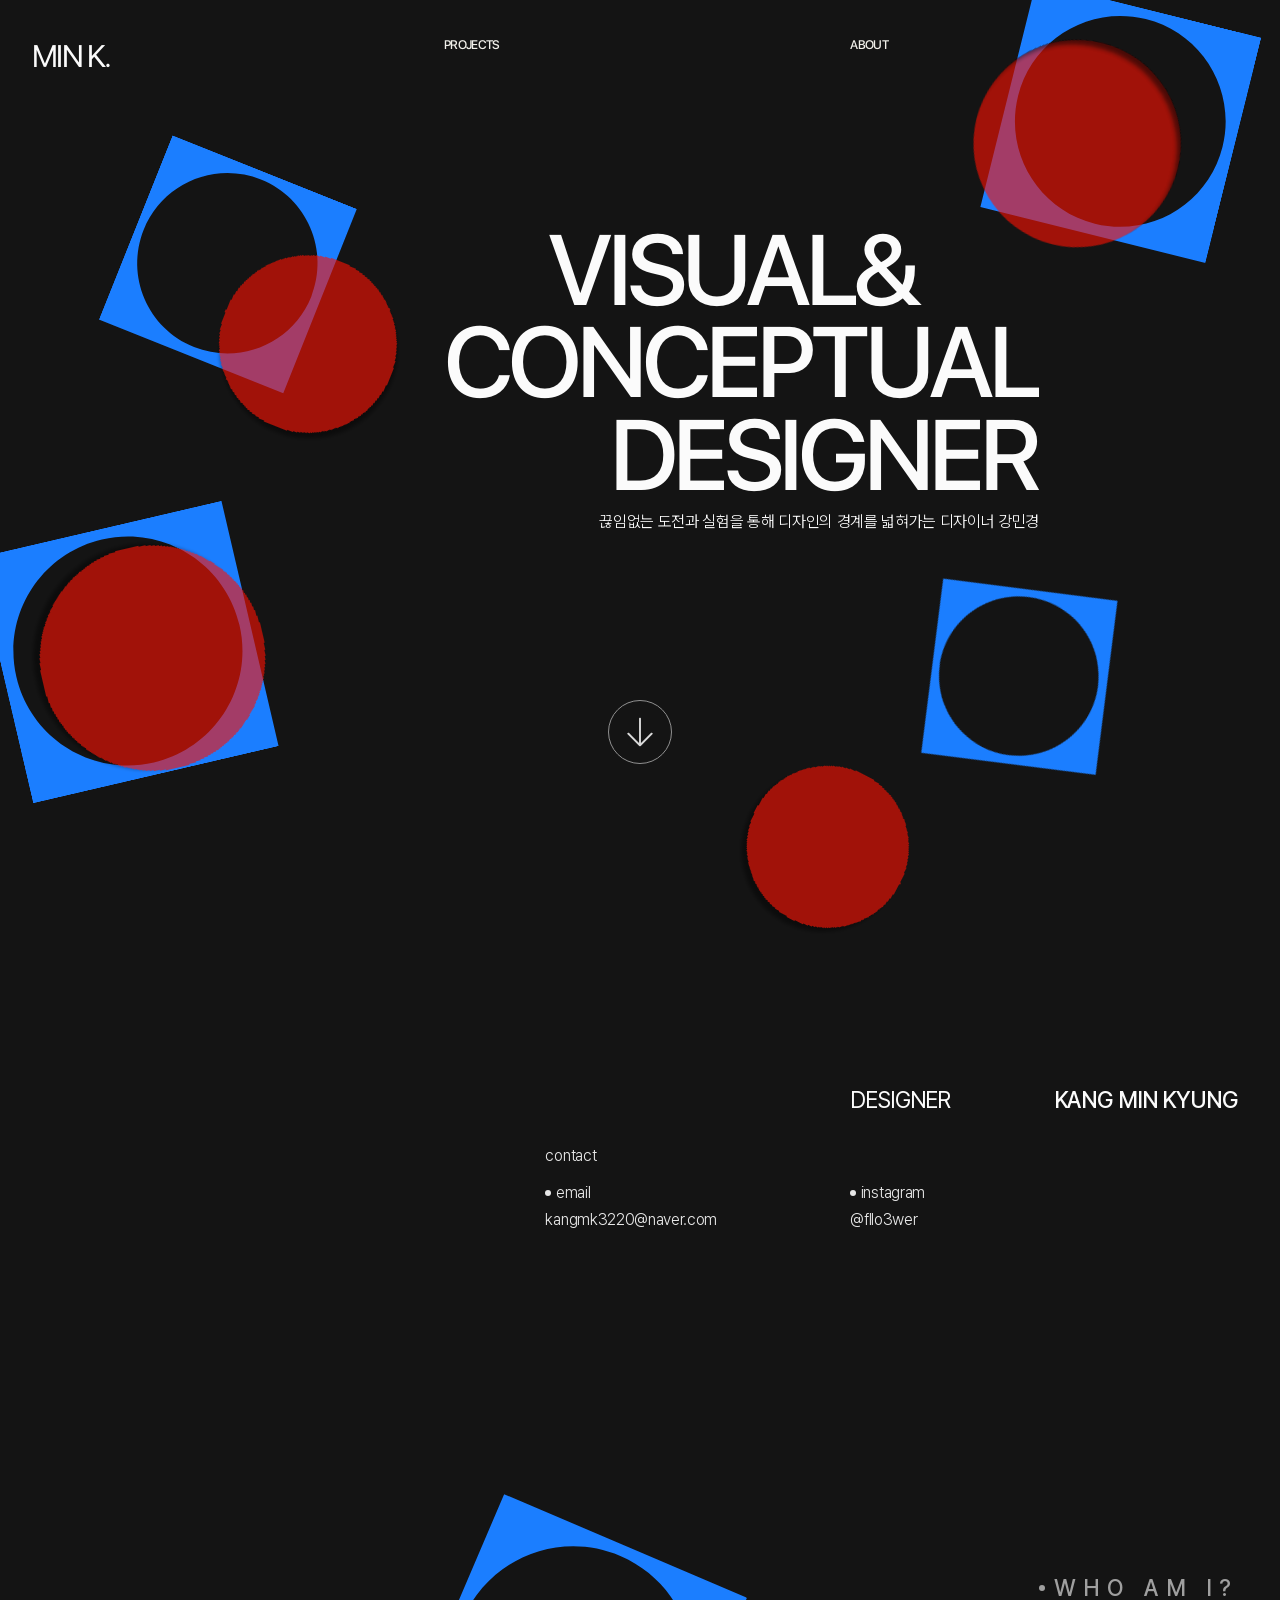
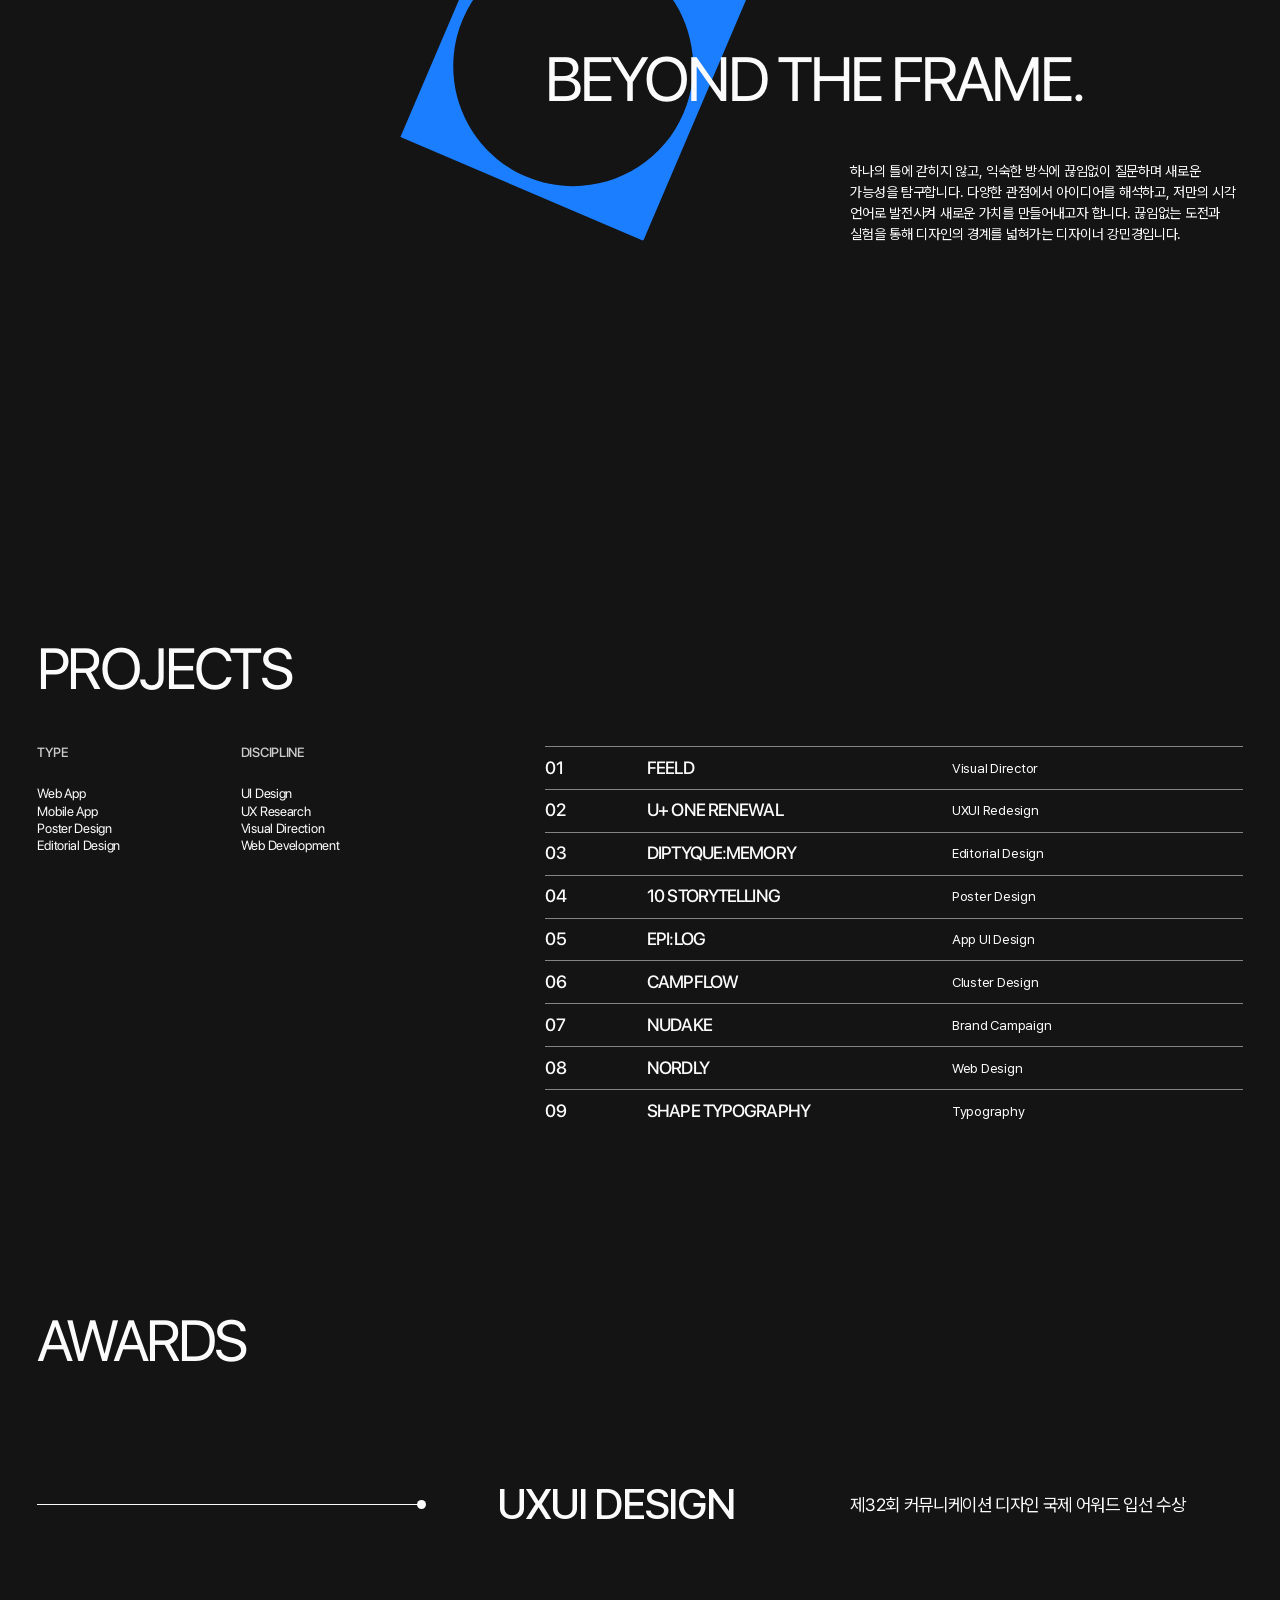
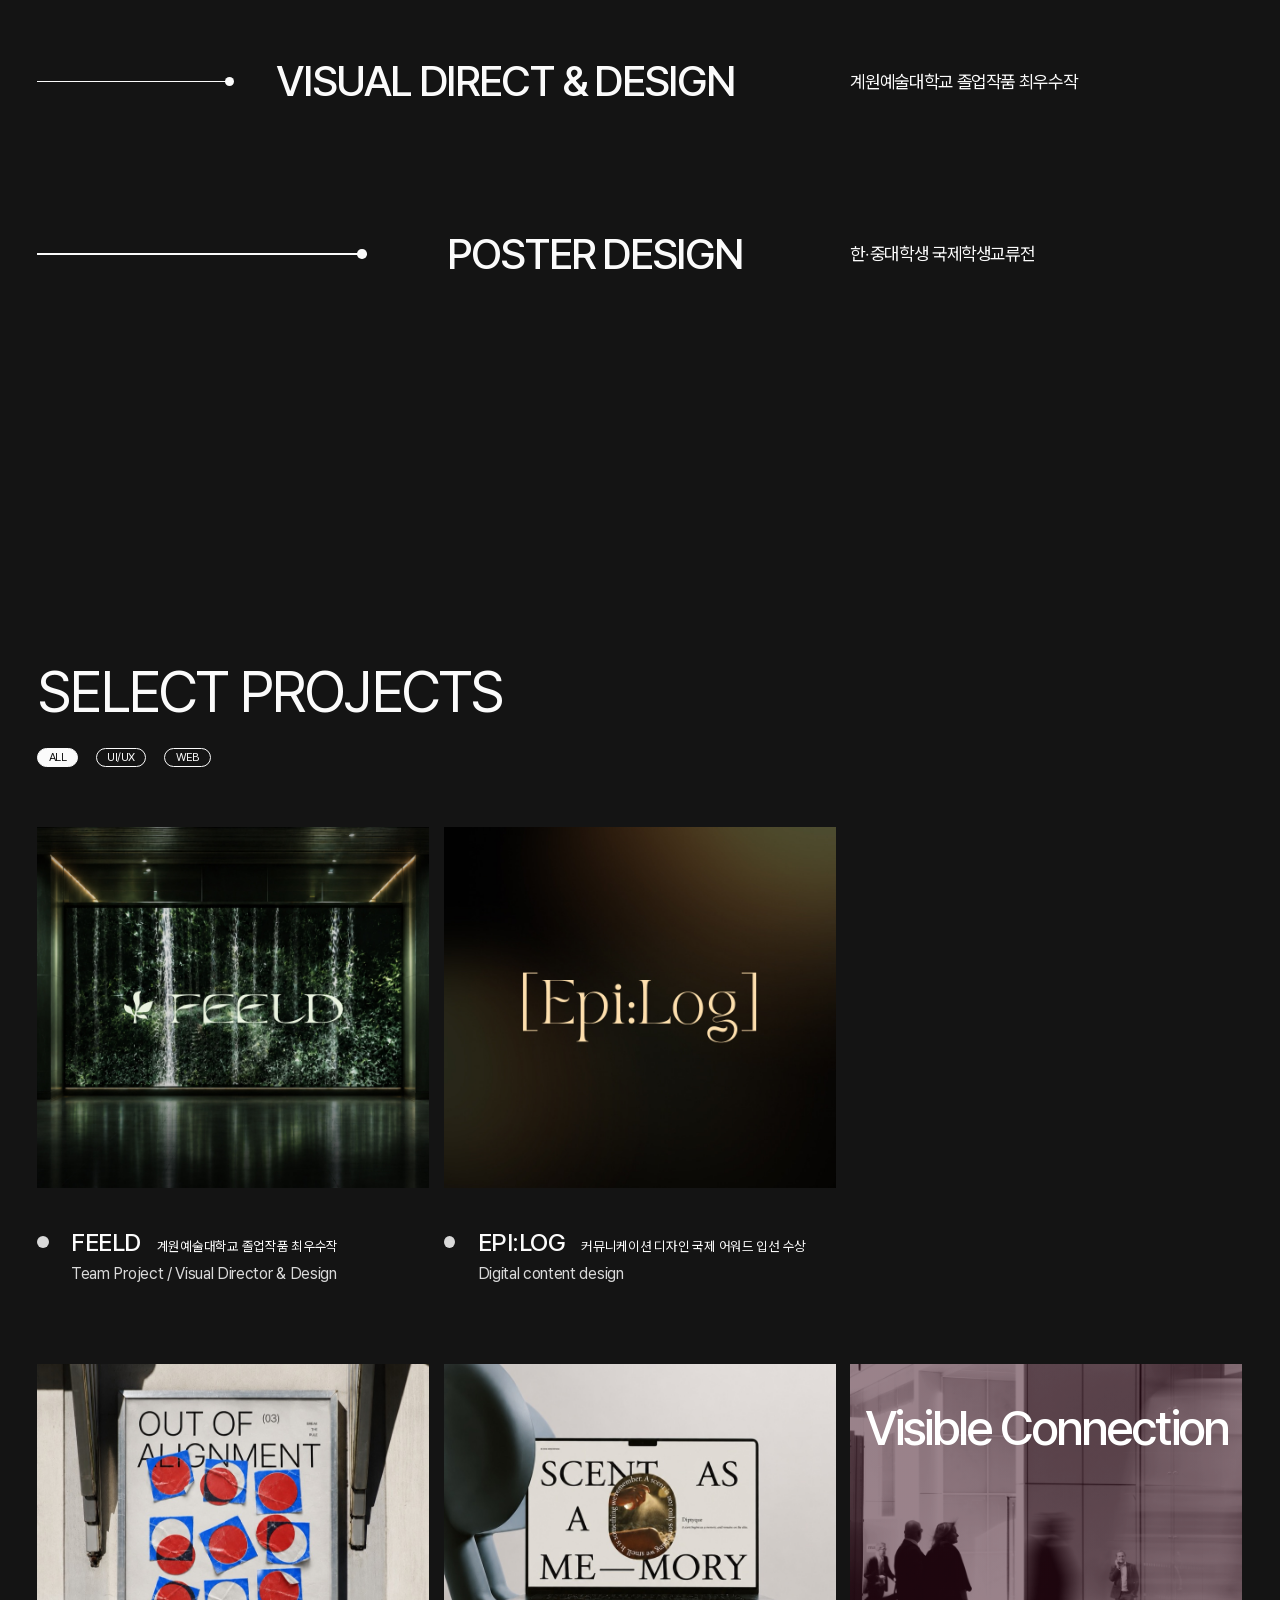
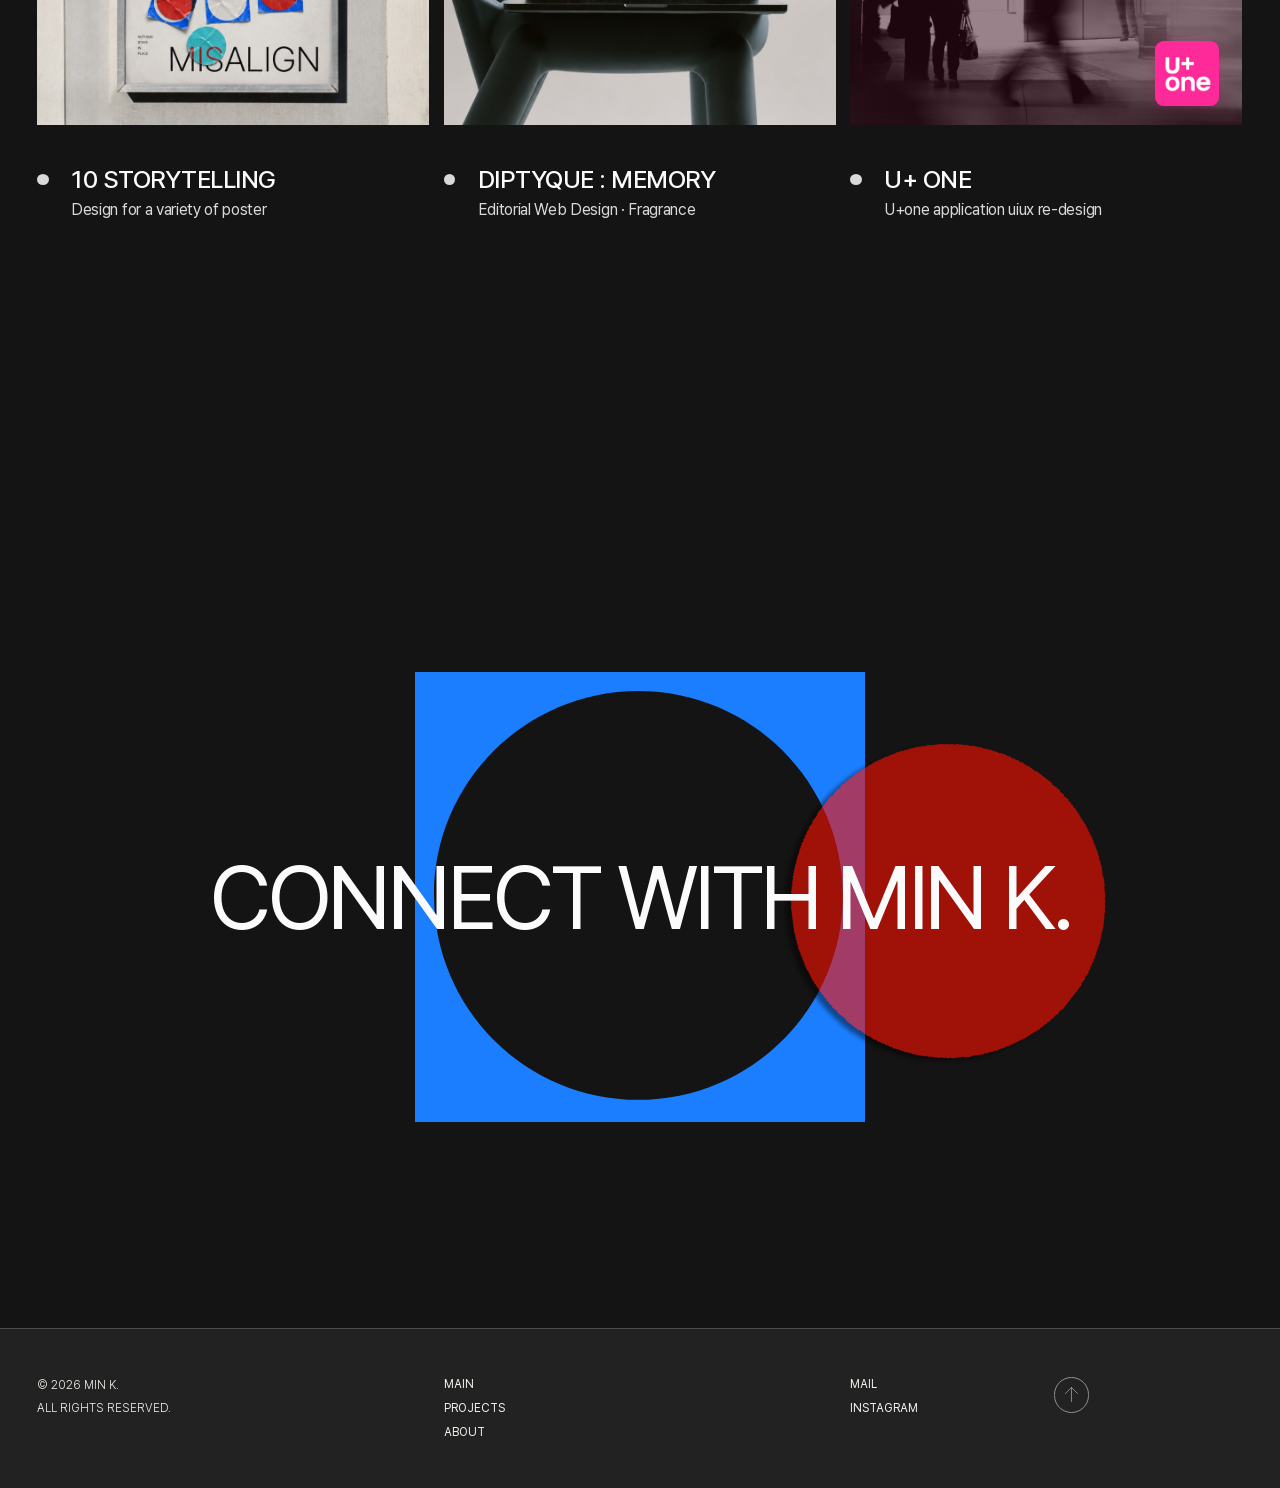
<file: index.html>
<!doctype html>
<html lang="ko">
<head>
  <meta charset="utf-8">
  <meta name="viewport" content="width=device-width, initial-scale=1">
  <title>MIN K. — Visual &amp; Conceptual Designer</title>
  <meta name="description" content="하나의 틀에 갇히지 않고 디자인의 경계를 넓혀가는 디자이너 강민경의 포트폴리오.">
  <link rel="stylesheet" href="css/style.css?v=3349d2b3">
  <script>try{if(sessionStorage.getItem("mk-fade")){sessionStorage.removeItem("mk-fade");document.documentElement.classList.add("is-entering")}}catch(e){}</script>
  <script src="js/main.js?v=e828b094" defer></script>
</head>
<body class="main">
  <header class="site-header wrap grid">
    <a class="logo" href="index.html">MIN K.</a>
    <nav class="gnb" aria-label="주요 메뉴">
      <a href="index.html#projects">PROJECTS</a>
      <a href="index.html#about">ABOUT</a>
    </nav>
  </header>

  <main>
    <!-- HERO -->
    <section class="hero" id="top">
      <div class="stage" aria-hidden="true">
        <div class="shape s-hero-tr" data-depth="1.6"><div class="shape__in"><img decoding="async" class="shape__frame" src="assets/main/shape-hero-tr-frame.svg" alt=""><img decoding="async" class="shape__dot" src="assets/main/shape-hero-tr-dot.svg" alt=""></div></div>
        <div class="shape s-hero-l" data-depth="2.6"><div class="shape__in"><img decoding="async" class="shape__frame" src="assets/main/shape-hero-l-frame.svg" alt=""><img decoding="async" class="shape__dot" src="assets/main/shape-hero-l-dot.svg" alt=""></div></div>
        <div class="shape s-hero-r" data-depth="2"><div class="shape__in"><img decoding="async" class="shape__dot" src="assets/main/shape-hero-r-dot.svg" alt=""><img decoding="async" class="shape__frame" src="assets/main/shape-hero-r-frame.svg" alt=""></div></div>
        <div class="shape s-hero-tl" data-depth="3.2"><div class="shape__in"><img decoding="async" class="shape__frame" src="assets/main/shape-hero-tl-frame.svg" alt=""><img decoding="async" class="shape__dot" src="assets/main/shape-hero-tl-dot.svg" alt=""></div></div>
      </div>
      <div class="wrap grid hero__inner">
        <h1 class="hero__title"><span>VISUAL&amp;</span><span>CONCEPTUAL</span><span>DESIGNER</span></h1>
        <p class="hero__sub">끊임없는 도전과 실험을 통해 디자인의 경계를 넓혀가는 디자이너 강민경</p>
      </div>
      <button class="scroll-cue" type="button" data-scroll-to="about" aria-label="ABOUT 섹션으로 이동">
        <img decoding="async" src="assets/main/scroll-arrow.svg" alt="">
        <img decoding="async" src="assets/main/scroll-arrow-2.svg" alt="">
      </button>
    </section>

    <!-- ABOUT -->
    <section class="about wrap" id="about">
      <div class="grid about__head">
        <p class="about__role">DESIGNER</p>
        <p class="about__name">KANG MIN KYUNG</p>
        <div class="contact">
          <p class="contact__title">contact</p>
          <div class="contact__item">
            <span class="contact__key"><img decoding="async" class="dot" src="assets/main/dot-6.svg" alt="">email</span>
            <a href="mailto:kangmk3220@naver.com">kangmk3220@naver.com</a>
          </div>
          <div class="contact__item">
            <span class="contact__key"><img decoding="async" class="dot" src="assets/main/dot-6.svg" alt="">instagram</span>
            <a href="https://www.instagram.com/fllo3wer/" target="_blank" rel="noopener">@fllo3wer</a>
          </div>
        </div>
      </div>

      <div class="grid statement">
        <div class="shape s-about" aria-hidden="true"><div class="shape__in"><img decoding="async" src="assets/main/shape-about.svg" alt=""></div></div>
        <p class="statement__who"><img decoding="async" class="dot" src="assets/main/dot-6-dim.svg" alt="">WHO AM I?</p>
        <h2 class="statement__title">BEYOND THE FRAME.</h2>
        <p class="statement__text">하나의 틀에 갇히지 않고, 익숙한 방식에 끊임없이 질문하며 새로운 가능성을 탐구합니다. 다양한 관점에서 아이디어를 해석하고, 저만의 시각 언어로 발전시켜 새로운 가치를 만들어내고자 합니다. 끊임없는 도전과 실험을 통해 디자인의 경계를 넓혀가는 디자이너 강민경입니다.</p>
      </div>
    </section>

    <!-- PROJECTS -->
    <section class="projects wrap" id="projects">
      <div class="grid">
        <h2 class="section-title">PROJECTS</h2>
      </div>
      <div class="grid projects__body">
        <div class="info">
          <p class="label">TYPE</p>
          <p class="list-sm">Web App<br>Mobile App<br>Poster Design<br>Editorial Design</p>
        </div>
        <div class="info">
          <p class="label">DISCIPLINE</p>
          <p class="list-sm">UI Design<br>UX Research<br>Visual Direction<br>Web Development</p>
        </div>
        <ol class="plist">
          <li><div class="plist__row" data-preview="assets/main/card-feeld.jpg"><span class="plist__num">01</span><span class="plist__name">FEELD</span><span class="plist__cat">Visual Director</span></div></li>
          <li><a class="plist__row" href="uplus.html" data-preview="assets/main/card-uplus.jpg"><span class="plist__num">02</span><span class="plist__name">U+ ONE RENEWAL</span><span class="plist__cat">UXUI Redesign</span></a></li>
          <li><a class="plist__row" href="diptyque.html" data-preview="assets/main/card-diptyque.jpg"><span class="plist__num">03</span><span class="plist__name">DIPTYQUE:MEMORY</span><span class="plist__cat">Editorial Design</span></a></li>
          <li><a class="plist__row" href="storytelling.html" data-preview="assets/main/card-story.jpg"><span class="plist__num">04</span><span class="plist__name">10 STORYTELLING</span><span class="plist__cat">Poster Design</span></a></li>
          <li><div class="plist__row" data-preview="assets/main/card-epilog.jpg"><span class="plist__num">05</span><span class="plist__name">EPI:LOG</span><span class="plist__cat">App UI Design</span></div></li>
          <li><div class="plist__row"><span class="plist__num">06</span><span class="plist__name">CAMPFLOW</span><span class="plist__cat">Cluster Design</span></div></li>
          <li><div class="plist__row"><span class="plist__num">07</span><span class="plist__name">NUDAKE</span><span class="plist__cat">Brand Campaign</span></div></li>
          <li><a class="plist__row" href="nordly.html" data-preview="assets/nordly/hero.jpg"><span class="plist__num">08</span><span class="plist__name">NORDLY</span><span class="plist__cat">Web Design</span></a></li>
          <li><div class="plist__row"><span class="plist__num">09</span><span class="plist__name">SHAPE TYPOGRAPHY</span><span class="plist__cat">Typography</span></div></li>
        </ol>
      </div>
    </section>

    <!-- AWARDS -->
    <section class="awards wrap" id="awards">
      <div class="grid">
        <h2 class="section-title">AWARDS</h2>
        <ul class="alist">
          <li class="alist__row alist__row--1"><span class="alist__line" aria-hidden="true"></span><p class="alist__name">UXUI DESIGN</p><p class="alist__desc">제32회 커뮤니케이션 디자인 국제 어워드 입선 수상</p></li>
          <li class="alist__row alist__row--2"><span class="alist__line" aria-hidden="true"></span><p class="alist__name">VISUAL DIRECT &amp; DESIGN</p><p class="alist__desc">계원예술대학교 졸업작품 최우수작</p></li>
          <li class="alist__row alist__row--3"><span class="alist__line" aria-hidden="true"></span><p class="alist__name">POSTER DESIGN</p><p class="alist__desc">한·중대학생 국제학생교류전</p></li>
        </ul>
      </div>
    </section>

    <!-- SELECT PROJECTS -->
    <section class="work wrap" id="work">
      <div class="grid">
        <h2 class="section-title">SELECT PROJECTS</h2>
        <div class="chips" role="group" aria-label="프로젝트 분류">
          <button class="chip" type="button" data-filter="all" aria-pressed="true">ALL</button>
          <button class="chip" type="button" data-filter="uiux" aria-pressed="false">UI/UX</button>
          <button class="chip" type="button" data-filter="web" aria-pressed="false">WEB</button>
        </div>

        <div class="cards">
          <article class="card card--feeld" data-category="visual">
            <div class="card__media">
              <img decoding="async" loading="lazy" class="cover" src="assets/main/card-feeld.jpg" width="882" height="812" alt="어두운 전시 공간에 FEELD 로고가 뜬 미디어 월">
            </div>
            <div class="card__cap">
              <img decoding="async" class="dot" src="assets/main/dot-13.svg" alt="">
              <h3 class="card__title">FEELD <span class="card__note">계원예술대학교 졸업작품 최우수작</span></h3>
              <p class="card__desc">Team Project / Visual Director &amp; Design</p>
            </div>
          </article>

          <article class="card card--epilog" data-category="uiux">
            <div class="card__media">
              <img decoding="async" loading="lazy" class="cover" src="assets/main/card-epilog.jpg" width="882" height="812" alt="[Epi:Log] 로고">
            </div>
            <div class="card__cap">
              <img decoding="async" class="dot" src="assets/main/dot-13.svg" alt="">
              <h3 class="card__title">EPI:LOG <span class="card__note">커뮤니케이션 디자인 국제 어워드 입선 수상</span></h3>
              <p class="card__desc">Digital content design</p>
            </div>
          </article>

          <a class="card card--story" href="storytelling.html" data-category="poster">
            <div class="card__media">
              <img decoding="async" class="cover" src="assets/main/card-story.jpg" alt="벽에 걸린 OUT OF ALIGNMENT 포스터 목업">
              <span class="card__view" aria-hidden="true">VIEW</span>
            </div>
            <div class="card__cap">
              <img decoding="async" class="dot" src="assets/main/dot-13.svg" alt="">
              <h3 class="card__title">10 STORYTELLING</h3>
              <p class="card__desc">Design for a variety of poster</p>
            </div>
          </a>

          <a class="card card--diptyque" href="diptyque.html" data-category="web">
            <div class="card__media">
              <img decoding="async" class="cover" src="assets/main/card-diptyque.jpg" alt="의자 위 노트북에 띄운 SCENT AS A MEMORY 웹 화면">
              <span class="card__view" aria-hidden="true">VIEW</span>
            </div>
            <div class="card__cap">
              <img decoding="async" class="dot" src="assets/main/dot-13.svg" alt="">
              <h3 class="card__title">DIPTYQUE : MEMORY</h3>
              <p class="card__desc">Editorial Web Design · Fragrance</p>
            </div>
          </a>

          <a class="card card--uplus" href="uplus.html" data-category="uiux">
            <div class="card__media">
              <img decoding="async" class="cover" src="assets/main/uplus-bg.jpg" alt="">
              <p class="uplus__title">Visible Connection</p>
              <img decoding="async" class="uplus__icon" src="assets/main/uplus-icon.png" alt="U+ one 앱 아이콘">
              <span class="card__view" aria-hidden="true">VIEW</span>
            </div>
            <div class="card__cap">
              <img decoding="async" class="dot" src="assets/main/dot-13.svg" alt="">
              <h3 class="card__title">U+ ONE</h3>
              <p class="card__desc">U+one application uiux re-design</p>
            </div>
          </a>
        </div>
      </div>
    </section>

    <!-- CONNECT -->
    <section class="connect" id="contact">
      <div class="stage" aria-hidden="true">
        <div class="shape s-connect-square"><div class="shape__in"><img decoding="async" src="assets/main/shape-connect-square.svg" alt=""></div></div>
        <div class="shape s-connect-circle"><div class="shape__in"><img decoding="async" src="assets/main/shape-connect-circle.svg" alt=""></div></div>
      </div>
      <h2 class="connect__title">
        <button class="connect__copy" type="button" data-copy="kangmk3220@naver.com" aria-describedby="connect-hint">CONNECT WITH MIN K.</button>
      </h2>
      <p class="connect__hint" id="connect-hint">CLICK TO COPY EMAIL</p>
    </section>
  </main>

  <div class="plist-preview" aria-hidden="true"><img decoding="async" alt=""></div>
  <p class="toast" role="status" aria-live="polite"></p>

  <footer class="site-footer">
    <div class="wrap grid">
      <div class="foot-col foot-col--copy">
        <p>© 2026 MIN K.</p>
        <p>ALL RIGHTS RESERVED.</p>
      </div>
      <nav class="foot-col foot-col--nav" aria-label="푸터 메뉴">
        <a href="index.html">MAIN</a>
        <a href="index.html#projects">PROJECTS</a>
        <a href="index.html#about">ABOUT</a>
      </nav>
      <div class="foot-col foot-col--sns">
        <a href="mailto:kangmk3220@naver.com">MAIL</a>
        <a href="https://www.instagram.com/fllo3wer/" target="_blank" rel="noopener">INSTAGRAM</a>
      </div>
      <button class="to-top" type="button" data-scroll-top aria-label="맨 위로">
        <img decoding="async" src="assets/common/top-arrow.svg" alt="">
        <img decoding="async" src="assets/common/top-arrow-hover.svg" alt="">
      </button>
    </div>
  </footer>
</body>
</html>
</file>
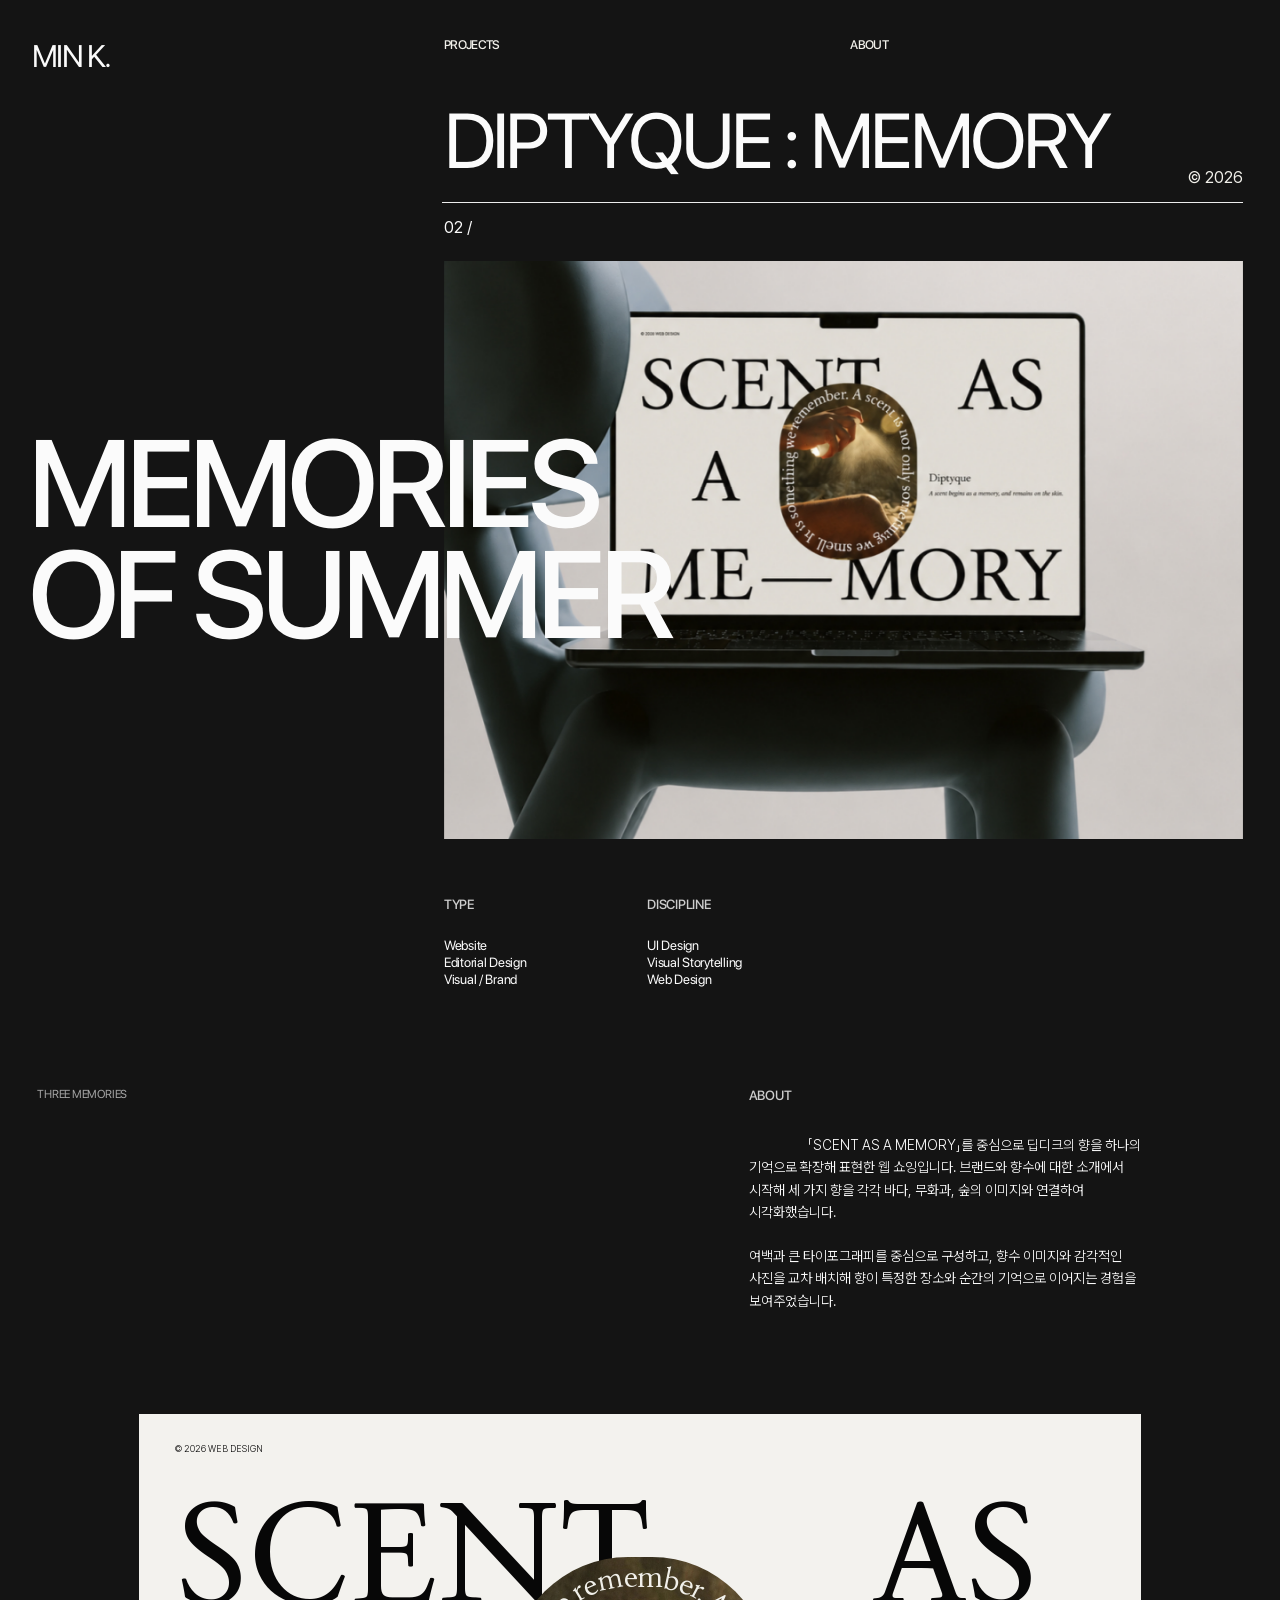
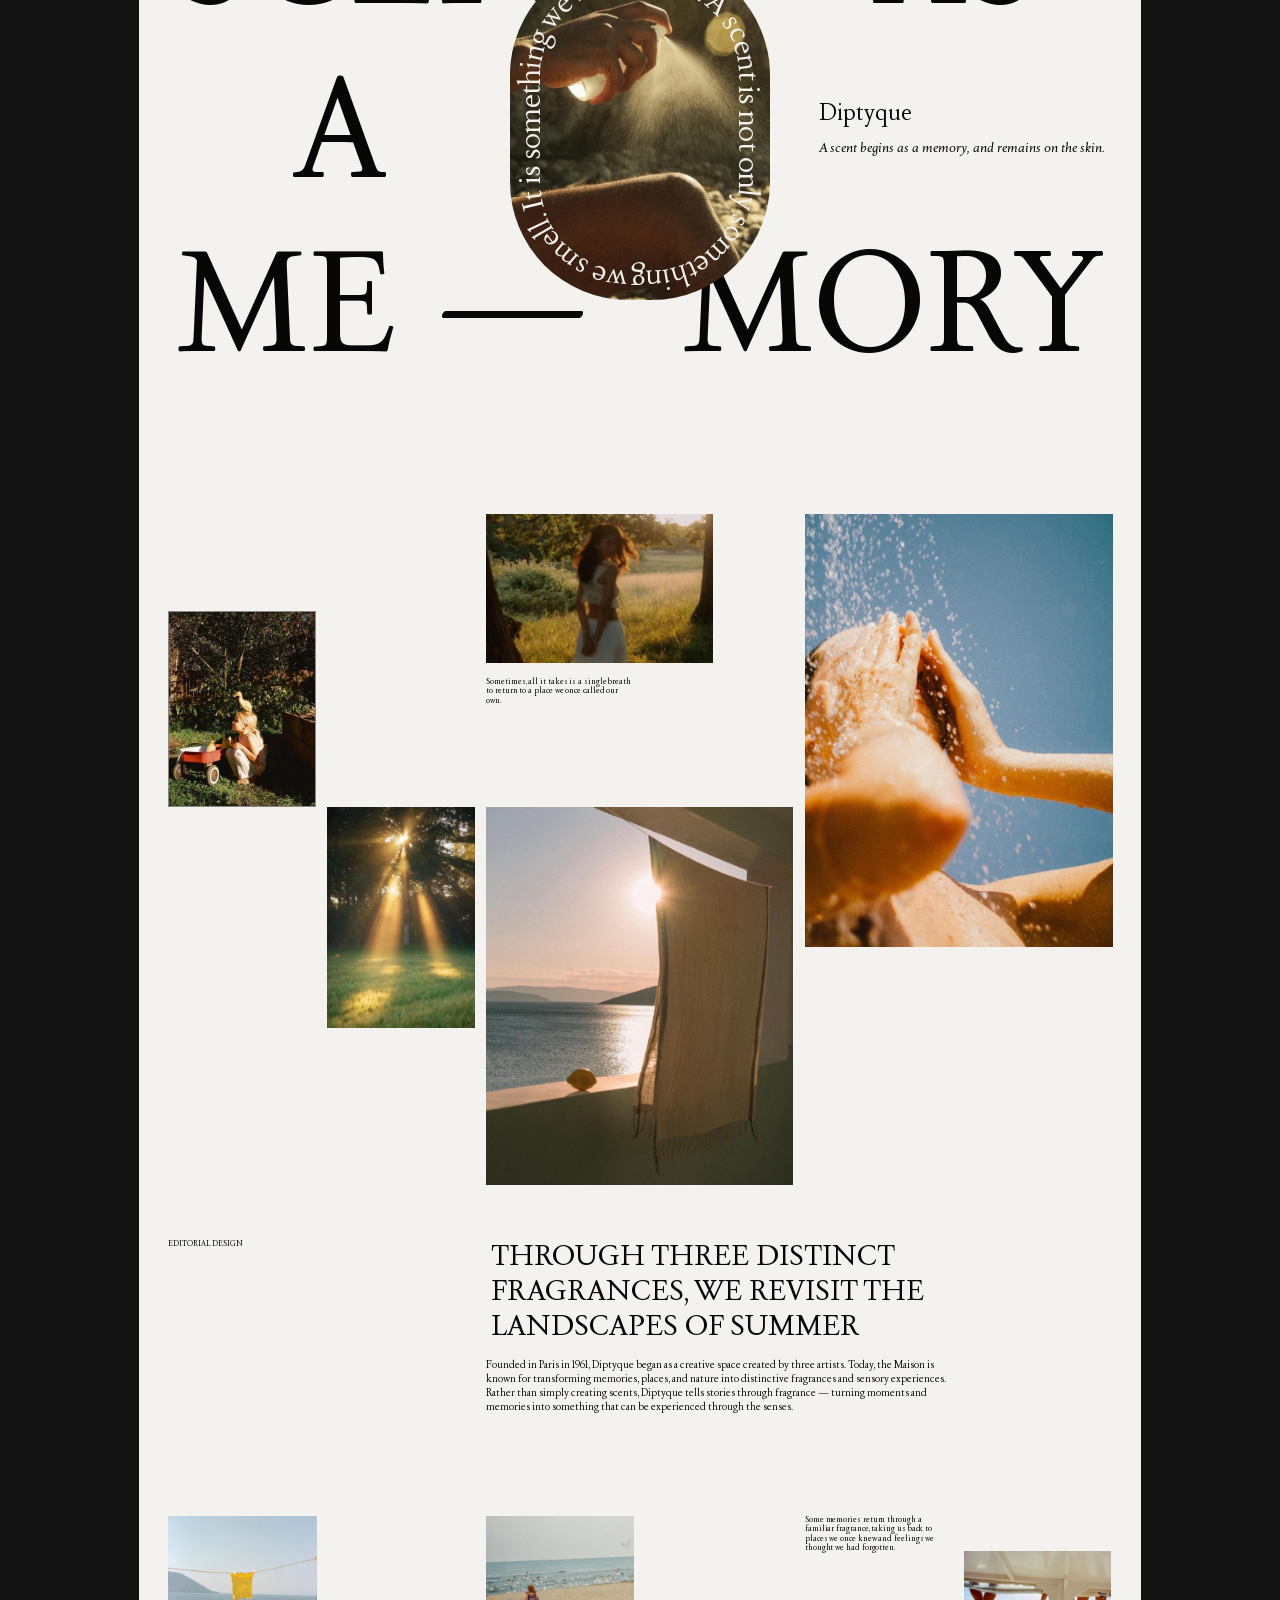
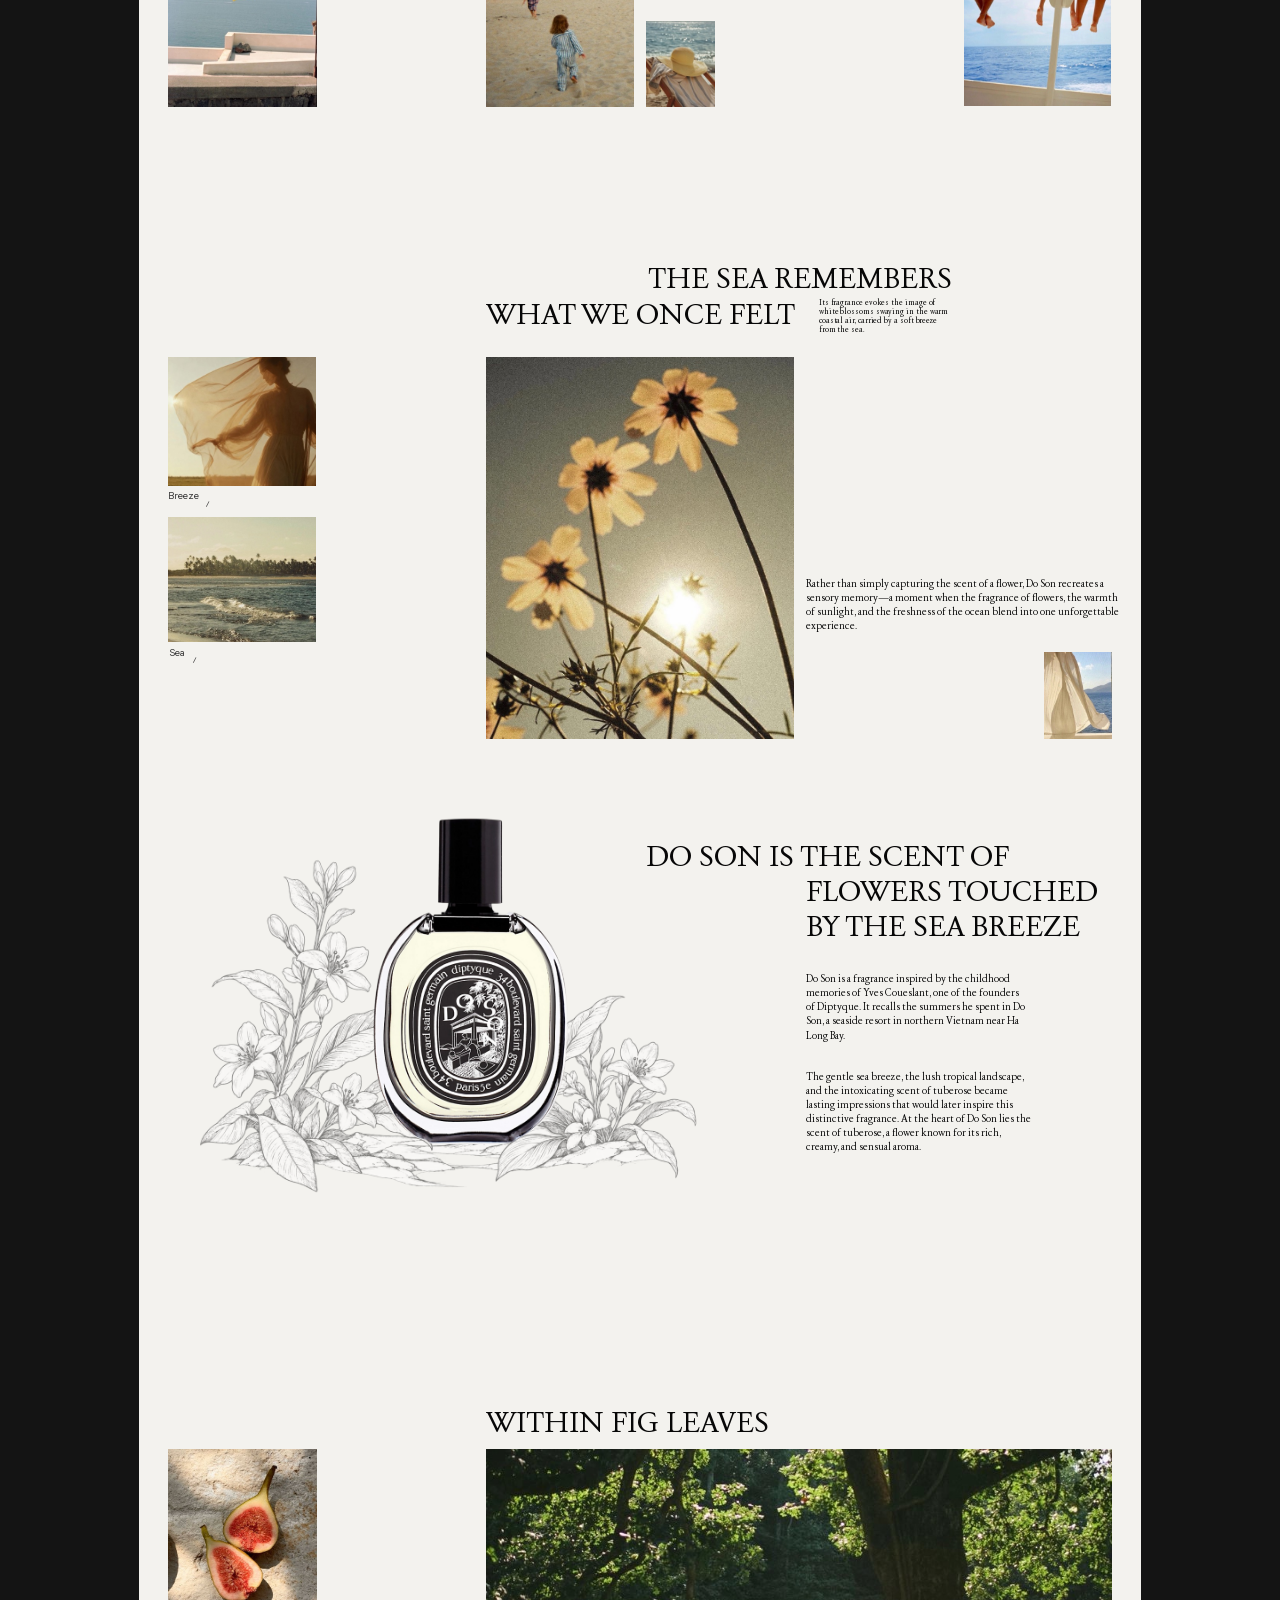
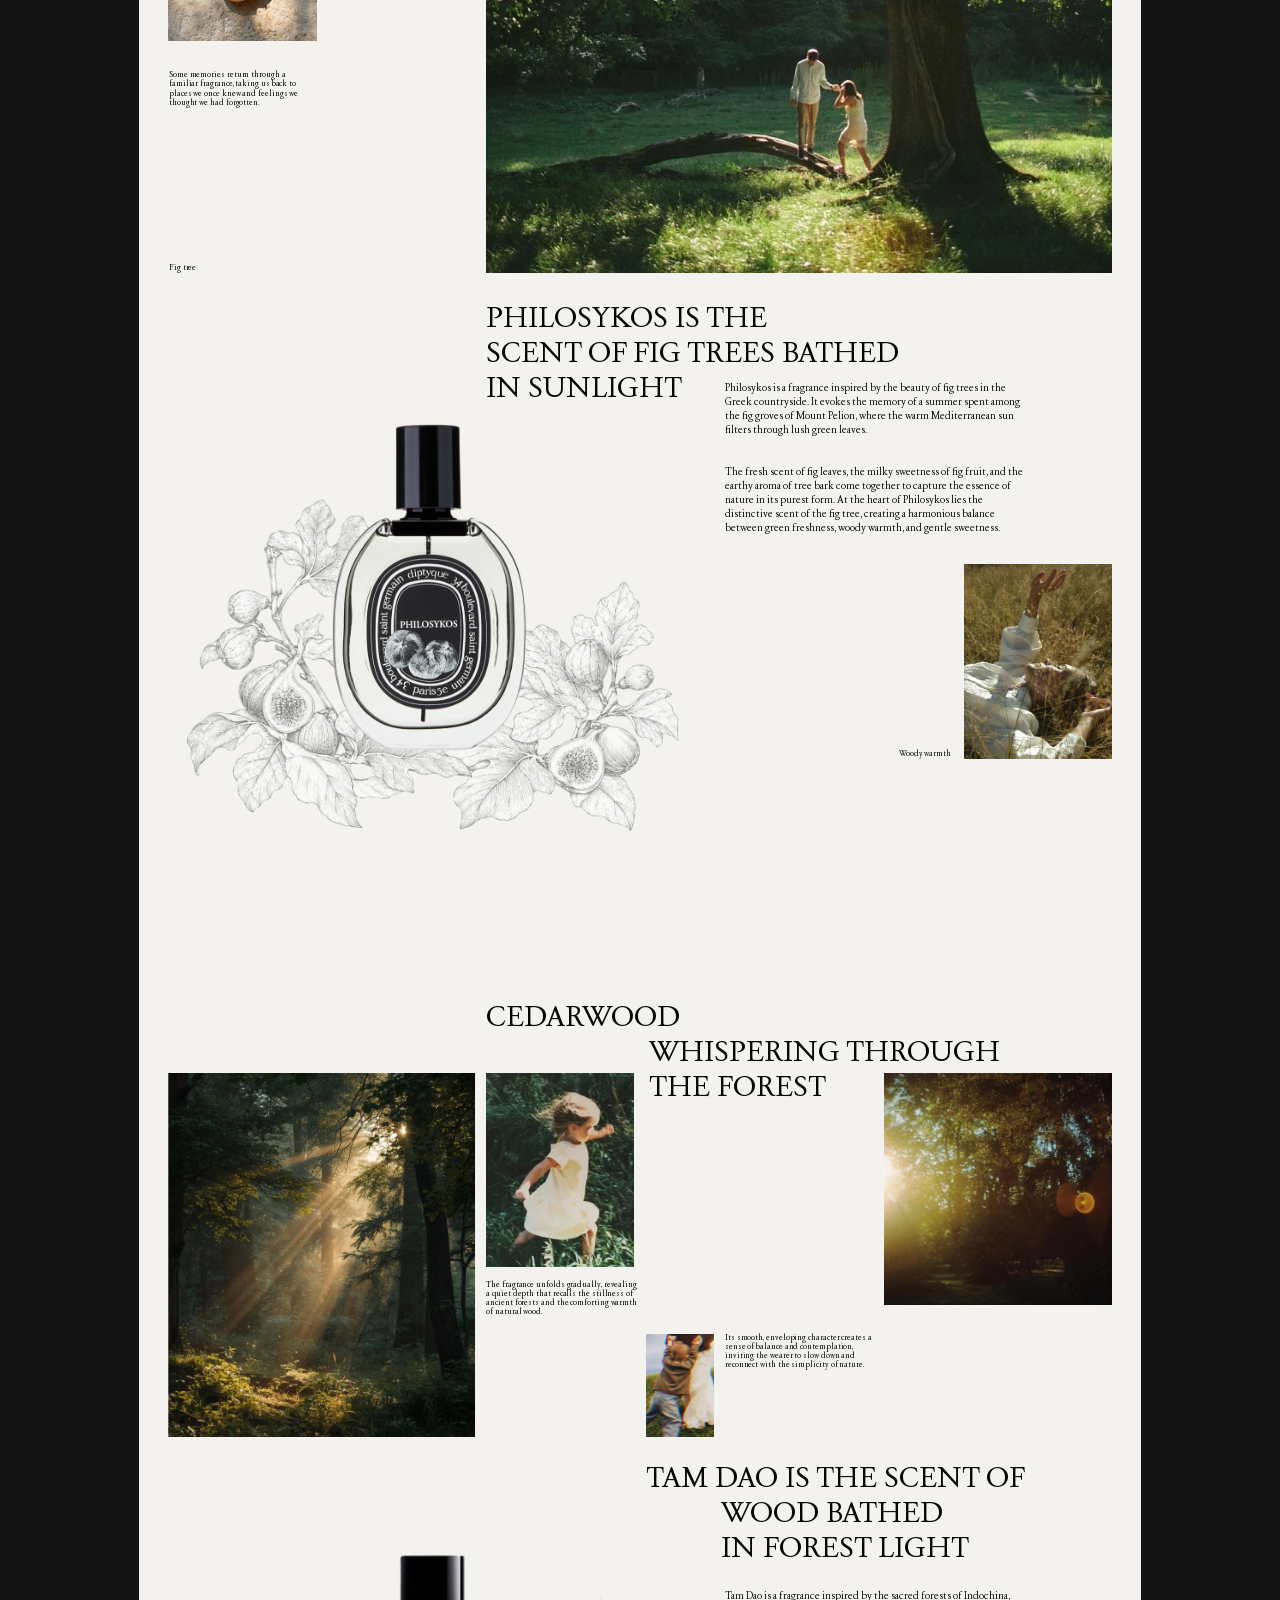
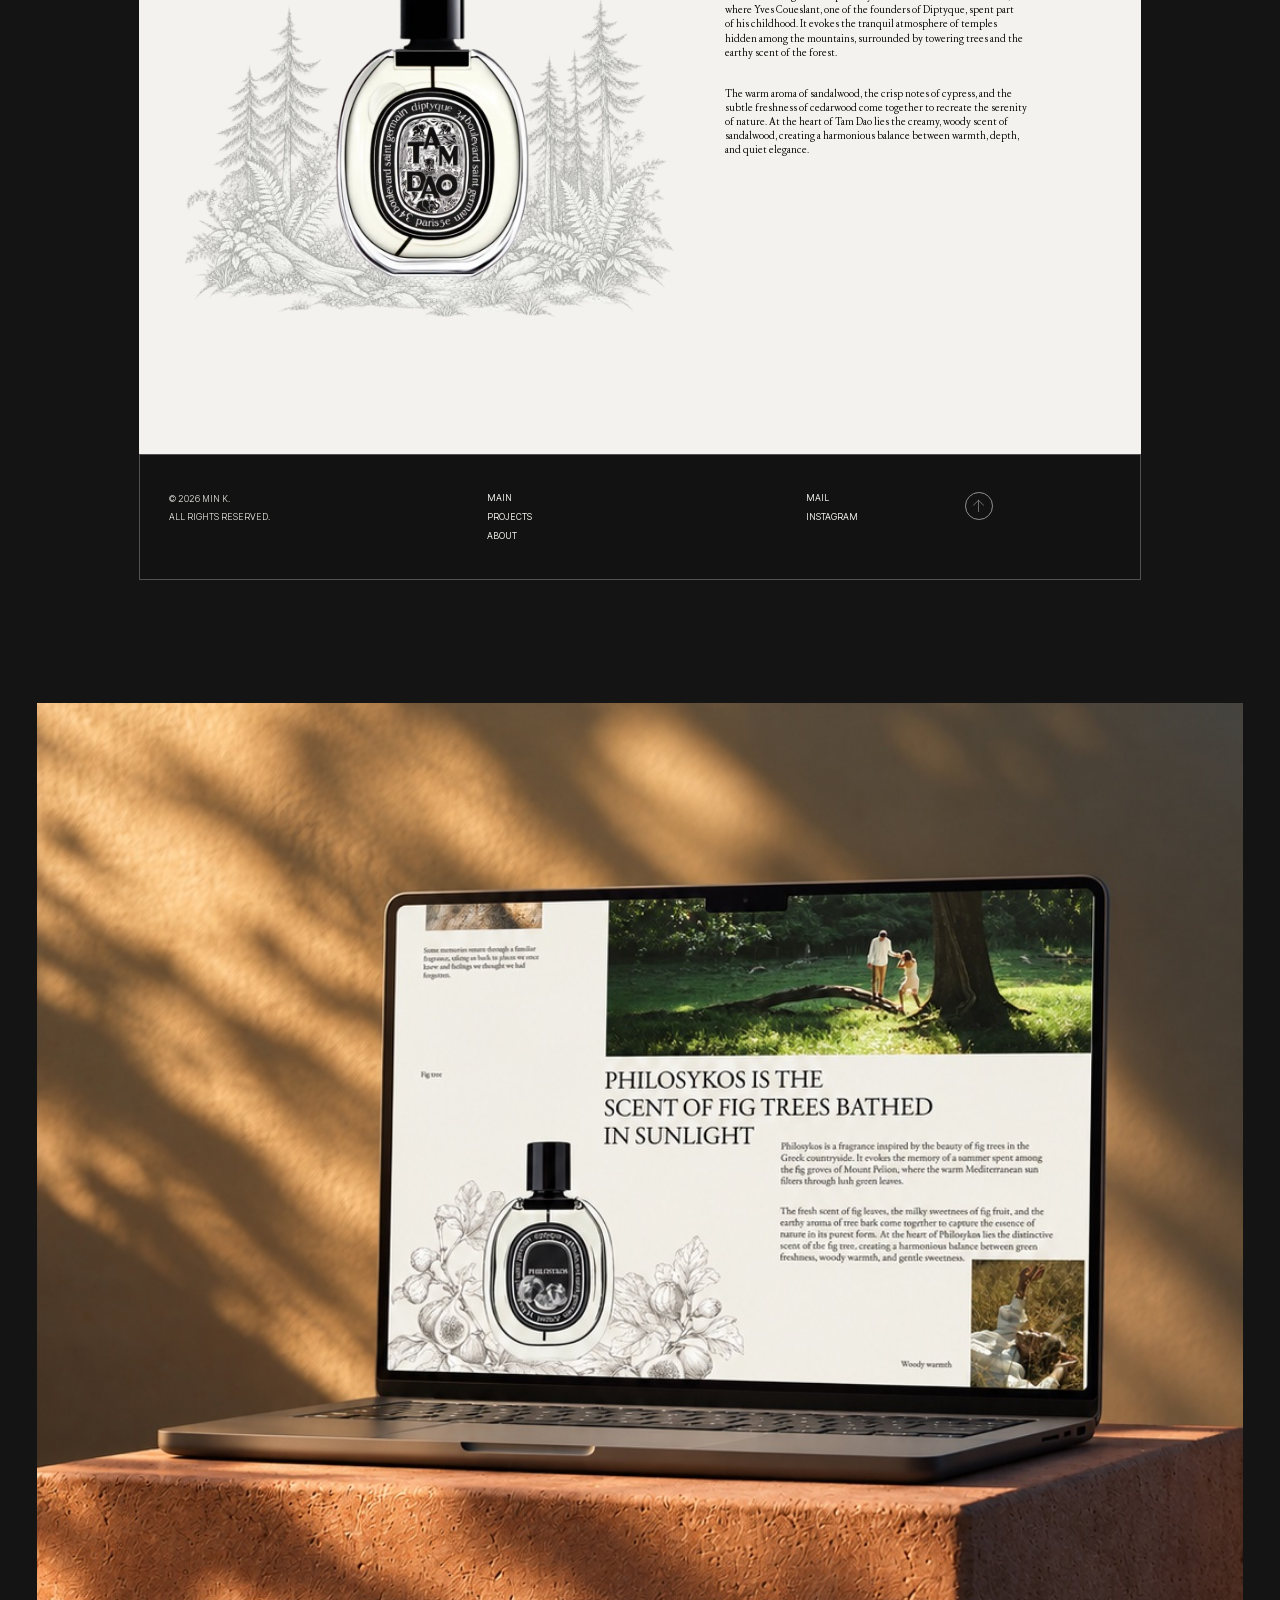
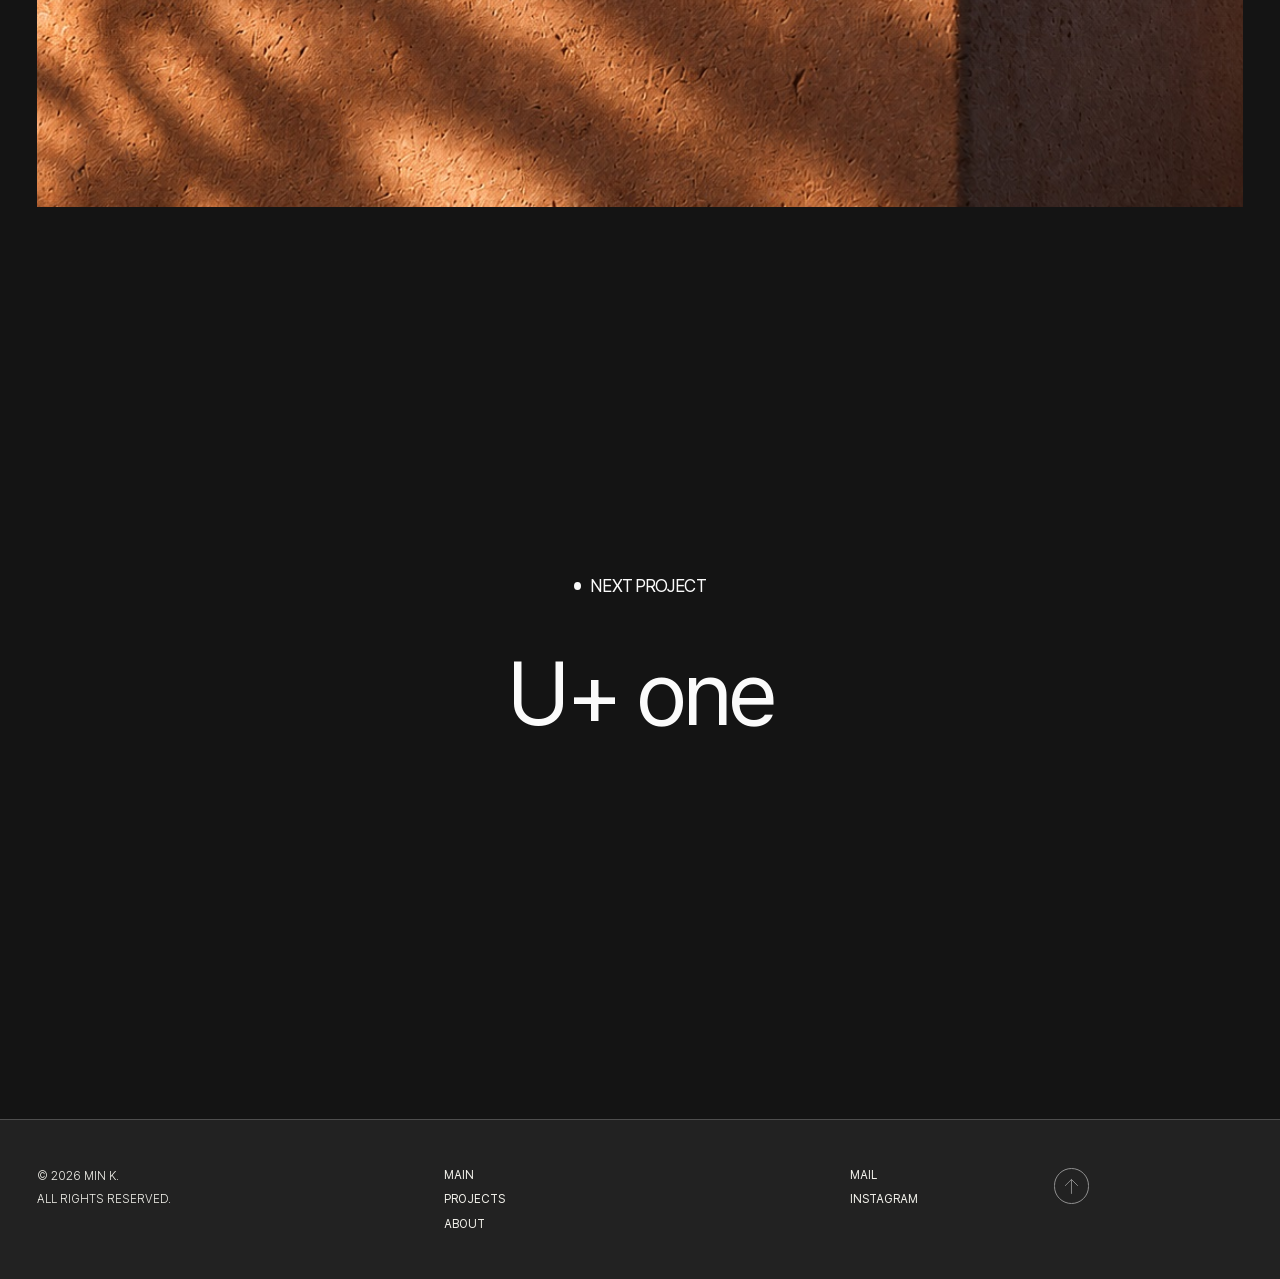
<file: diptyque.html>
<!doctype html>
<html lang="ko">
<head>
  <meta charset="utf-8">
  <meta name="viewport" content="width=device-width, initial-scale=1">
  <title>DIPTYQUE : MEMORY — MIN K.</title>
  <meta name="description" content="「SCENT AS A MEMORY」를 중심으로 딥디크의 향을 하나의 기억으로 확장한 에디토리얼 웹 쇼잉.">
  <link rel="stylesheet" href="css/style.css?v=3349d2b3">
  <script>try{if(sessionStorage.getItem("mk-fade")){sessionStorage.removeItem("mk-fade");document.documentElement.classList.add("is-entering")}}catch(e){}</script>
  <script src="js/main.js?v=e828b094" defer></script>
</head>
<body class="diptyque">
  <div class="progress" aria-hidden="true"></div>
  <!-- chromatic aberration used by the Figma shader effect on one Tam Dao photo -->
  <svg width="0" height="0" style="position:absolute" aria-hidden="true" focusable="false">
    <filter id="chroma" color-interpolation-filters="sRGB">
      <feColorMatrix in="SourceGraphic" type="matrix" values="1 0 0 0 0  0 0 0 0 0  0 0 0 0 0  0 0 0 1 0" result="r"/>
      <feOffset in="r" dx="-1.2" dy="0" result="rs"/>
      <feColorMatrix in="SourceGraphic" type="matrix" values="0 0 0 0 0  0 1 0 0 0  0 0 0 0 0  0 0 0 1 0" result="g"/>
      <feColorMatrix in="SourceGraphic" type="matrix" values="0 0 0 0 0  0 0 0 0 0  0 0 1 0 0  0 0 0 1 0" result="b"/>
      <feOffset in="b" dx="1.2" dy="0" result="bs"/>
      <feBlend in="rs" in2="g" mode="screen" result="rg"/>
      <feBlend in="rg" in2="bs" mode="screen"/>
    </filter>
  </svg>

  <header class="site-header wrap grid">
    <a class="logo" href="index.html">MIN K.</a>
    <nav class="gnb" aria-label="주요 메뉴">
      <a href="index.html#projects">PROJECTS</a>
      <a href="index.html#about">ABOUT</a>
    </nav>
  </header>

  <main>
    <section class="p-hero wrap" id="top">
      <div class="grid p-title">
        <h1>DIPTYQUE : MEMORY</h1>
        <p class="p-title__year">© 2026</p>
        <div class="p-title__rule" aria-hidden="true"></div>
        <p class="p-title__index">02 /</p>
      </div>
      <div class="grid">
        <figure class="media p-hero__img">
          <img decoding="async" src="assets/diptyque/hero.jpg" alt="의자 위 노트북에 띄운 SCENT AS A MEMORY 웹 화면">
        </figure>
      </div>
      <p class="p-hero__big" aria-hidden="true"><span>MEMORIES</span><span>OF SUMMER</span></p>
    </section>

    <section class="wrap grid p-meta">
      <div class="info">
        <p class="label">TYPE</p>
        <p class="list-sm">Website<br>Editorial Design<br>Visual / Brand</p>
      </div>
      <div class="info">
        <p class="label">DISCIPLINE</p>
        <p class="list-sm">UI Design<br>Visual Storytelling<br>Web Design</p>
      </div>
    </section>

    <section class="wrap grid p-about">
      <p class="p-about__kicker">THREE MEMORIES</p>
      <div class="p-about__body">
        <h2 class="label">ABOUT</h2>
        <p class="indent">「SCENT AS A MEMORY」를 중심으로 딥디크의 향을 하나의 기억으로 확장해 표현한 웹 쇼잉입니다. 브랜드와 향수에 대한 소개에서 시작해 세 가지 향을 각각 바다, 무화과, 숲의 이미지와 연결하여 시각화했습니다.</p>
        <p>여백과 큰 타이포그래피를 중심으로 구성하고, 향수 이미지와 감각적인 사진을 교차 배치해 향이 특정한 장소와 순간의 기억으로 이어지는 경험을 보여주었습니다.</p>
      </div>
    </section>

    <section class="wrap grid">
      <div class="ws-holder">
<div class="ws" role="img" aria-label="DIPTYQUE : MEMORY 웹 쇼잉 — SCENT AS A MEMORY 에디토리얼 웹 디자인">
        <div class="ab cover" style="left:3.889cqw;top:496.944cqw;width:49.705cqw;height:33.137cqw;opacity:.3"><img decoding="async" src="assets/diptyque/i67.png" alt="" loading="lazy"></div>
        <div class="ab cover" style="left:3.889cqw;top:387.431cqw;width:50.833cqw;height:33.889cqw;opacity:.5"><img decoding="async" src="assets/diptyque/i66.png" alt="" loading="lazy"></div>
        <div class="ab cover" style="left:2.917cqw;top:79.514cqw;width:14.792cqw;height:19.583cqw;border:0.069cqw solid rgba(7,7,7,.45)"><img decoding="async" src="assets/diptyque/i44.jpg" alt="" loading="lazy"></div>
        <div class="ab crop" style="left:2.848cqw;top:213.889cqw;width:14.773cqw;height:12.794cqw"><img decoding="async" src="assets/diptyque/i34.jpg" alt="" loading="lazy" style="left:0%;top:-6.48%;width:100%;height:153.86%"></div>
        <div class="ab crop" style="left:66.458cqw;top:69.861cqw;width:30.691cqw;height:43.194cqw"><img decoding="async" src="assets/diptyque/i32.jpg" alt="" loading="lazy" style="left:0%;top:-6.48%;width:100%;height:106.58%"></div>
        <p class="ab body" style="left:34.652cqw;top:154.167cqw;width:46.528cqw">Founded in Paris in 1961, Diptyque began as a creative space created by three artists. Today, the Maison is known for transforming memories, places, and nature into distinctive fragrances and sensory experiences. Rather than simply creating scents, Diptyque tells stories through fragrance — turning moments and memories into something that can be experienced through the senses.</p>
        <p class="ab sm" style="left:66.458cqw;top:169.861cqw;width:14.722cqw">Some memories return through a familiar fragrance, taking us back to places we once knew and feelings we thought we had forgotten.</p>
        <p class="ab sm" style="left:2.986cqw;top:345cqw;width:14.722cqw">Some memories return through a familiar fragrance, taking us back to places we once knew and feelings we thought we had forgotten.</p>
        <p class="ab sm" style="left:34.652cqw;top:465.694cqw;width:15.208cqw">The fragrance unfolds gradually, revealing a quiet depth that recalls the stillness of ancient forests and the comforting warmth of natural wood.</p>
        <p class="ab sm" style="left:58.473cqw;top:470.973cqw;width:14.722cqw">Its smooth, enveloping character creates a sense of balance and contemplation, inviting the wearer to slow down and reconnect with the simplicity of nature.</p>
        <p class="ab sm nw" style="left:2.986cqw;top:364.236cqw">Fig tree</p>
        <p class="ab sm nw" style="left:75.833cqw;top:412.777cqw">Woody warmth</p>
        <p class="ab sm" style="left:34.652cqw;top:86.25cqw;width:14.792cqw">Sometimes, all it takes is a single breath to return to a place we once called our own.</p>
        <p class="ab sm nw" style="left:2.917cqw;top:142.292cqw">EDITORIAL DESIGN</p>
        <div class="ab crop" style="left:2.917cqw;top:229.792cqw;width:14.77cqw;height:12.518cqw"><img decoding="async" src="assets/diptyque/i33.jpg" alt="" loading="lazy" style="left:-5.48%;top:-40.26%;width:105.71%;height:166.12%"></div>
        <div class="ab crop" style="left:34.652cqw;top:213.889cqw;width:30.708cqw;height:38.109cqw"><img decoding="async" src="assets/diptyque/i51.jpg" alt="" loading="lazy" style="left:-0.22%;top:0.03%;width:100.22%;height:99.96%"></div>
        <p class="ab sans nw" style="right:95.399cqw;top:242.777cqw;text-align:right;font-size:0.972cqw;line-height:1.3;color:#363636">Sea</p>
        <p class="ab sans nw" style="left:5.565cqw;top:243.607cqw;font-size:0.694cqw;line-height:1.3;color:#363636;font-weight:500;transform:translateX(-50%) rotate(12.51deg)">/</p>
        <p class="ab sans nw" style="right:93.98cqw;top:227.152cqw;text-align:right;font-size:0.972cqw;line-height:1.3;color:#363636">Breeze</p>
        <p class="ab sans nw" style="left:6.891cqw;top:227.982cqw;font-size:0.694cqw;line-height:1.3;color:#363636;font-weight:500;transform:translateX(-50%) rotate(12.51deg)">/</p>
        <div class="ab cover ws-float" style="left:12.431cqw;top:492.014cqw;width:33.681cqw;height:33.681cqw"><img decoding="async" src="assets/diptyque/i53.png" alt="Tam Dao" loading="lazy"></div>
        <p class="ab big" style="left:3.611cqw;top:6.806cqw">SCENT</p>
        <p class="ab nw" style="left:67.848cqw;top:28.611cqw;font-size:2.292cqw;line-height:normal">Diptyque</p>
        <p class="ab big" style="left:73.264cqw;top:6.806cqw">AS</p>
        <p class="ab big" style="left:15.348cqw;top:24.167cqw">A</p>
        <p class="ab big" style="right:3.616cqw;top:41.527cqw;text-align:right">MORY</p>
        <p class="ab big" style="left:3.611cqw;top:41.527cqw">ME</p>
        <p class="ab big" style="left:29.583cqw;top:41.527cqw">—</p>
        <p class="ab nw" style="left:67.848cqw;top:32.5cqw;font-size:1.389cqw;font-style:italic;line-height:normal">A scent begins as a memory, and remains on the skin.</p>
        <p class="ab sans nw" style="left:3.611cqw;top:2.848cqw;font-size:0.903cqw;font-weight:300;line-height:normal">© 2026 WEB DESIGN</p>
        <div class="ab crop" style="left:37.061cqw;top:14.236cqw;width:25.892cqw;height:34.306cqw;border-radius:11.784cqw"><img decoding="async" src="assets/diptyque/i50.jpg" alt="" loading="lazy" style="left:-8.91%;top:0%;width:118.04%;height:100%"></div>
        <svg class="ws-path" style="left:37.061cqw;top:14.236cqw;width:25.892cqw;height:34.306cqw" viewBox="0 0 292.066 386.967" aria-hidden="true"><path id="ws-oval" d="M146.033 34 H159.139 A98.927 98.927 0 0 1 258.066 132.927 V254.04 A98.927 98.927 0 0 1 159.139 352.967 H132.927 A98.927 98.927 0 0 1 34 254.04 V132.927 A98.927 98.927 0 0 1 132.927 34 H159.139 A98.927 98.927 0 0 1 258.066 132.927 V254.04 A98.927 98.927 0 0 1 159.139 352.967 H132.927 A98.927 98.927 0 0 1 34 254.04 V132.927 A98.927 98.927 0 0 1 132.927 34 Z" fill="none"/><text font-size="33.725" letter-spacing="-1.05"><textPath class="ws-orbit" href="#ws-oval" startOffset="26">A scent is not only something we smell. It is something we remember.</textPath></text></svg>
        <div class="ab cover" style="left:5.278cqw;top:263.681cqw;width:50.833cqw;height:33.889cqw;opacity:.5"><img decoding="async" src="assets/diptyque/i60.png" alt="" loading="lazy"></div>
        <div class="ab cover ws-float" style="left:15.833cqw;top:259.652cqw;width:32.778cqw;height:32.778cqw"><img decoding="async" src="assets/diptyque/i43.png" alt="Do Son" loading="lazy"></div>
        <p class="ab body2" style="left:66.597cqw;top:275.348cqw;width:22.014cqw">Do Son is a fragrance inspired by the childhood memories of Yves Coueslant, one of the founders of Diptyque. It recalls the summers he spent in Do Son, a seaside resort in northern Vietnam near Ha Long Bay.</p>
        <p class="ab body2" style="left:66.597cqw;top:285.069cqw;width:22.569cqw">The gentle sea breeze, the lush tropical landscape, and the intoxicating scent of tuberose became lasting impressions that would later inspire this distinctive fragrance. At the heart of Do Son lies the scent of tuberose, a flower known for its rich, creamy, and sensual aroma.</p>
        <p class="ab body2" style="left:58.473cqw;top:375.973cqw;width:30.486cqw">Philosykos is a fragrance inspired by the beauty of fig trees in the Greek countryside. It evokes the memory of a summer spent among the fig groves of Mount Pelion, where the warm Mediterranean sun filters through lush green leaves.</p>
        <p class="ab body2" style="left:58.473cqw;top:496.598cqw;width:29.931cqw">Tam Dao is a fragrance inspired by the sacred forests of Indochina, where Yves Coueslant, one of the founders of Diptyque, spent part of his childhood. It evokes the tranquil atmosphere of temples hidden among the mountains, surrounded by towering trees and the earthy scent of the forest.</p>
        <p class="ab body2" style="left:58.473cqw;top:384.375cqw;width:30.694cqw">The fresh scent of fig leaves, the milky sweetness of fig fruit, and the earthy aroma of tree bark come together to capture the essence of nature in its purest form. At the heart of Philosykos lies the distinctive scent of the fig tree, creating a harmonious balance between green freshness, woody warmth, and gentle sweetness.</p>
        <p class="ab body2" style="left:58.473cqw;top:506.319cqw;width:30.694cqw">The warm aroma of sandalwood, the crisp notes of cypress, and the subtle freshness of cedarwood come together to recreate the serenity of nature. At the heart of Tam Dao lies the creamy, woody scent of sandalwood, creating a harmonious balance between warmth, depth, and quiet elegance.</p>
        <p class="ab h" style="left:35.139cqw;top:142.292cqw">THROUGH THREE DISTINCT<br>FRAGRANCES, WE REVISIT THE<br>LANDSCAPES OF SUMMER</p>
        <div class="ab crop" style="left:34.652cqw;top:99.098cqw;width:30.625cqw;height:38.125cqw"><img decoding="async" src="assets/diptyque/i62.jpg" alt="" loading="lazy" style="left:0%;top:-0.02%;width:100%;height:98.84%"></div>
        <div class="ab" style="left:18.75cqw;top:99.098cqw;width:14.737cqw;height:22.061cqw;overflow:hidden"><div class="ab crop" style="inset:0"><img decoding="async" src="assets/diptyque/i44.jpg" alt="" loading="lazy" style="left:0;top:-0.03%;width:100%;height:100.03%"></div><div class="ab cover" style="inset:0"><img decoding="async" src="assets/diptyque/i54.jpg" alt="" loading="lazy"></div></div>
        <p class="ab h" style="left:50.833cqw;top:204.514cqw">THE SEA REMEMBERS</p>
        <p class="ab h" style="left:34.652cqw;top:208.056cqw">WHAT WE ONCE FELT</p>
        <p class="ab h" style="left:34.652cqw;top:318.681cqw">WITHIN FIG LEAVES</p>
        <p class="ab body2" style="left:66.597cqw;top:235.902cqw;width:31.944cqw">Rather than simply capturing the scent of a flower, Do Son recreates a sensory memory—a moment when the fragrance of flowers, the warmth of sunlight, and the freshness of the ocean blend into one unforgettable experience.</p>
        <p class="ab sm" style="left:67.848cqw;top:208.056cqw;width:13.333cqw">Its fragrance evokes the image of white blossoms swaying in the warm coastal air, carried by a soft breeze from the sea.</p>
        <div class="ab crop" style="left:90.277cqw;top:243.264cqw;width:6.804cqw;height:8.752cqw"><img decoding="async" src="assets/diptyque/i64.jpg" alt="" loading="lazy" style="left:-0.11%;top:-1.88%;width:100.21%;height:104.01%"></div>
        <div class="ab crop" style="left:2.917cqw;top:169.861cqw;width:14.806cqw;height:19.009cqw"><img decoding="async" src="assets/diptyque/i65.jpg" alt="" loading="lazy" style="left:-1.97%;top:-0.06%;width:102.84%;height:100.13%"></div>
        <p class="ab h" style="left:50.556cqw;top:262.152cqw">DO SON IS THE SCENT OF<br><span style="padding-left:16.022cqw">FLOWERS TOUCHED</span><br><span style="padding-left:16.022cqw">BY THE SEA BREEZE</span></p>
        <p class="ab h" style="left:34.652cqw;top:367.986cqw">PHILOSYKOS IS THE<br>SCENT OF FIG TREES BATHED<br>IN SUNLIGHT</p>
        <p class="ab h" style="left:50.556cqw;top:483.75cqw">TAM DAO IS THE SCENT OF<br><span style="padding-left:7.482cqw">WOOD BATHED</span><br><span style="padding-left:7.482cqw">IN FOREST LIGHT</span></p>
        <p class="ab h" style="left:34.652cqw;top:437.777cqw">CEDARWOOD</p>
        <p class="ab h" style="left:50.902cqw;top:441.25cqw">WHISPERING THROUGH<br>THE FOREST</p>
        <div class="ab crop" style="left:34.652cqw;top:169.861cqw;width:14.792cqw;height:19.028cqw"><img decoding="async" src="assets/diptyque/i68.jpg" alt="" loading="lazy" style="left:-0.05%;top:0%;width:102.91%;height:100%"></div>
        <div class="ab cover ws-float" style="left:19.306cqw;top:380.208cqw;width:19.577cqw;height:32.719cqw"><img decoding="async" src="assets/diptyque/i40.png" alt="Philosykos" loading="lazy"></div>
        <div class="ab cover" style="left:2.917cqw;top:322.863cqw;width:14.804cqw;height:19.151cqw"><img decoding="async" src="assets/diptyque/i45.jpg" alt="" loading="lazy"></div>
        <div class="ab crop" style="left:34.652cqw;top:322.848cqw;width:62.431cqw;height:42.292cqw"><img decoding="async" src="assets/diptyque/i69.jpg" alt="" loading="lazy" style="left:0%;top:-100.37%;width:100%;height:221.13%"></div>
        <div class="ab crop" style="left:82.292cqw;top:394.167cqw;width:14.792cqw;height:19.444cqw"><img decoding="async" src="assets/diptyque/i52.jpg" alt="" loading="lazy" style="left:0%;top:0.16%;width:100%;height:114.5%"></div>
        <div class="ab crop" style="left:34.652cqw;top:69.861cqw;width:22.677cqw;height:14.882cqw"><img decoding="async" src="assets/diptyque/i70.jpg" alt="" loading="lazy" style="left:-2.4%;top:-86.89%;width:106.01%;height:224.37%"></div>
        <div class="ab cover" style="left:50.556cqw;top:180.277cqw;width:6.889cqw;height:8.611cqw"><img decoding="async" src="assets/diptyque/i71.jpg" alt="" loading="lazy"></div>
        <div class="ab crop" style="left:2.888cqw;top:445cqw;width:30.653cqw;height:36.286cqw;transform:scaleX(-1)"><img decoding="async" src="assets/diptyque/i7bc.jpg" alt="" loading="lazy" style="left:0%;top:-23.96%;width:100%;height:150.18%"></div>
        <div class="ab crop" style="left:34.652cqw;top:445cqw;width:14.792cqw;height:19.306cqw"><img decoding="async" src="assets/diptyque/idfc5.jpg" alt="" loading="lazy" style="left:-32.94%;top:-19.71%;width:196.05%;height:119.71%"></div>
        <div class="ab cover" style="left:74.375cqw;top:445cqw;width:22.708cqw;height:23.125cqw"><img decoding="async" src="assets/diptyque/idfc6.jpg" alt="" loading="lazy"></div>
        <div class="ab crop" style="left:50.556cqw;top:470.973cqw;width:6.795cqw;height:10.364cqw"><img decoding="async" src="assets/diptyque/i61.jpg" alt="" loading="lazy" style="left:-7.19%;top:0;width:114.38%;height:100%;filter:url(#chroma)"><div class="ab" style="inset:0;background:rgba(251,164,77,.2);mix-blend-mode:overlay"></div></div>
        <div class="ab cover" style="left:82.292cqw;top:173.333cqw;width:14.69cqw;height:15.45cqw"><img decoding="async" src="assets/diptyque/i72.jpg" alt="" loading="lazy"></div>
        <div class="ws-foot" aria-hidden="true"><p class="ab nw" style="left:2.849cqw;top:3.746cqw;font-weight:300">© 2026 MIN K.</p><p class="ab nw" style="left:2.849cqw;top:5.551cqw;font-weight:300">ALL RIGHTS RESERVED.</p><p class="ab nw" style="left:34.635cqw;top:3.676cqw">MAIN</p><p class="ab nw" style="left:34.635cqw;top:5.551cqw">PROJECTS</p><p class="ab nw" style="left:34.635cqw;top:7.426cqw">ABOUT</p><p class="ab nw" style="left:66.489cqw;top:3.676cqw">MAIL</p><p class="ab nw" style="left:66.489cqw;top:5.551cqw">INSTAGRAM</p><span class="btn" style="left:82.34cqw;top:3.676cqw;width:2.778cqw;height:2.778cqw"><img decoding="async" src="assets/diptyque/ws-arrow.svg" alt="" style="width:1.736cqw;height:1.736cqw;transform:scaleY(-1)"></span></div>
      </div>
      </div>
      <figure class="media memory-img">
        <img decoding="async" src="assets/diptyque/laptop.jpg" alt="햇살 드는 받침대 위 노트북에 띄운 PHILOSYKOS 페이지" loading="lazy">
      </figure>
    </section>

    <section class="next wrap">
      <p class="next__label"><img decoding="async" class="dot" src="assets/common/dot-next.svg" alt="">NEXT PROJECT</p>
      <a class="next__link" href="uplus.html">U+ one</a>
    </section>
  </main>

  <footer class="site-footer">
    <div class="wrap grid">
      <div class="foot-col foot-col--copy">
        <p>© 2026 MIN K.</p>
        <p>ALL RIGHTS RESERVED.</p>
      </div>
      <nav class="foot-col foot-col--nav" aria-label="푸터 메뉴">
        <a href="index.html">MAIN</a>
        <a href="index.html#projects">PROJECTS</a>
        <a href="index.html#about">ABOUT</a>
      </nav>
      <div class="foot-col foot-col--sns">
        <a href="mailto:kangmk3220@naver.com">MAIL</a>
        <a href="https://www.instagram.com/fllo3wer/" target="_blank" rel="noopener">INSTAGRAM</a>
      </div>
      <button class="to-top" type="button" data-scroll-top aria-label="맨 위로">
        <img decoding="async" src="assets/common/top-arrow.svg" alt="">
        <img decoding="async" src="assets/common/top-arrow-hover.svg" alt="">
      </button>
    </div>
  </footer>
</body>
</html>
</file>
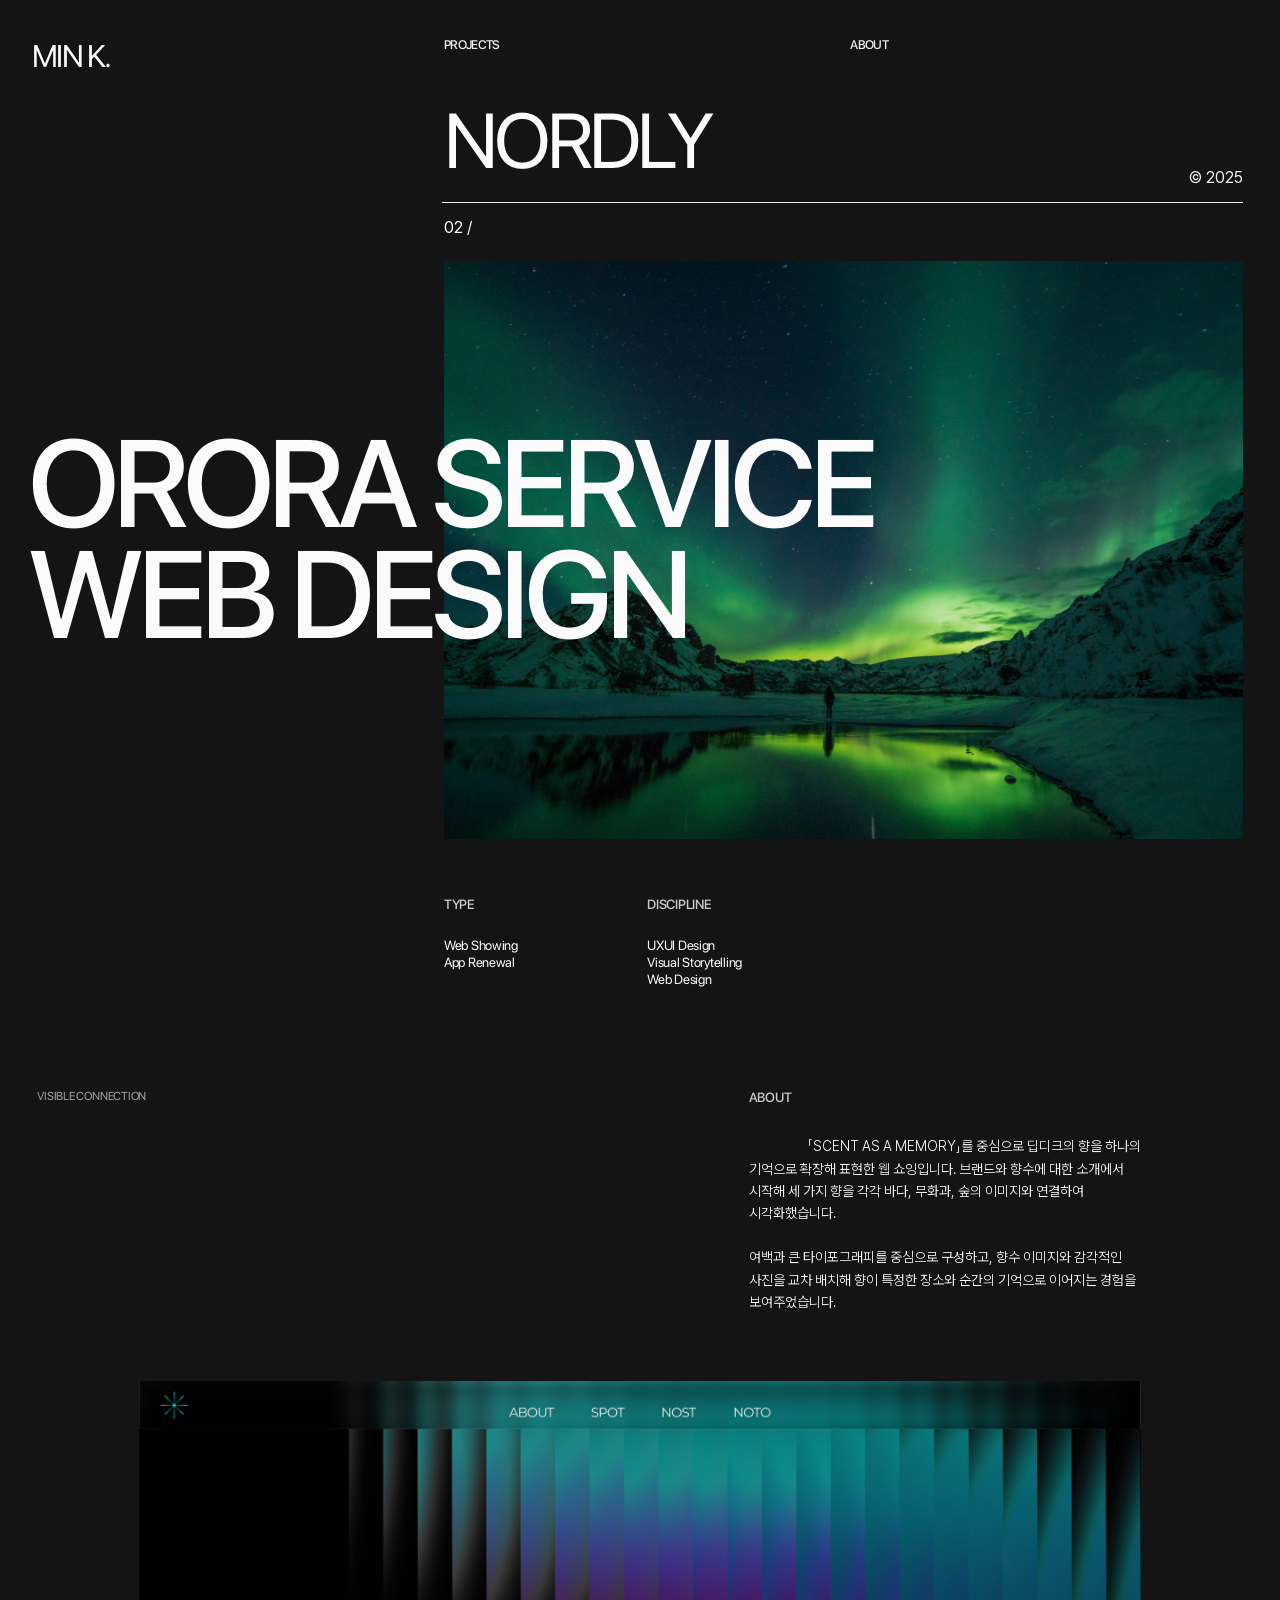
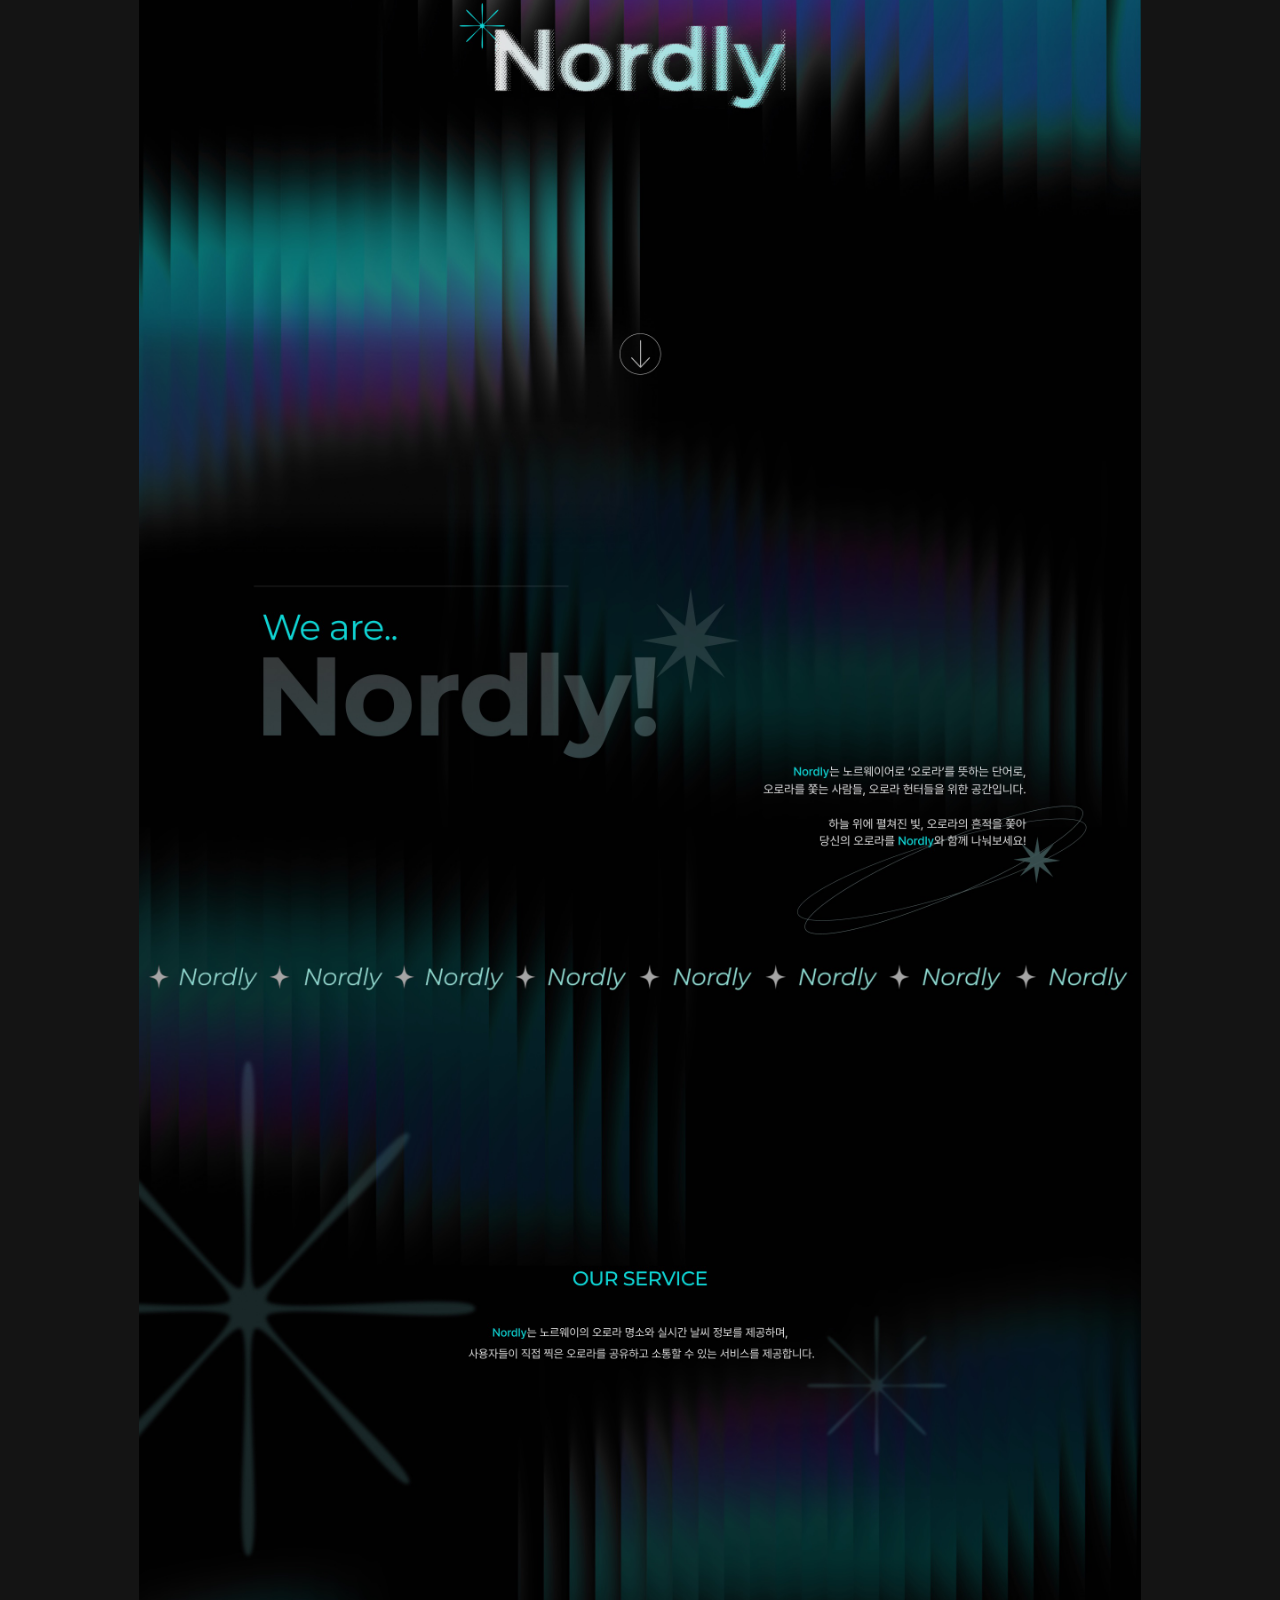
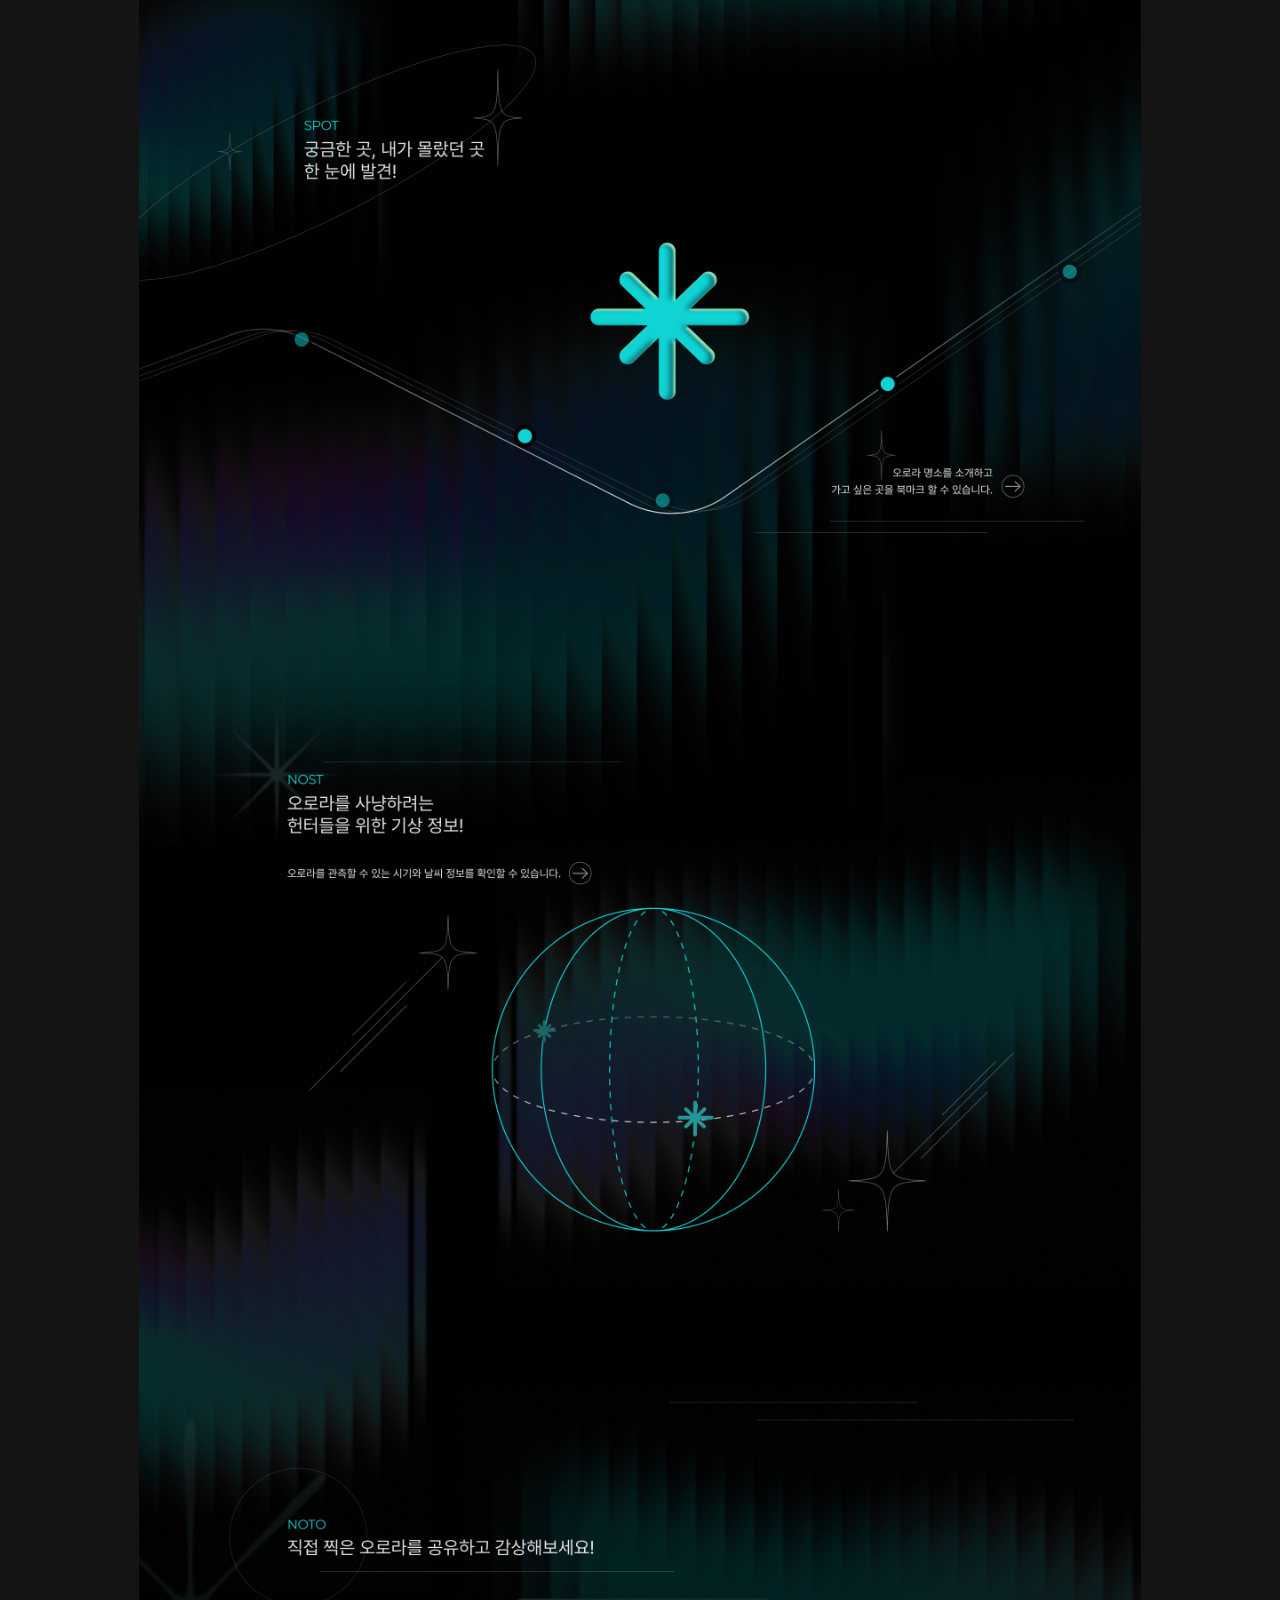
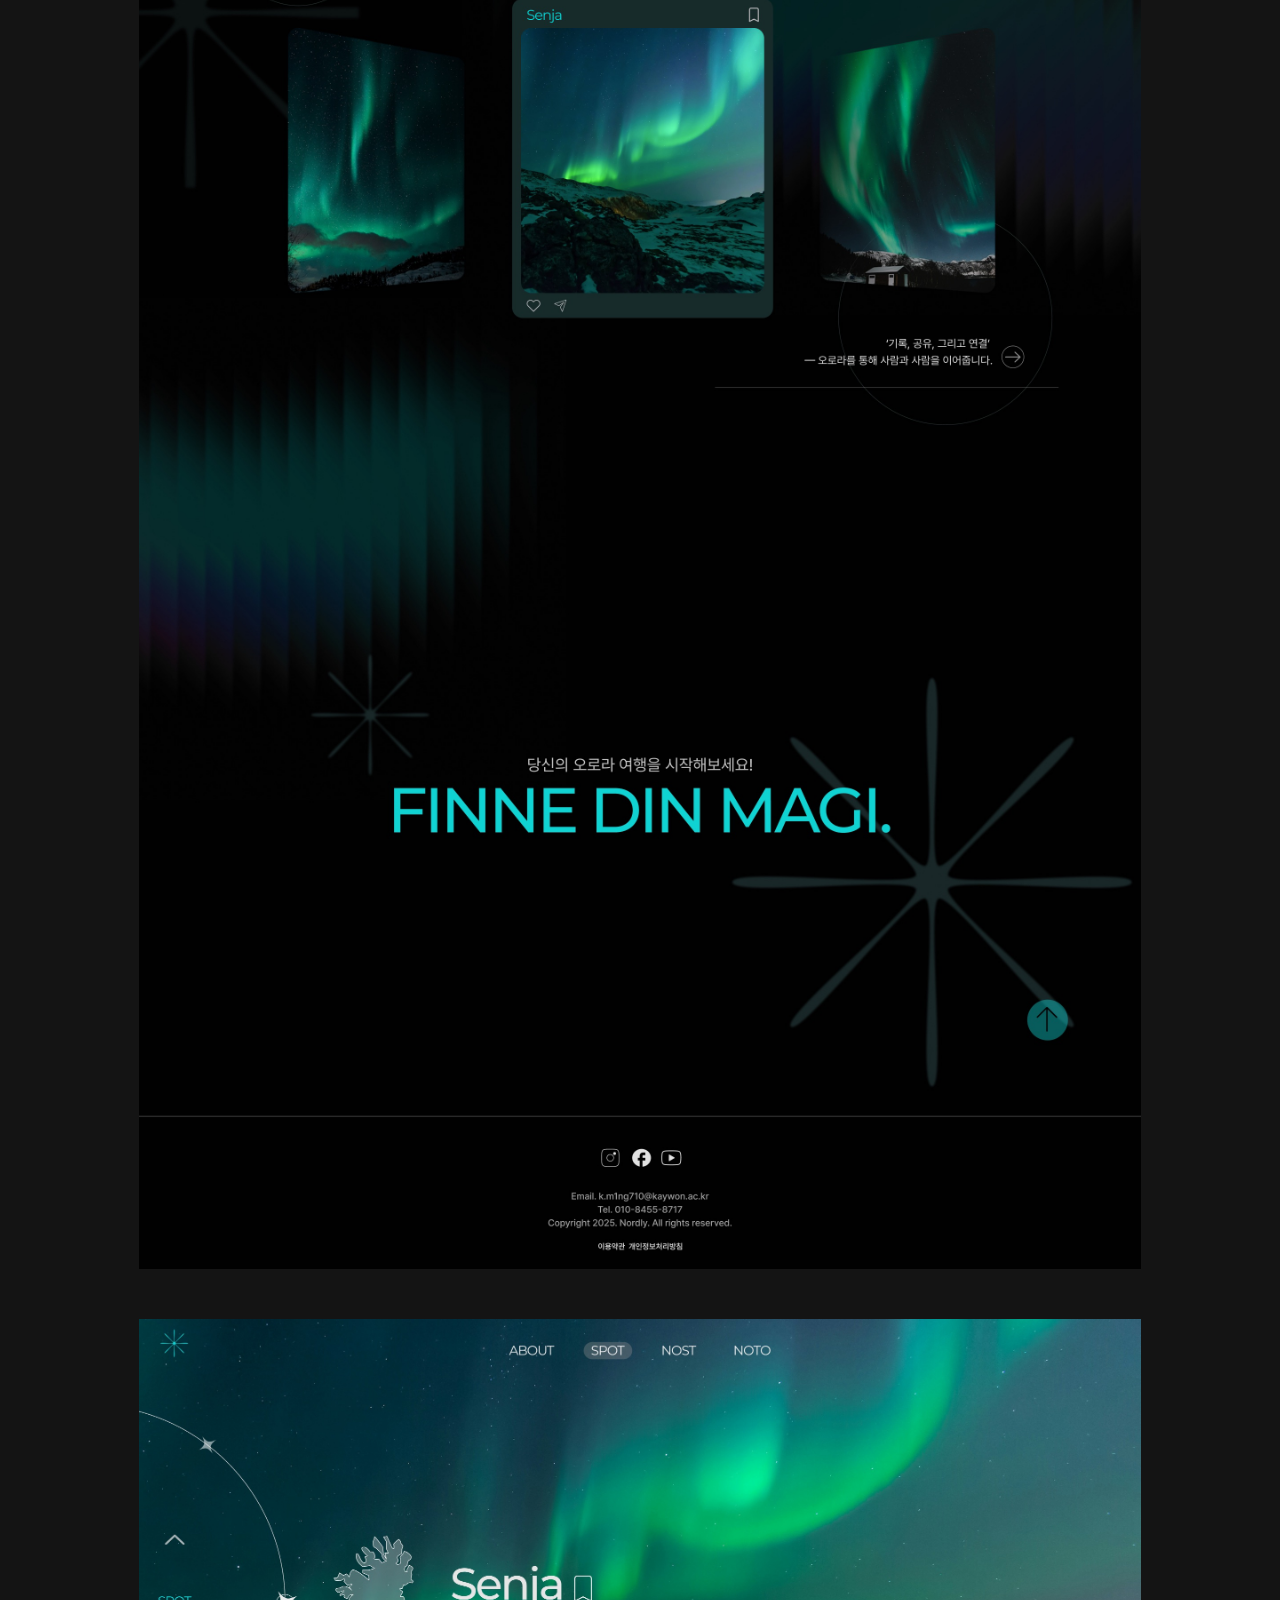
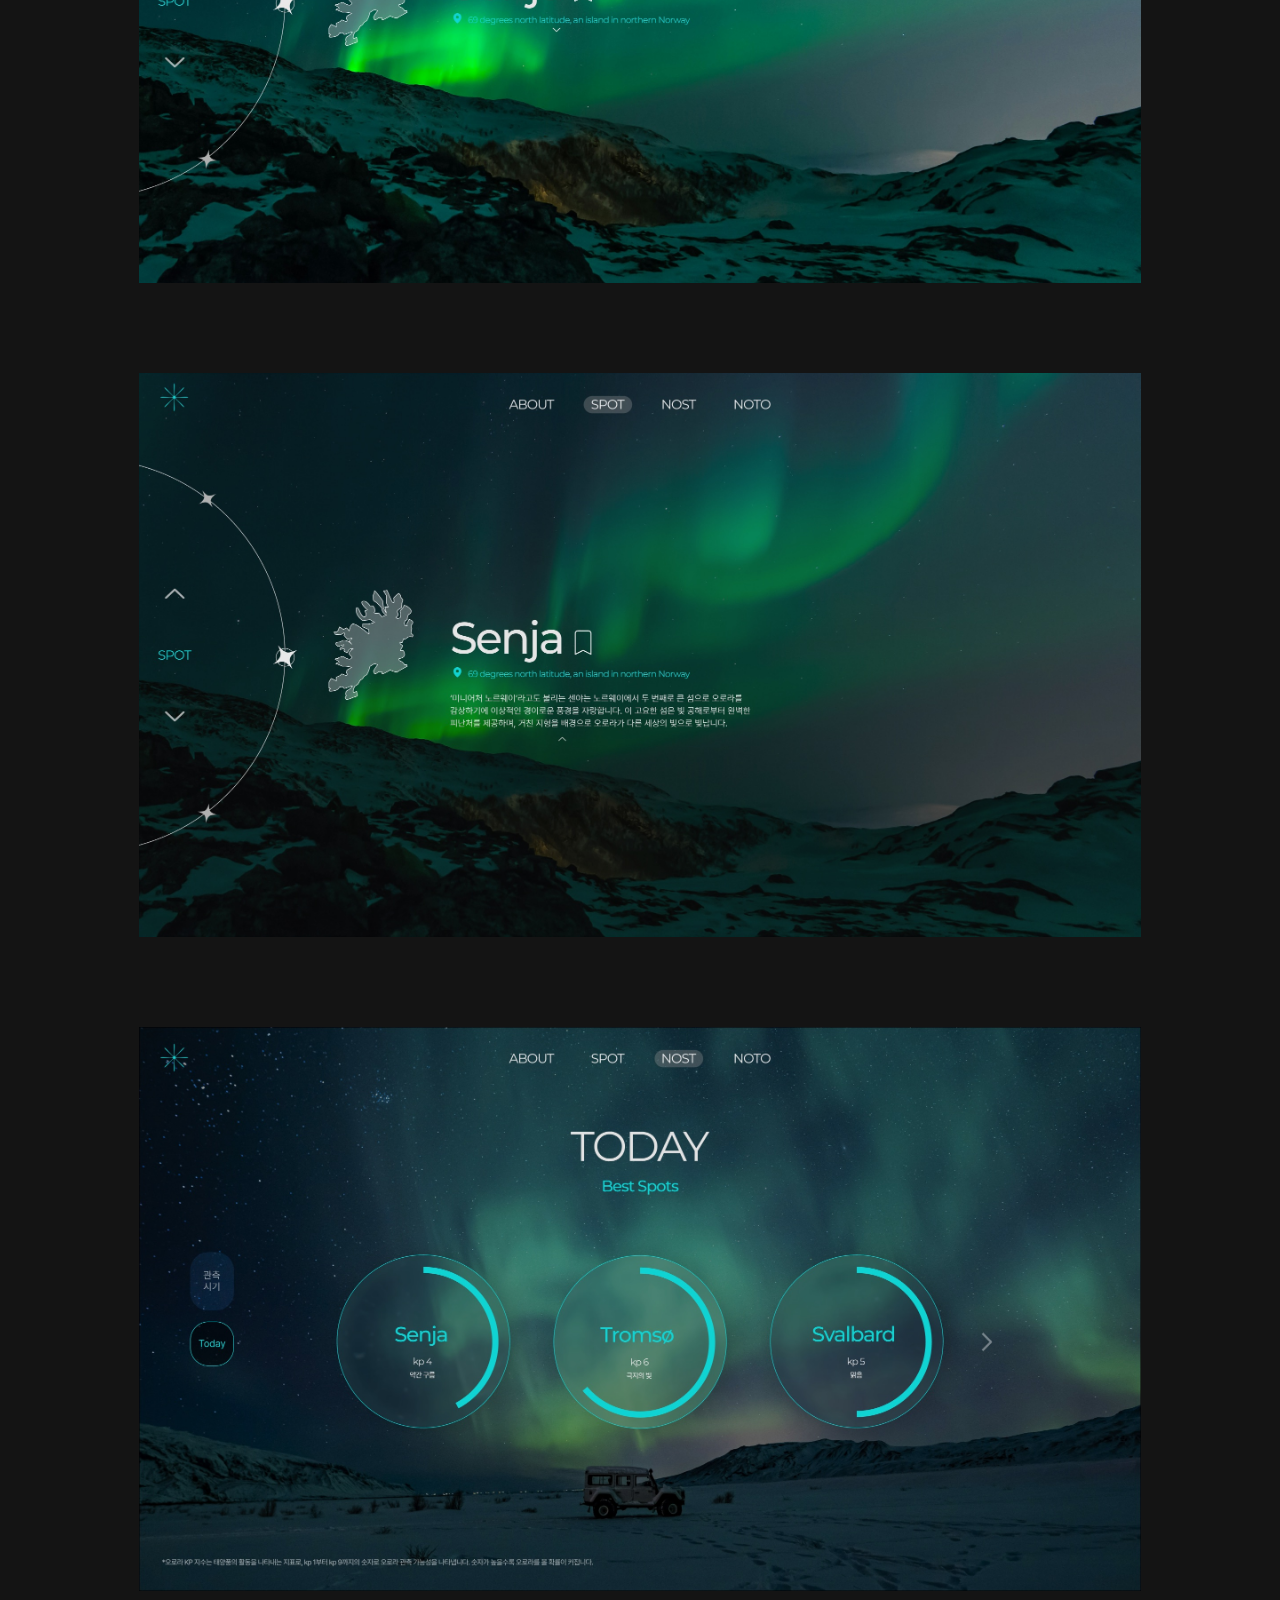
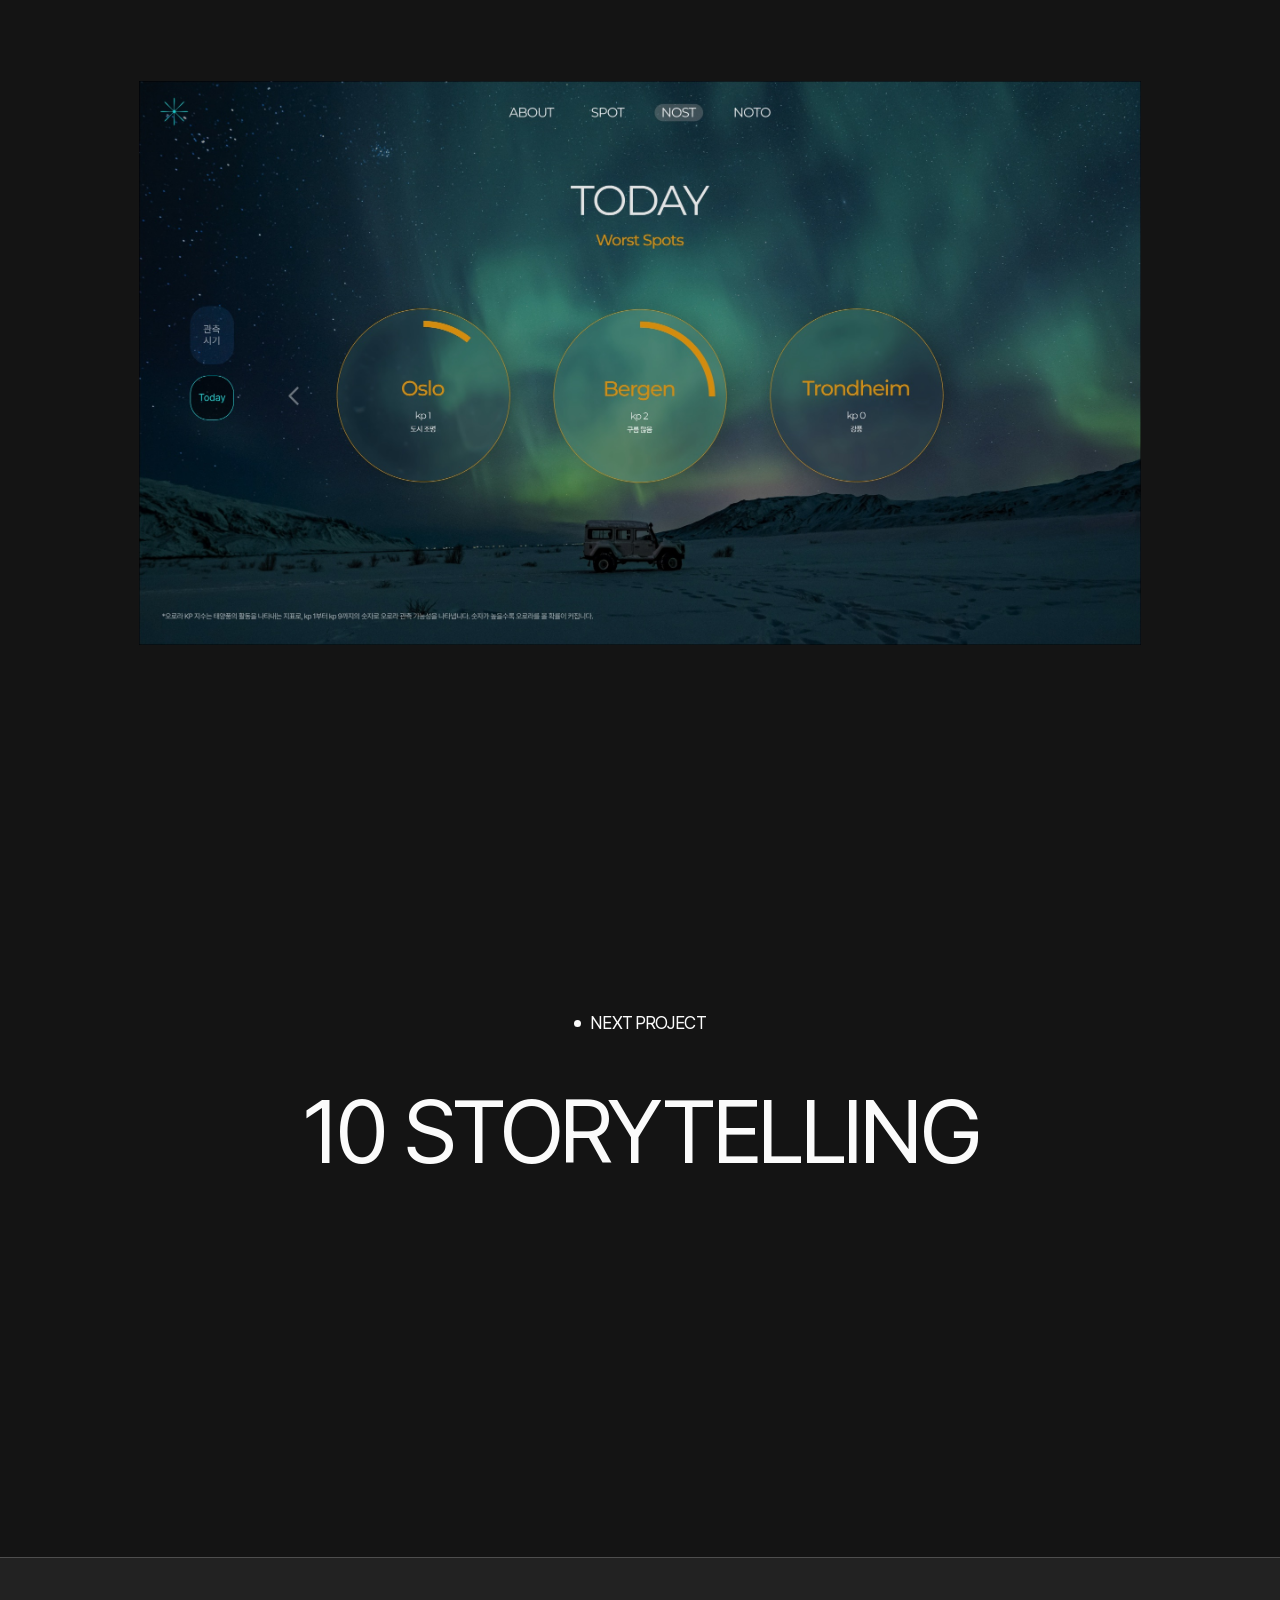
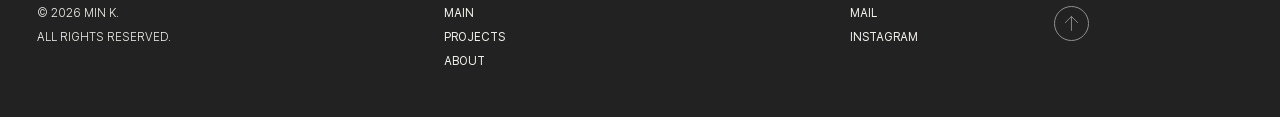
<file: nordly.html>
<!doctype html>
<html lang="ko">
<head>
  <meta charset="utf-8">
  <meta name="viewport" content="width=device-width, initial-scale=1">
  <title>NORDLY — MIN K.</title>
  <meta name="description" content="노르웨이의 오로라 명소와 실시간 날씨 정보, 오로라 사진 공유를 담은 오로라 헌터를 위한 서비스 Nordly의 웹 디자인.">
  <link rel="stylesheet" href="css/style.css?v=3349d2b3">
  <link rel="stylesheet" href="css/nordly.css?v=445d94cf">
  <script>try{if(sessionStorage.getItem("mk-fade")){sessionStorage.removeItem("mk-fade");document.documentElement.classList.add("is-entering")}}catch(e){}</script>
  <script src="js/main.js?v=e828b094" defer></script>
</head>
<body class="nordly">
  <div class="progress" aria-hidden="true"></div>

  <header class="site-header wrap grid">
    <a class="logo" href="index.html">MIN K.</a>
    <nav class="gnb" aria-label="주요 메뉴">
      <a href="index.html#projects">PROJECTS</a>
      <a href="index.html#about">ABOUT</a>
    </nav>
  </header>

  <main>
    <section class="p-hero wrap" id="top">
      <div class="grid p-title">
        <h1>NORDLY</h1>
        <p class="p-title__year">© 2025</p>
        <div class="p-title__rule" aria-hidden="true"></div>
        <p class="p-title__index">02 /</p>
      </div>
      <div class="grid">
        <figure class="media p-hero__img">
          <img decoding="async" src="assets/nordly/hero.jpg" width="1800" height="1302" alt="눈 덮인 산과 호수 위로 펼쳐진 초록빛 오로라">
        </figure>
      </div>
      <p class="p-hero__big" aria-hidden="true"><span>ORORA SERVICE</span><span>WEB DESIGN</span></p>
    </section>

    <section class="wrap grid p-meta">
      <div class="info">
        <p class="label">TYPE</p>
        <p class="list-sm">Web Showing<br>App Renewal</p>
      </div>
      <div class="info">
        <p class="label">DISCIPLINE</p>
        <p class="list-sm">UXUI Design<br>Visual Storytelling<br>Web Design</p>
      </div>
    </section>

    <section class="wrap grid p-about">
      <p class="p-about__kicker">VISIBLE CONNECTION</p>
      <div class="p-about__body">
        <h2 class="label">ABOUT</h2>
        <p class="indent">「SCENT AS A MEMORY」를 중심으로 딥디크의 향을 하나의 기억으로 확장해 표현한 웹 쇼잉입니다. 브랜드와 향수에 대한 소개에서 시작해 세 가지 향을 각각 바다, 무화과, 숲의 이미지와 연결하여 시각화했습니다.</p>
        <p>여백과 큰 타이포그래피를 중심으로 구성하고, 향수 이미지와 감각적인 사진을 교차 배치해 향이 특정한 장소와 순간의 기억으로 이어지는 경험을 보여주었습니다.</p>
      </div>
    </section>

    <section class="wrap grid nd-show">
      <figure class="nd-web">
        <img decoding="async" src="assets/nordly/web-1.jpg" width="2256" height="2640" loading="lazy" alt="Nordly 메인 페이지 웹 디자인 — We are.. Nordly! 소개, OUR SERVICE, SPOT·NOST·NOTO 서비스 안내, FINNE DIN MAGI. 섹션과 푸터로 이어지는 오로라 테마 화면">
        <img decoding="async" src="assets/nordly/web-2.jpg" width="2256" height="2640" loading="lazy" alt="">
        <img decoding="async" src="assets/nordly/web-3.jpg" width="2256" height="2640" loading="lazy" alt="">
        <img decoding="async" src="assets/nordly/web-4.jpg" width="2256" height="2634" loading="lazy" alt="">
      </figure>
      <figure class="media nd-screen">
        <img decoding="async" src="assets/nordly/screen-1.jpg" width="2256" height="1269" loading="lazy" alt="SPOT 페이지 — 노르웨이 지도와 함께 소개되는 오로라 명소 Senja">
      </figure>
      <figure class="media nd-screen">
        <img decoding="async" src="assets/nordly/screen-2.jpg" width="2256" height="1269" loading="lazy" alt="SPOT 페이지 — Senja 명소 상세 설명 화면">
      </figure>
      <figure class="media nd-screen">
        <img decoding="async" src="assets/nordly/screen-3.jpg" width="2256" height="1269" loading="lazy" alt="NOST 페이지 — TODAY Best Spots, Senja·Tromsø·Svalbard의 오로라 관측 지수">
      </figure>
      <figure class="media nd-screen">
        <img decoding="async" src="assets/nordly/screen-4.jpg" width="2256" height="1269" loading="lazy" alt="NOST 페이지 — TODAY Worst Spots, Oslo·Bergen·Trondheim의 오로라 관측 지수">
      </figure>
    </section>

    <section class="next wrap">
      <p class="next__label"><img decoding="async" class="dot" src="assets/common/dot-next.svg" alt="">NEXT PROJECT</p>
      <a class="next__link" href="storytelling.html">10 STORYTELLING</a>
    </section>
  </main>

  <footer class="site-footer">
    <div class="wrap grid">
      <div class="foot-col foot-col--copy">
        <p>© 2026 MIN K.</p>
        <p>ALL RIGHTS RESERVED.</p>
      </div>
      <nav class="foot-col foot-col--nav" aria-label="푸터 메뉴">
        <a href="index.html">MAIN</a>
        <a href="index.html#projects">PROJECTS</a>
        <a href="index.html#about">ABOUT</a>
      </nav>
      <div class="foot-col foot-col--sns">
        <a href="mailto:kangmk3220@naver.com">MAIL</a>
        <a href="https://www.instagram.com/fllo3wer/" target="_blank" rel="noopener">INSTAGRAM</a>
      </div>
      <button class="to-top" type="button" data-scroll-top aria-label="맨 위로">
        <img decoding="async" src="assets/common/top-arrow.svg" alt="">
        <img decoding="async" src="assets/common/top-arrow-hover.svg" alt="">
      </button>
    </div>
  </footer>
</body>
</html>
</file>
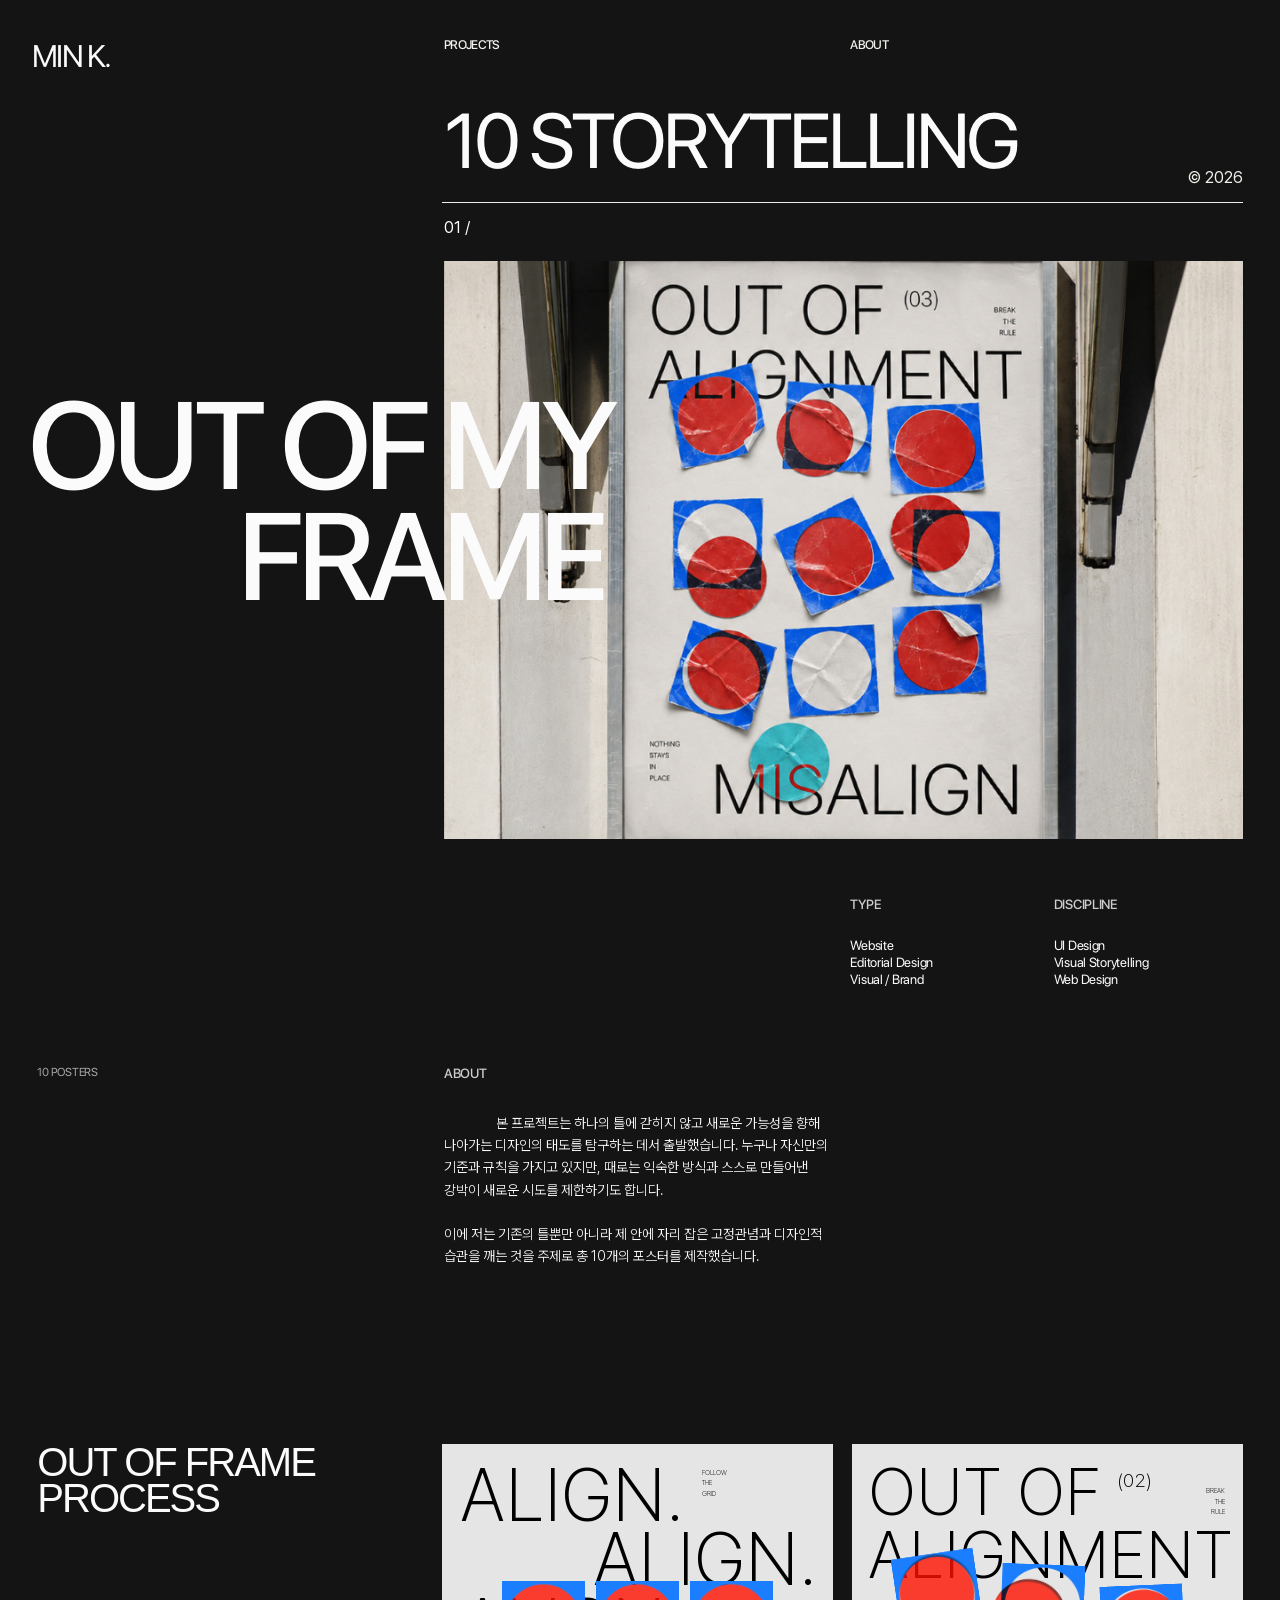
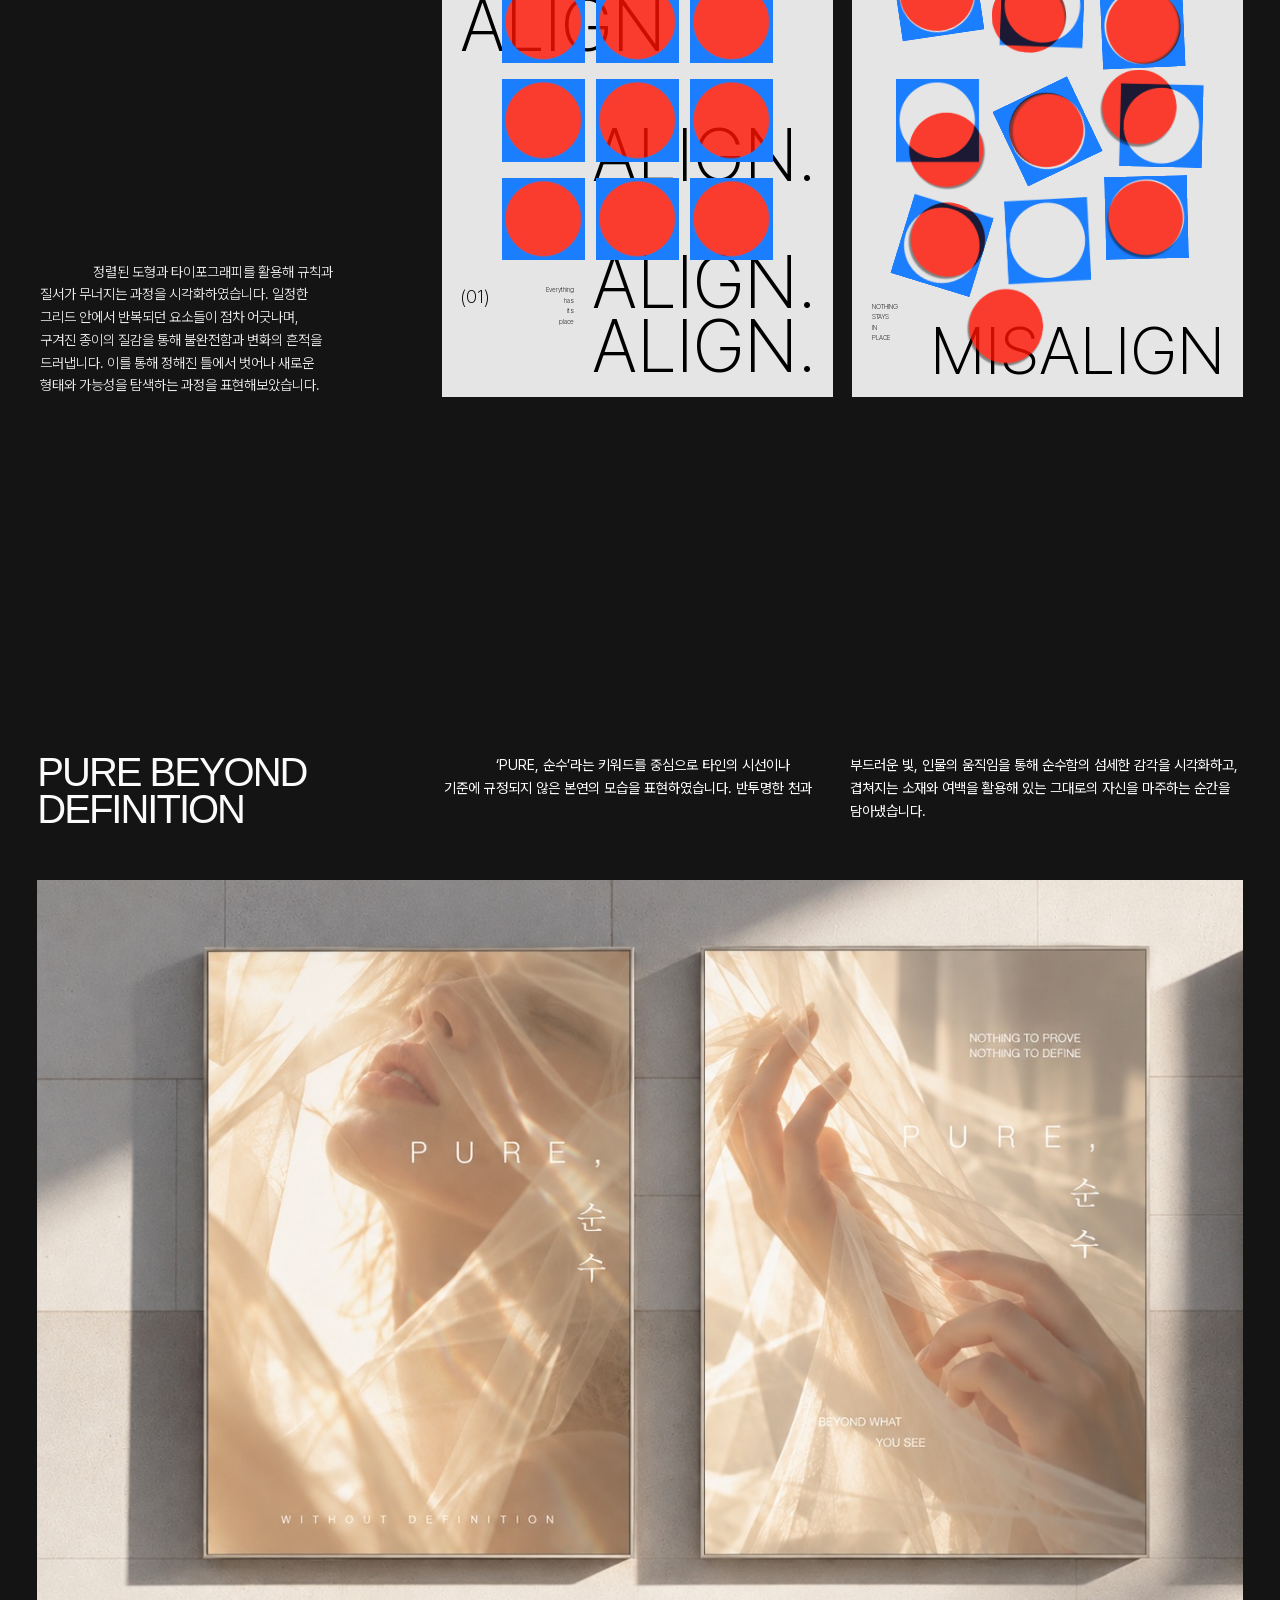
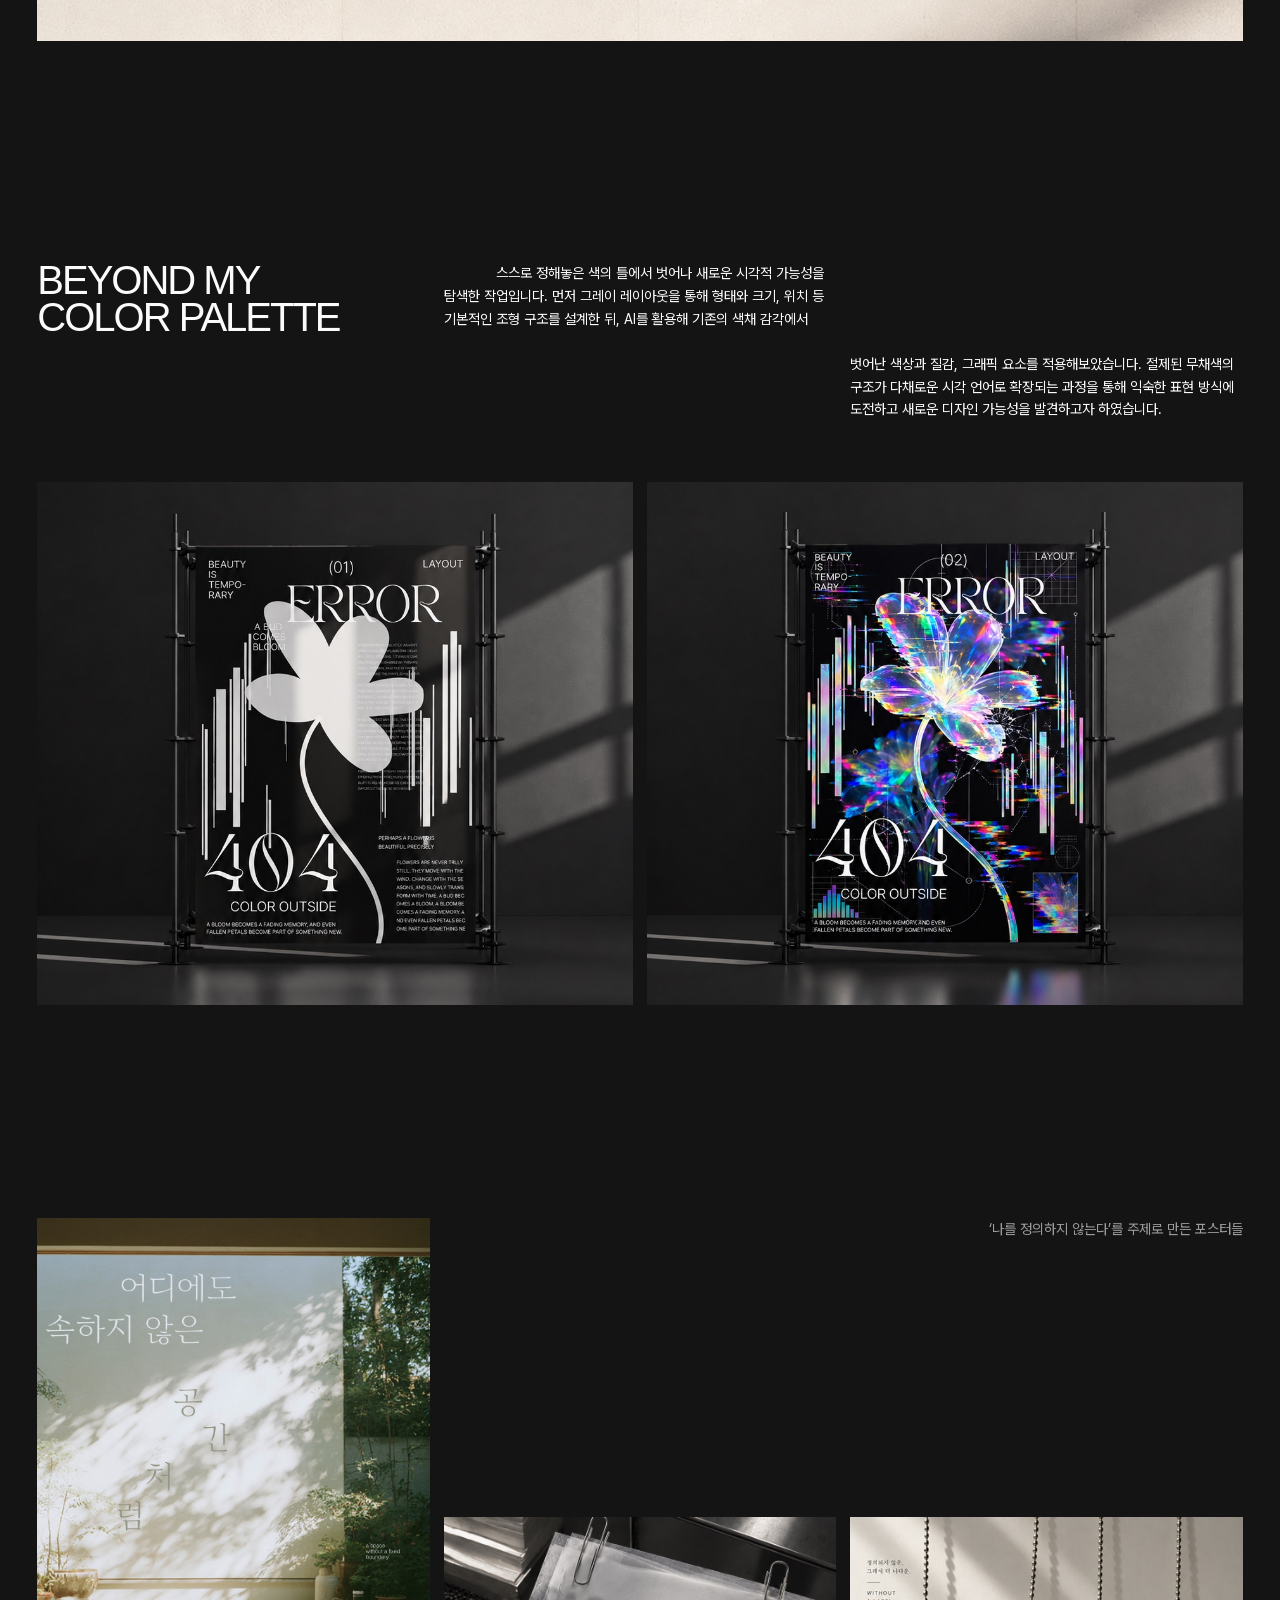
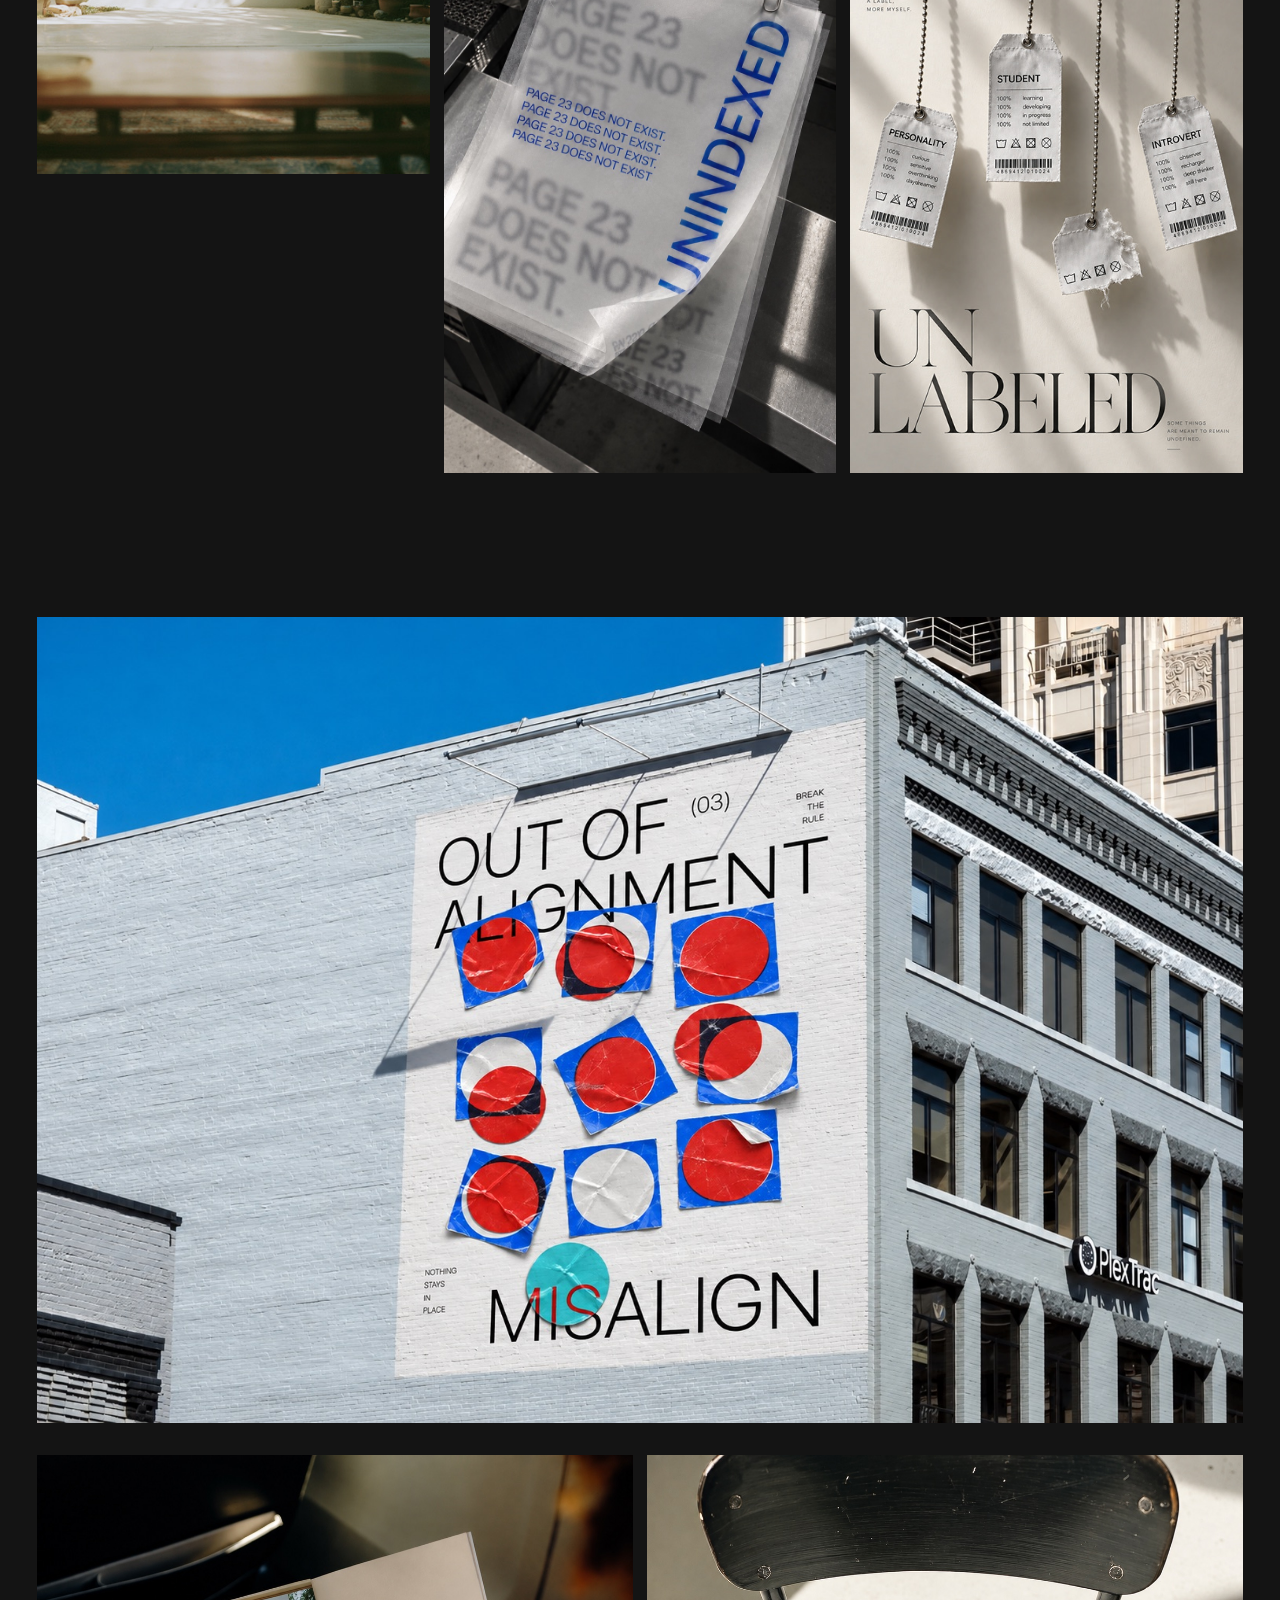
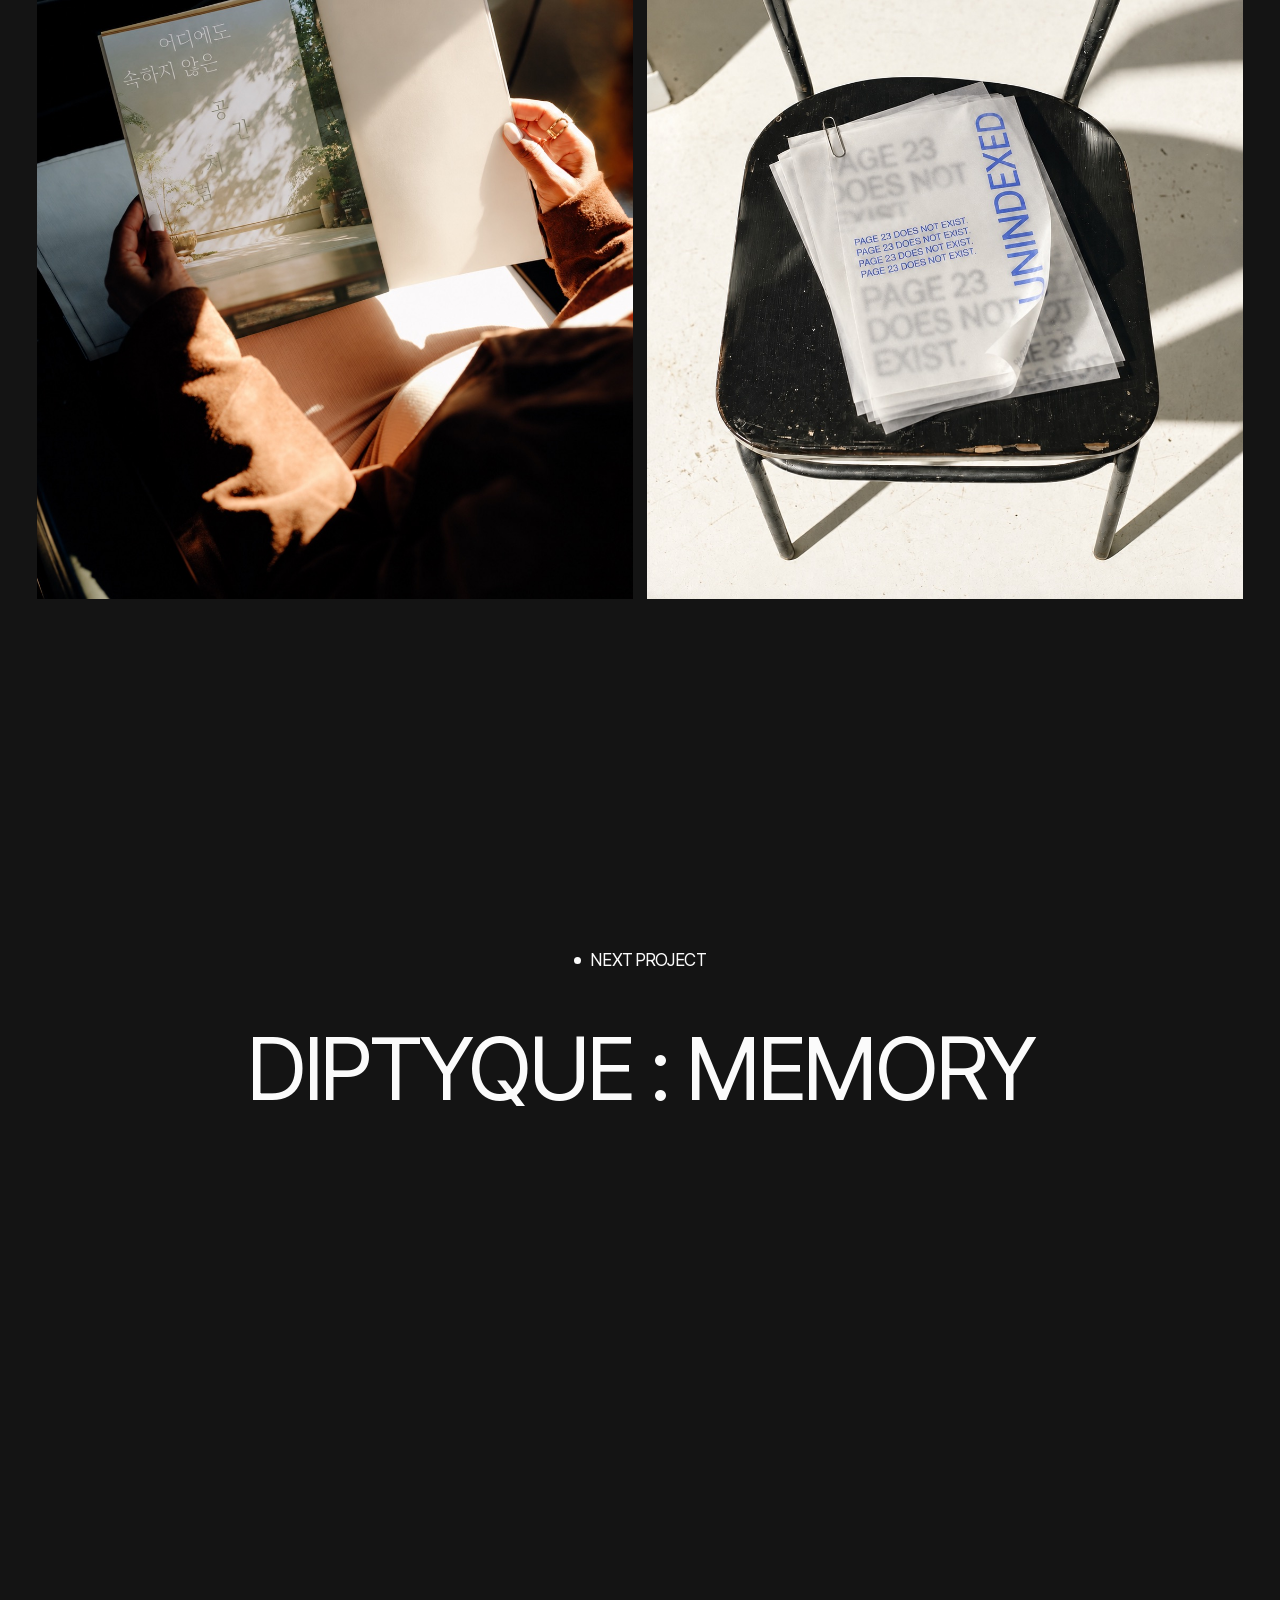
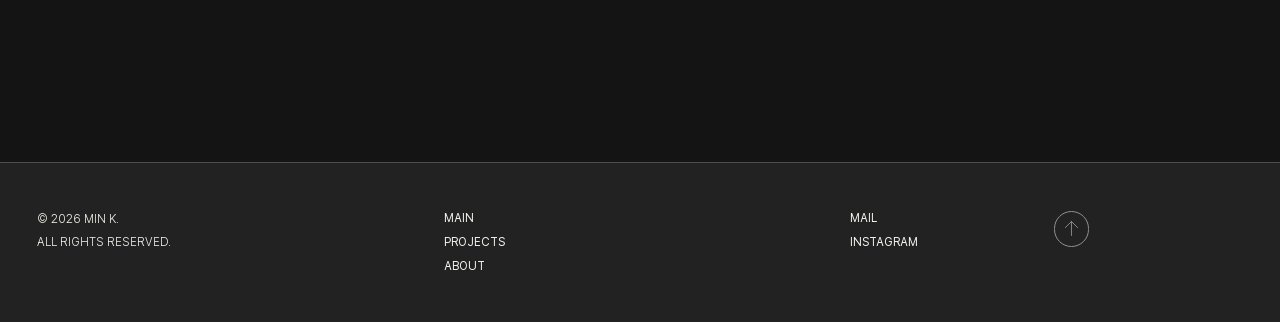
<file: storytelling.html>
<!doctype html>
<html lang="ko">
<head>
  <meta charset="utf-8">
  <meta name="viewport" content="width=device-width, initial-scale=1">
  <title>10 STORYTELLING — MIN K.</title>
  <meta name="description" content="‘나를 정의하지 않는다’를 주제로 기존의 틀과 디자인적 습관을 깨는 10개의 포스터 프로젝트.">
  <link rel="stylesheet" href="css/style.css?v=3349d2b3">
  <script>try{if(sessionStorage.getItem("mk-fade")){sessionStorage.removeItem("mk-fade");document.documentElement.classList.add("is-entering")}}catch(e){}</script>
  <script src="js/main.js?v=e828b094" defer></script>
</head>
<body class="story">
  <div class="progress" aria-hidden="true"></div>
  <header class="site-header wrap grid">
    <a class="logo" href="index.html">MIN K.</a>
    <nav class="gnb" aria-label="주요 메뉴">
      <a href="index.html#projects">PROJECTS</a>
      <a href="index.html#about">ABOUT</a>
    </nav>
  </header>

  <main>
    <section class="p-hero wrap" id="top">
      <div class="grid p-title">
        <h1>10 STORYTELLING</h1>
        <p class="p-title__year">© 2026</p>
        <div class="p-title__rule" aria-hidden="true"></div>
        <p class="p-title__index">01 /</p>
      </div>
      <div class="grid">
        <figure class="media p-hero__img">
          <img decoding="async" src="assets/story/hero.jpg" alt="외벽에 걸린 OUT OF ALIGNMENT 포스터 목업">
        </figure>
      </div>
      <p class="p-hero__big" aria-hidden="true"><span>OUT OF MY</span><span>FRAME</span></p>
    </section>

    <section class="wrap grid p-meta">
      <div class="info">
        <p class="label">TYPE</p>
        <p class="list-sm">Website<br>Editorial Design<br>Visual / Brand</p>
      </div>
      <div class="info">
        <p class="label">DISCIPLINE</p>
        <p class="list-sm">UI Design<br>Visual Storytelling<br>Web Design</p>
      </div>
    </section>

    <section class="wrap grid p-about">
      <p class="p-about__kicker">10 POSTERS</p>
      <div class="p-about__body">
        <h2 class="label">ABOUT</h2>
        <p class="indent">본 프로젝트는 하나의 틀에 갇히지 않고 새로운 가능성을 향해 나아가는 디자인의 태도를 탐구하는 데서 출발했습니다. 누구나 자신만의 기준과 규칙을 가지고 있지만, 때로는 익숙한 방식과 스스로 만들어낸 강박이 새로운 시도를 제한하기도 합니다.</p>
        <p>이에 저는 기존의 틀뿐만 아니라 제 안에 자리 잡은 고정관념과 디자인적 습관을 깨는 것을 주제로 총 10개의 포스터를 제작했습니다.</p>
      </div>
    </section>

    <section class="wrap grid process">
      <h2 class="p-sec-title">OUT OF FRAME<br>PROCESS</h2>
      <p class="p-text process__text indent">정렬된 도형과 타이포그래피를 활용해 규칙과 질서가 무너지는 과정을 시각화하였습니다. 일정한 그리드 안에서 반복되던 요소들이 점차 어긋나며, 구겨진 종이의 질감을 통해 불완전함과 변화의 흔적을 드러냅니다. 이를 통해 정해진 틀에서 벗어나 새로운 형태와 가능성을 탐색하는 과정을 표현해보았습니다.</p>
      <div class="poster poster--a8" role="img" tabindex="0" aria-label="포스터 01 — ALIGN. 정렬된 그리드">
          <p class="ab" style="left:4.705cqw;top:1.849cqw;font-size:18.824cqw">ALIGN.</p>
          <p class="ab" style="left:4.705cqw;top:34.957cqw;font-size:18.824cqw">ALIGN.</p>
          <p class="ab" style="left:38.488cqw;top:100.841cqw;font-size:18.824cqw">ALIGN.</p>
          <p class="ab" style="left:38.488cqw;top:68.235cqw;font-size:18.824cqw">ALIGN.</p>
          <p class="ab" style="left:38.654cqw;top:18.151cqw;font-size:18.824cqw">ALIGN.</p>
          <p class="ab" style="left:38.488cqw;top:117.143cqw;font-size:18.824cqw">ALIGN.</p>
          <div class="grp" style="left:15.461cqw;top:34.957cqw;width:21.167cqw;height:21.167cqw"><div style="width:21.167cqw;height:21.167cqw"><img decoding="async" src="assets/story/a8-g1.svg" alt=""></div></div>
          <div class="grp" style="left:15.461cqw;top:60.169cqw;width:21.167cqw;height:21.167cqw"><div style="width:21.167cqw;height:21.167cqw"><img decoding="async" src="assets/story/a8-g19.svg" alt=""></div></div>
          <div class="grp" style="left:15.461cqw;top:85.378cqw;width:21.167cqw;height:21.167cqw"><div style="width:21.167cqw;height:21.167cqw"><img decoding="async" src="assets/story/a8-g22.svg" alt=""></div></div>
          <div class="grp" style="left:39.496cqw;top:34.957cqw;width:21.167cqw;height:21.167cqw"><div style="width:21.167cqw;height:21.167cqw"><img decoding="async" src="assets/story/a8-g17.svg" alt=""></div></div>
          <div class="grp" style="left:39.496cqw;top:60.169cqw;width:21.167cqw;height:21.167cqw"><div style="width:21.167cqw;height:21.167cqw"><img decoding="async" src="assets/story/a8-g20.svg" alt=""></div></div>
          <div class="grp" style="left:39.496cqw;top:85.378cqw;width:21.167cqw;height:21.167cqw"><div style="width:21.167cqw;height:21.167cqw"><img decoding="async" src="assets/story/a8-g23.svg" alt=""></div></div>
          <div class="grp" style="left:63.528cqw;top:34.957cqw;width:21.167cqw;height:21.167cqw"><div style="width:21.167cqw;height:21.167cqw"><img decoding="async" src="assets/story/a8-g18.svg" alt=""></div></div>
          <div class="grp" style="left:63.528cqw;top:60.169cqw;width:21.167cqw;height:21.167cqw"><div style="width:21.167cqw;height:21.167cqw"><img decoding="async" src="assets/story/a8-g21.svg" alt=""></div></div>
          <div class="grp" style="left:63.528cqw;top:85.378cqw;width:21.167cqw;height:21.167cqw"><div style="width:21.167cqw;height:21.167cqw"><img decoding="async" src="assets/story/a8-g24.svg" alt=""></div></div>
          <p class="ab" style="left:4.705cqw;top:112.941cqw;font-size:4.874cqw">(01)</p>
          <p class="ab tiny" style="left:66.555cqw;top:6.051cqw;font-size:1.681cqw">FOLLOW<br>THE<br>GRID</p>
          <p class="ab tiny r" style="left:33.674cqw;top:112.941cqw;font-size:1.681cqw">Everything<br>has<br>its<br>place</p>
      </div>
      <div class="poster poster--a7" role="img" tabindex="0" aria-label="포스터 02 — OUT OF ALIGNMENT, 어긋난 그리드">
          <p class="ab" style="left:4.034cqw;top:2.017cqw;font-size:16.975cqw">OUT OF</p>
          <p class="ab" style="left:4.034cqw;top:18.151cqw;font-size:16.975cqw">ALIGNMENT</p>
          <p class="ab" style="left:20cqw;top:119.496cqw;font-size:16.975cqw">MISALIGN</p>
          <div class="grp" style="left:9.815cqw;top:26.556cqw;width:24.031cqw;height:24.031cqw"><div style="width:21.167cqw;height:21.167cqw;transform:rotate(-8.39deg)"><img decoding="async" src="assets/story/a7-g2.svg" alt="" style="left:0%;top:-0.26%;width:100%;height:100.26%"></div></div>
          <div class="grp" style="left:35.462cqw;top:30.333cqw;width:24.312cqw;height:23.765cqw"><div style="width:23.456cqw;height:22.887cqw;transform:rotate(2.18deg)"><img decoding="async" src="assets/story/a7-g4.svg" alt=""></div></div>
          <div class="grp" style="left:63.362cqw;top:35.512cqw;width:22.078cqw;height:22.078cqw"><div style="width:21.167cqw;height:21.167cqw;transform:rotate(-2.52deg)"><img decoding="async" src="assets/story/a7-g13.svg" alt=""></div></div>
          <div class="grp" style="left:9.749cqw;top:88.739cqw;width:26.704cqw;height:27.256cqw"><div style="width:21.167cqw;height:22.001cqw;transform:rotate(17.11deg)"><img decoding="async" src="assets/story/a7-g9.svg" alt=""></div></div>
          <div class="grp" style="left:29.915cqw;top:90.251cqw;width:31.288cqw;height:42.461cqw"><div style="width:31.288cqw;height:42.461cqw"><img decoding="async" src="assets/story/a7-g10.svg" alt="" style="left:-2.36%;top:0%;width:102.36%;height:102.53%"></div></div>
          <div class="grp" style="left:64.488cqw;top:84.705cqw;width:21.694cqw;height:21.694cqw"><div style="width:21.167cqw;height:21.167cqw;transform:rotate(-1.44deg)"><img decoding="async" src="assets/story/a7-g15.svg" alt="" style="left:0%;top:0%;width:100%;height:100.15%"></div></div>
          <div class="grp" style="left:11.261cqw;top:60.169cqw;width:22.293cqw;height:27.503cqw"><div style="width:22.293cqw;height:27.503cqw"><img decoding="async" src="assets/story/a7-g11.svg" alt="" style="left:0%;top:0%;width:103.32%;height:103.3%"></div></div>
          <div class="grp" style="left:35.803cqw;top:59.475cqw;width:28.219cqw;height:28.219cqw"><div style="width:21.167cqw;height:21.167cqw;transform:rotate(-25.5deg)"><img decoding="async" src="assets/story/a7-g12.svg" alt=""></div></div>
          <div class="grp" style="left:63.562cqw;top:57.647cqw;width:26.413cqw;height:25.353cqw"><div style="width:25.842cqw;height:24.757cqw;transform:rotate(1.34deg)"><img decoding="async" src="assets/story/a7-g16.svg" alt="" style="left:-2.86%;top:0%;width:102.86%;height:100%"></div></div>
          <p class="ab" style="left:67.899cqw;top:6.386cqw;font-size:4.874cqw">(02)</p>
          <p class="ab tiny" style="left:5.042cqw;top:117.143cqw;font-size:1.681cqw">NOTHING<br>STAYS<br>IN<br>PLACE</p>
          <p class="ab tiny r" style="left:95.543cqw;top:10.756cqw;font-size:1.681cqw">BREAK<br>THE<br>RULE</p>
      </div>
    </section>

    <section class="wrap grid split pure">
      <h2 class="p-sec-title">PURE BEYOND<br>DEFINITION</h2>
      <p class="p-text split__text"><span class="split__a indent">‘PURE, 순수’라는 키워드를 중심으로 타인의 시선이나 기준에 규정되지 않은 본연의 모습을 표현하였습니다. 반투명한 천과</span> <span class="split__b">부드러운 빛, 인물의 움직임을 통해 순수함의 섬세한 감각을 시각화하고, 겹쳐지는 소재와 여백을 활용해 있는 그대로의 자신을 마주하는 순간을 담아냈습니다.</span></p>
      <figure class="media pure__img">
        <img decoding="async" src="assets/story/pure.jpg" alt="벽에 나란히 걸린 PURE, 순수 포스터 두 점" loading="lazy">
      </figure>
    </section>

    <section class="wrap grid split palette">
      <h2 class="p-sec-title">BEYOND MY<br>COLOR PALETTE</h2>
      <p class="p-text split__text"><span class="split__a indent">스스로 정해놓은 색의 틀에서 벗어나 새로운 시각적 가능성을 탐색한 작업입니다. 먼저 그레이 레이아웃을 통해 형태와 크기, 위치 등 기본적인 조형 구조를 설계한 뒤, AI를 활용해 기존의 색채 감각에서</span> <span class="split__b">벗어난 색상과 질감, 그래픽 요소를 적용해보았습니다. 절제된 무채색의 구조가 다채로운 시각 언어로 확장되는 과정을 통해 익숙한 표현 방식에 도전하고 새로운 디자인 가능성을 발견하고자 하였습니다.</span></p>
      <div class="pair pair--error">
        <figure class="media"><img decoding="async" src="assets/story/error-pair.jpg" alt="ERROR 404 포스터 — 무채색 그레이 레이아웃" loading="lazy"></figure>
        <figure class="media"><img decoding="async" src="assets/story/error-pair.jpg" alt="ERROR 404 포스터 — 홀로그래픽 컬러 적용" loading="lazy"></figure>
      </div>
    </section>

    <section class="wrap grid trio">
      <p class="p-text trio__cap">‘나를 정의하지 않는다’를 주제로 만든 포스터들</p>
      <figure class="media"><img decoding="async" src="assets/story/poster-4.jpg" alt="어디에도 속하지 않은 공간 포스터" loading="lazy"></figure>
      <figure class="media"><img decoding="async" src="assets/story/poster-60.jpg" alt="UNINDEXED 포스터 — PAGE 23 DOES NOT EXIST" loading="lazy"></figure>
      <figure class="media"><img decoding="async" src="assets/story/poster-1.jpg" alt="UNLABELED 포스터 — 매달린 태그" loading="lazy"></figure>
    </section>

    <section class="wrap grid">
      <figure class="media wide"><img decoding="async" src="assets/story/billboard.jpg" alt="건물 외벽 빌보드에 걸린 OUT OF ALIGNMENT 포스터" loading="lazy"></figure>
      <div class="pair pair--tall">
        <figure class="media"><img decoding="async" src="assets/story/magazine.jpg" alt="어디에도 속하지 않은 공간 포스터를 들고 있는 손" loading="lazy"></figure>
        <figure class="media"><img decoding="async" src="assets/story/chair.jpg" alt="의자 위에 놓인 UNINDEXED 반투명 포스터" loading="lazy"></figure>
      </div>
    </section>

    <section class="next wrap">
      <p class="next__label"><img decoding="async" class="dot" src="assets/common/dot-next.svg" alt="">NEXT PROJECT</p>
      <a class="next__link" href="diptyque.html">DIPTYQUE : MEMORY</a>
    </section>
  </main>

  <footer class="site-footer">
    <div class="wrap grid">
      <div class="foot-col foot-col--copy">
        <p>© 2026 MIN K.</p>
        <p>ALL RIGHTS RESERVED.</p>
      </div>
      <nav class="foot-col foot-col--nav" aria-label="푸터 메뉴">
        <a href="index.html">MAIN</a>
        <a href="index.html#projects">PROJECTS</a>
        <a href="index.html#about">ABOUT</a>
      </nav>
      <div class="foot-col foot-col--sns">
        <a href="mailto:kangmk3220@naver.com">MAIL</a>
        <a href="https://www.instagram.com/fllo3wer/" target="_blank" rel="noopener">INSTAGRAM</a>
      </div>
      <button class="to-top" type="button" data-scroll-top aria-label="맨 위로">
        <img decoding="async" src="assets/common/top-arrow.svg" alt="">
        <img decoding="async" src="assets/common/top-arrow-hover.svg" alt="">
      </button>
    </div>
  </footer>
</body>
</html>
</file>
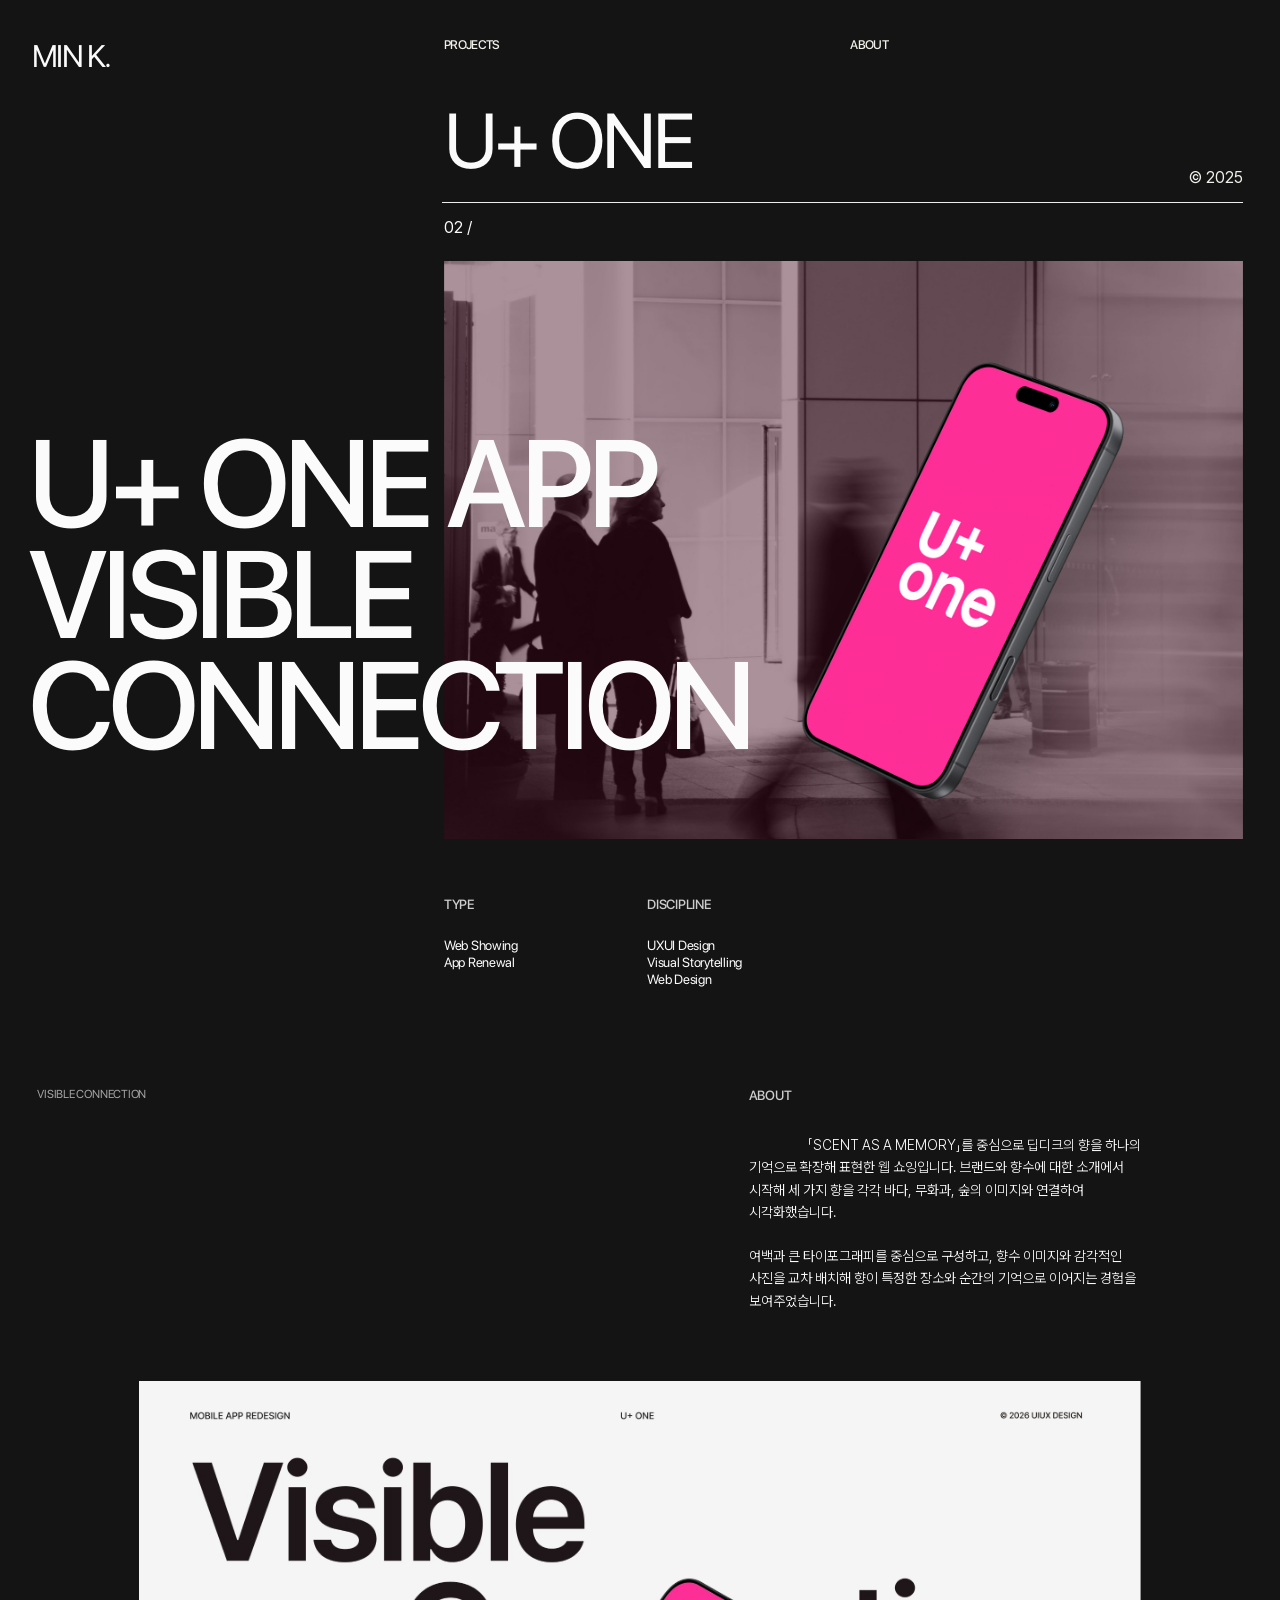
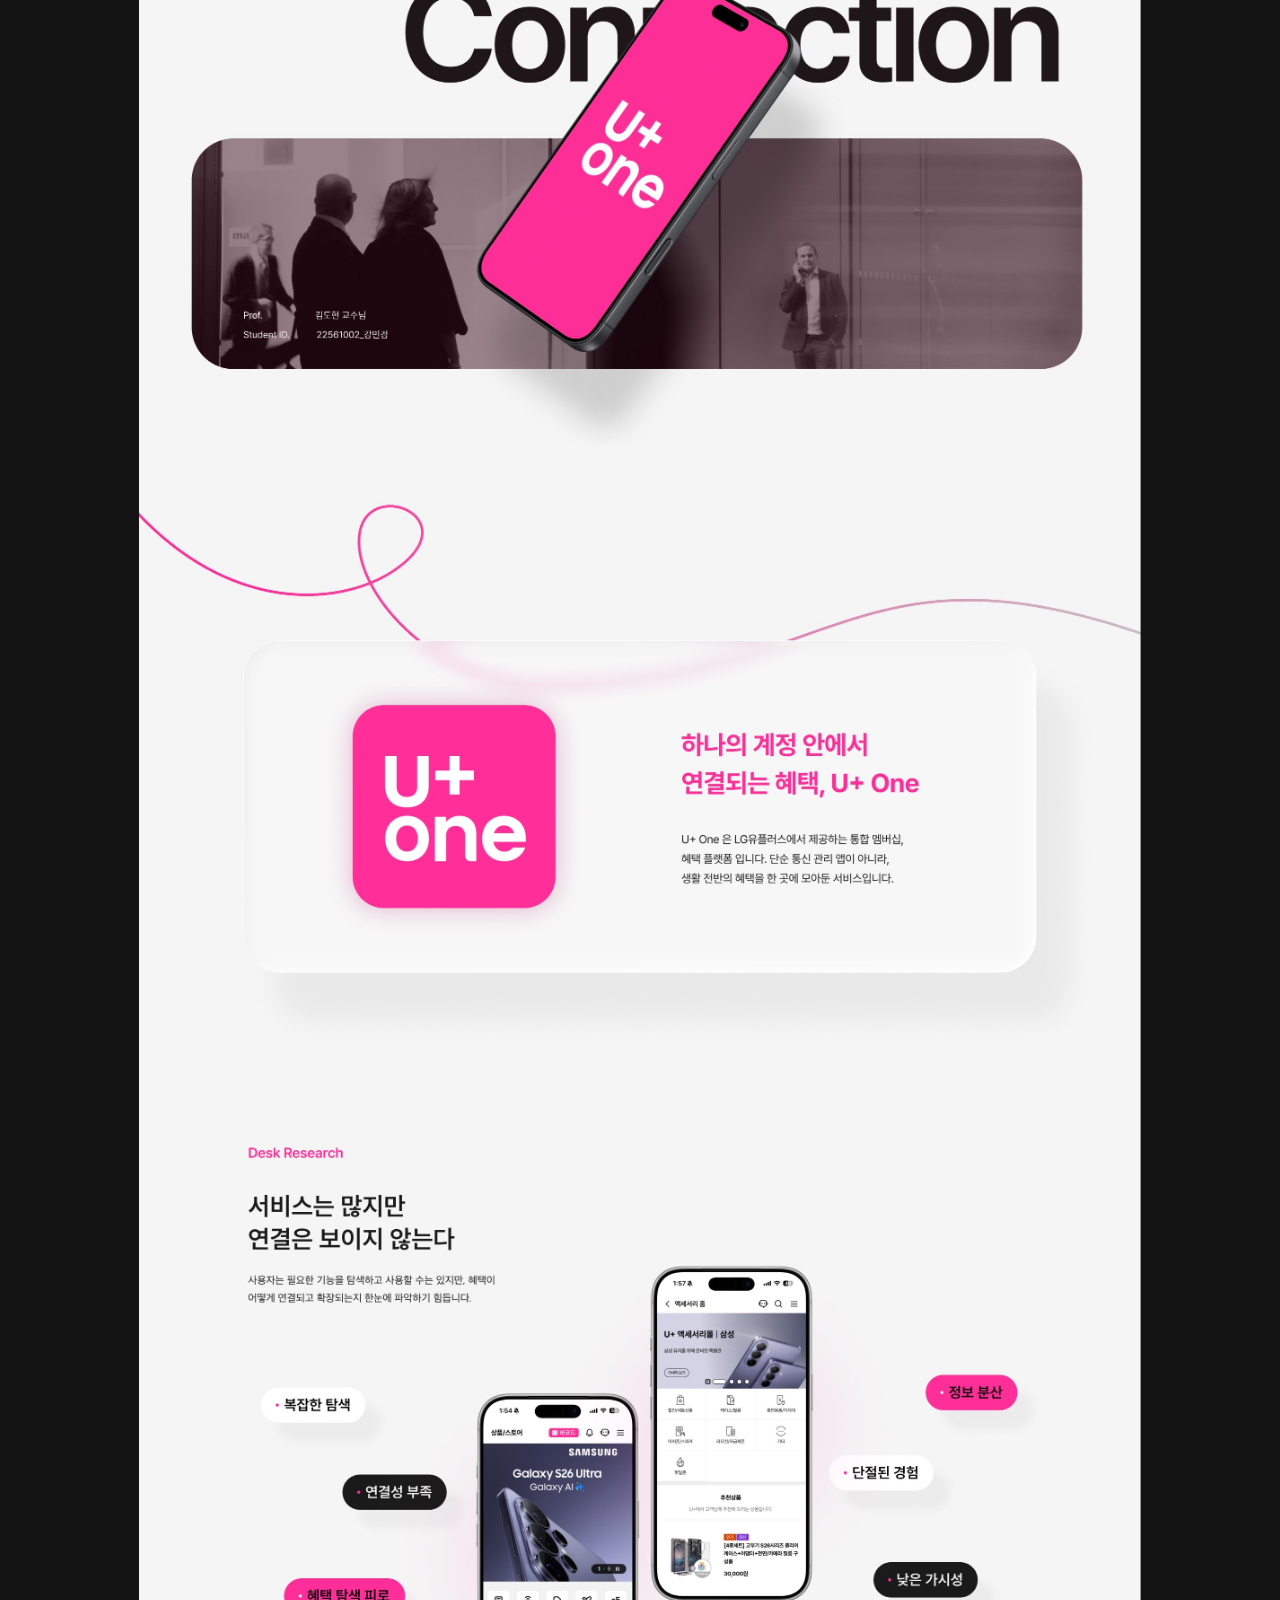
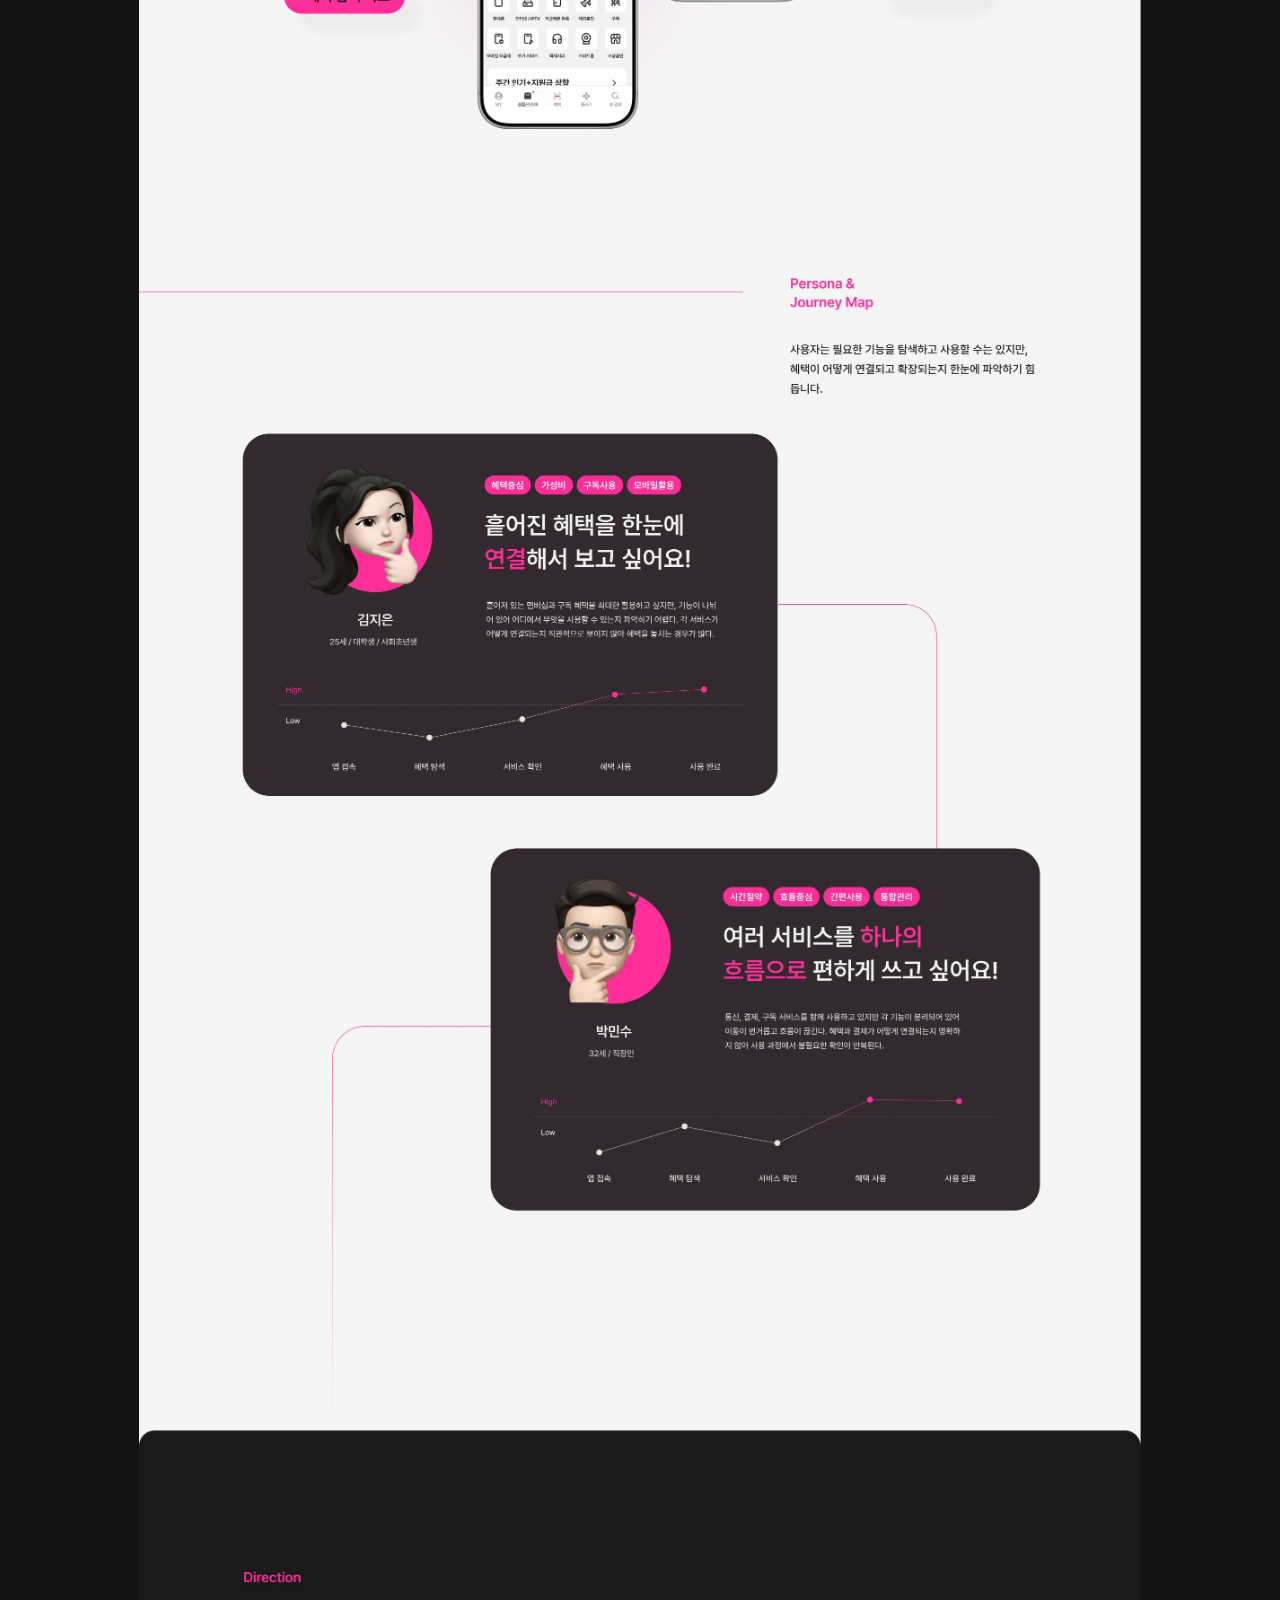
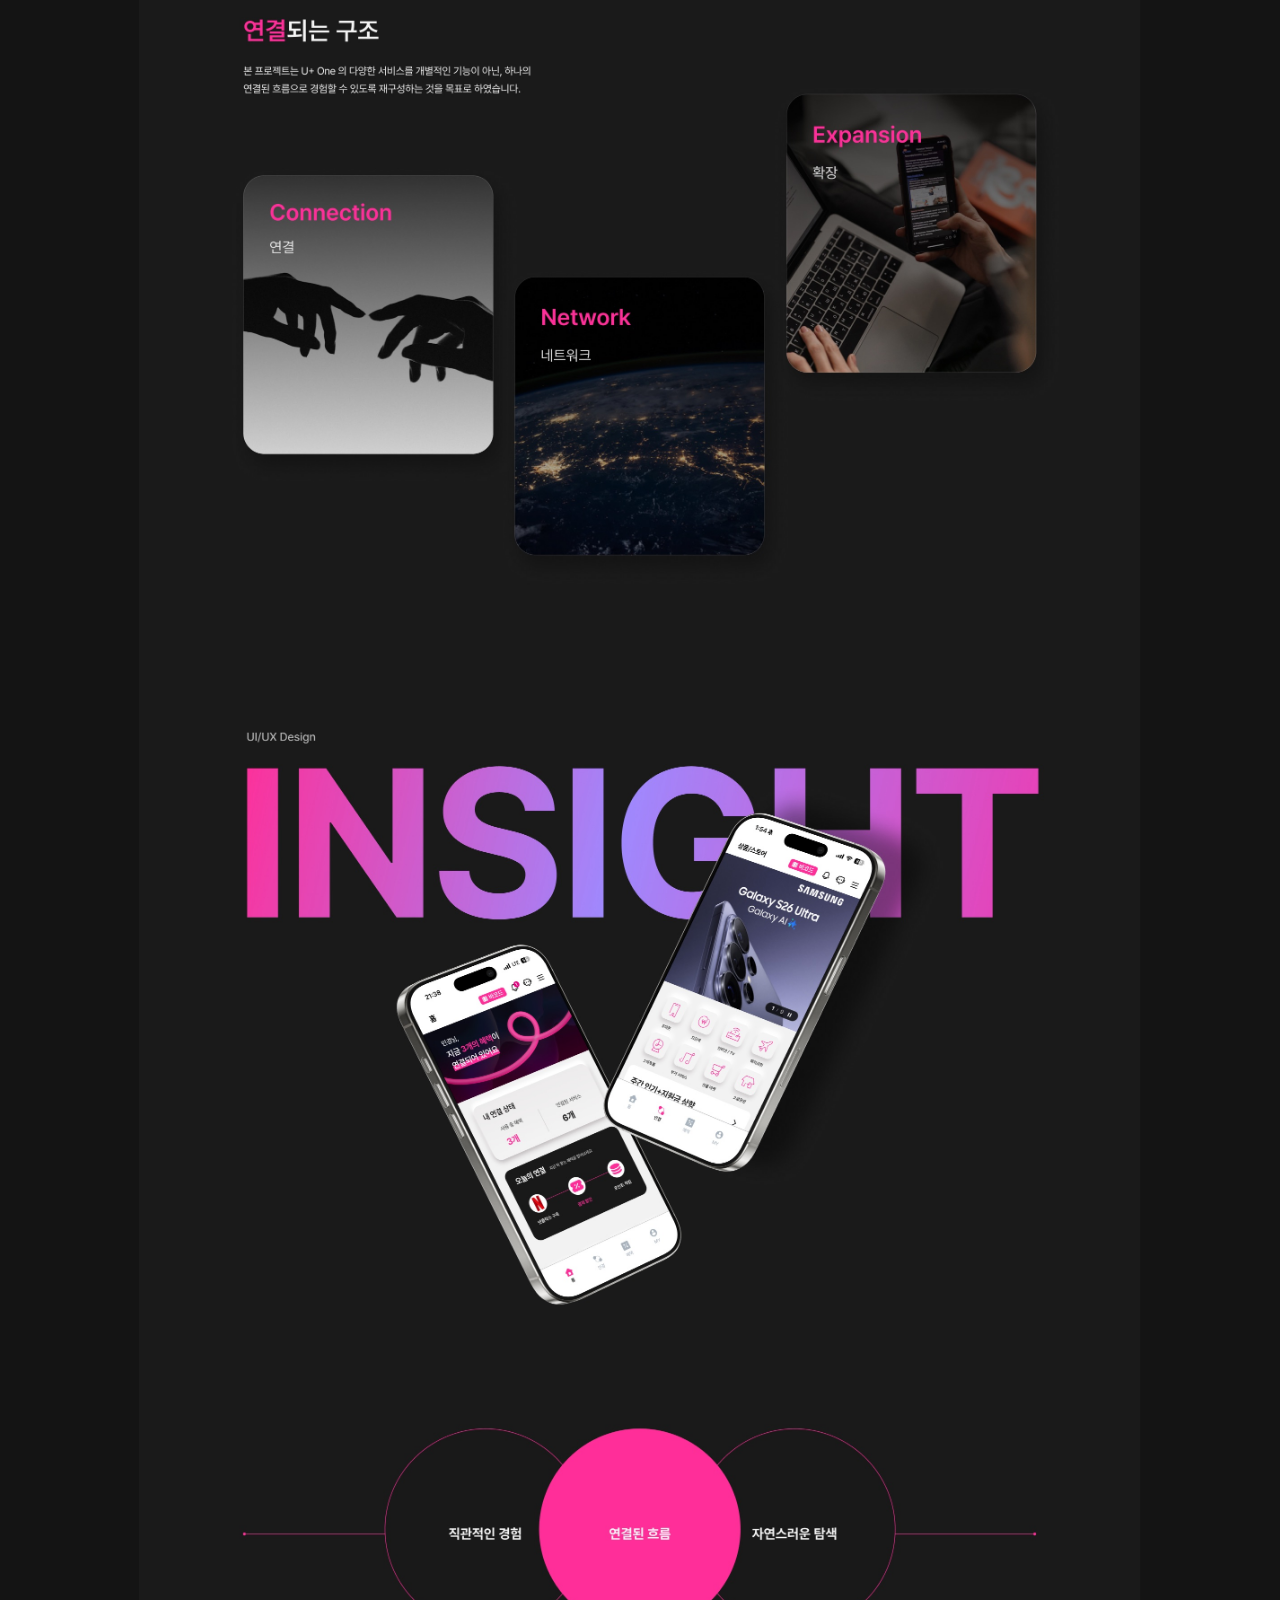
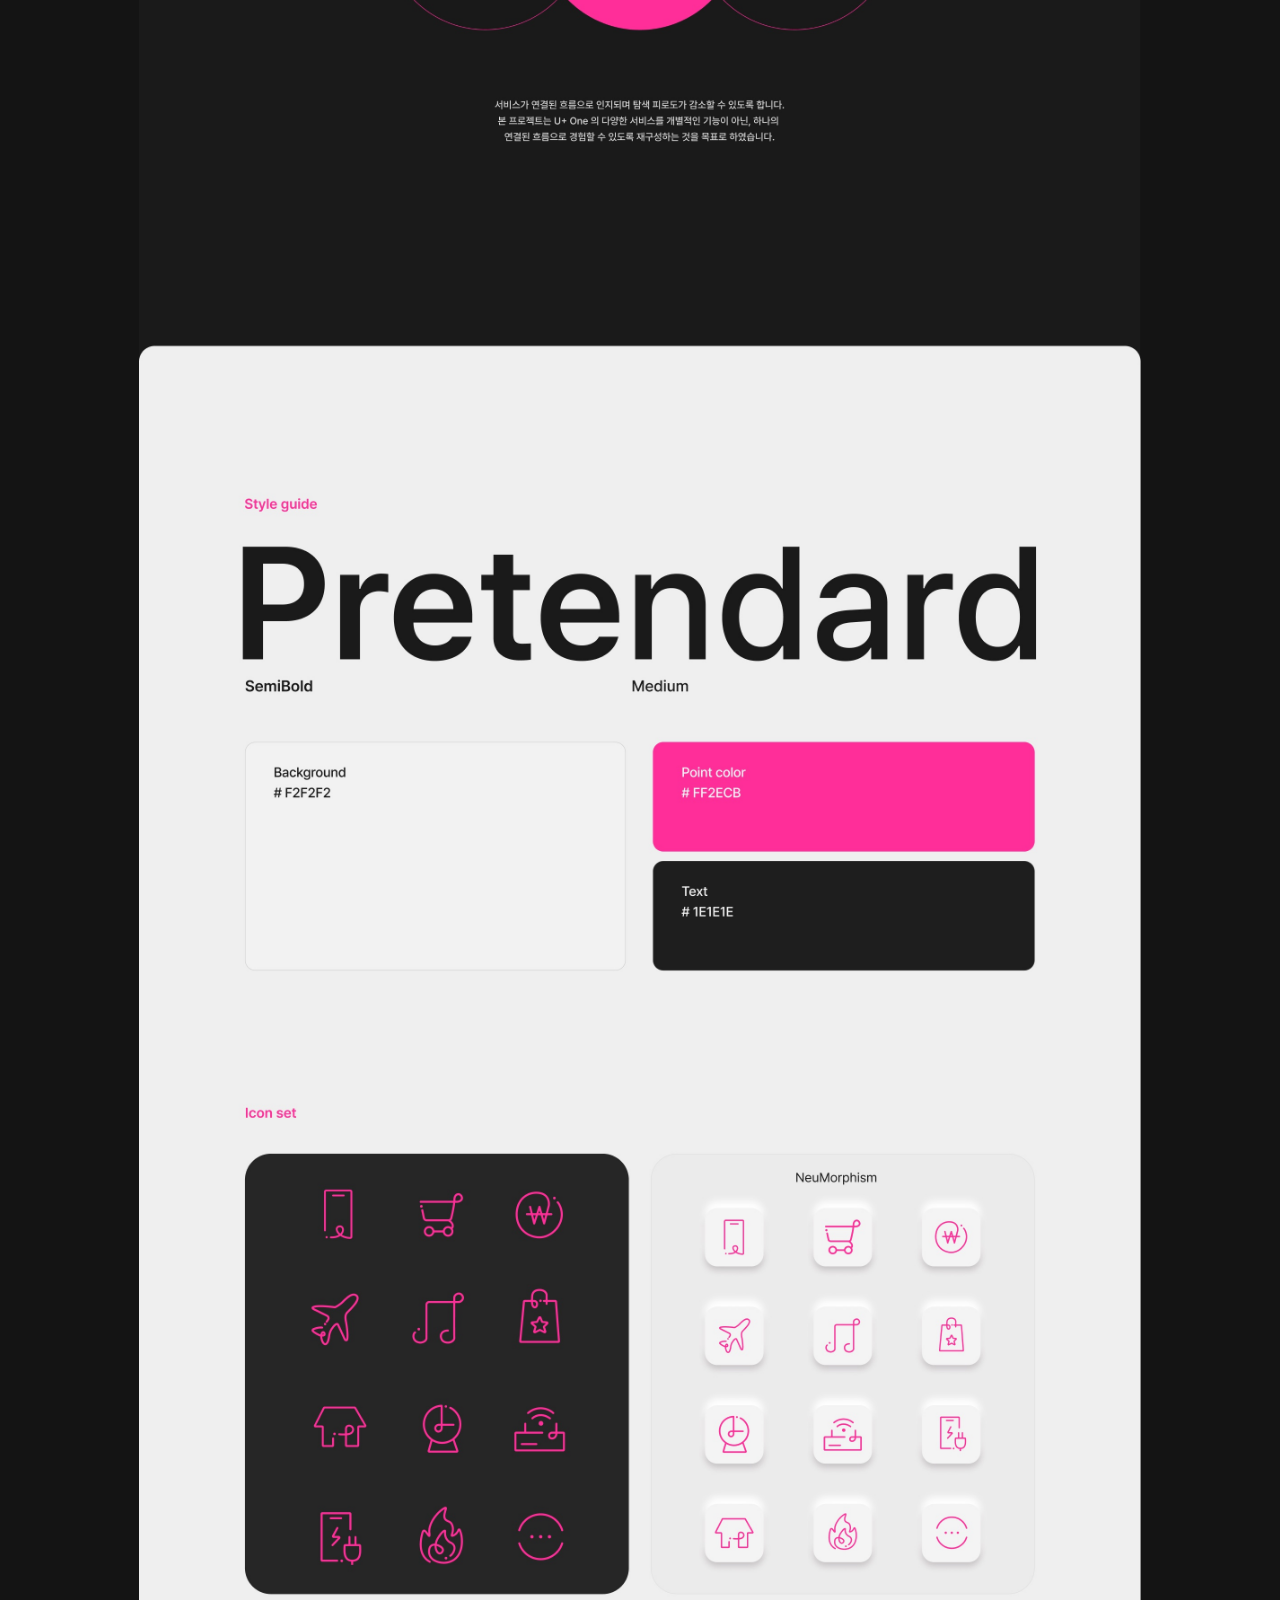
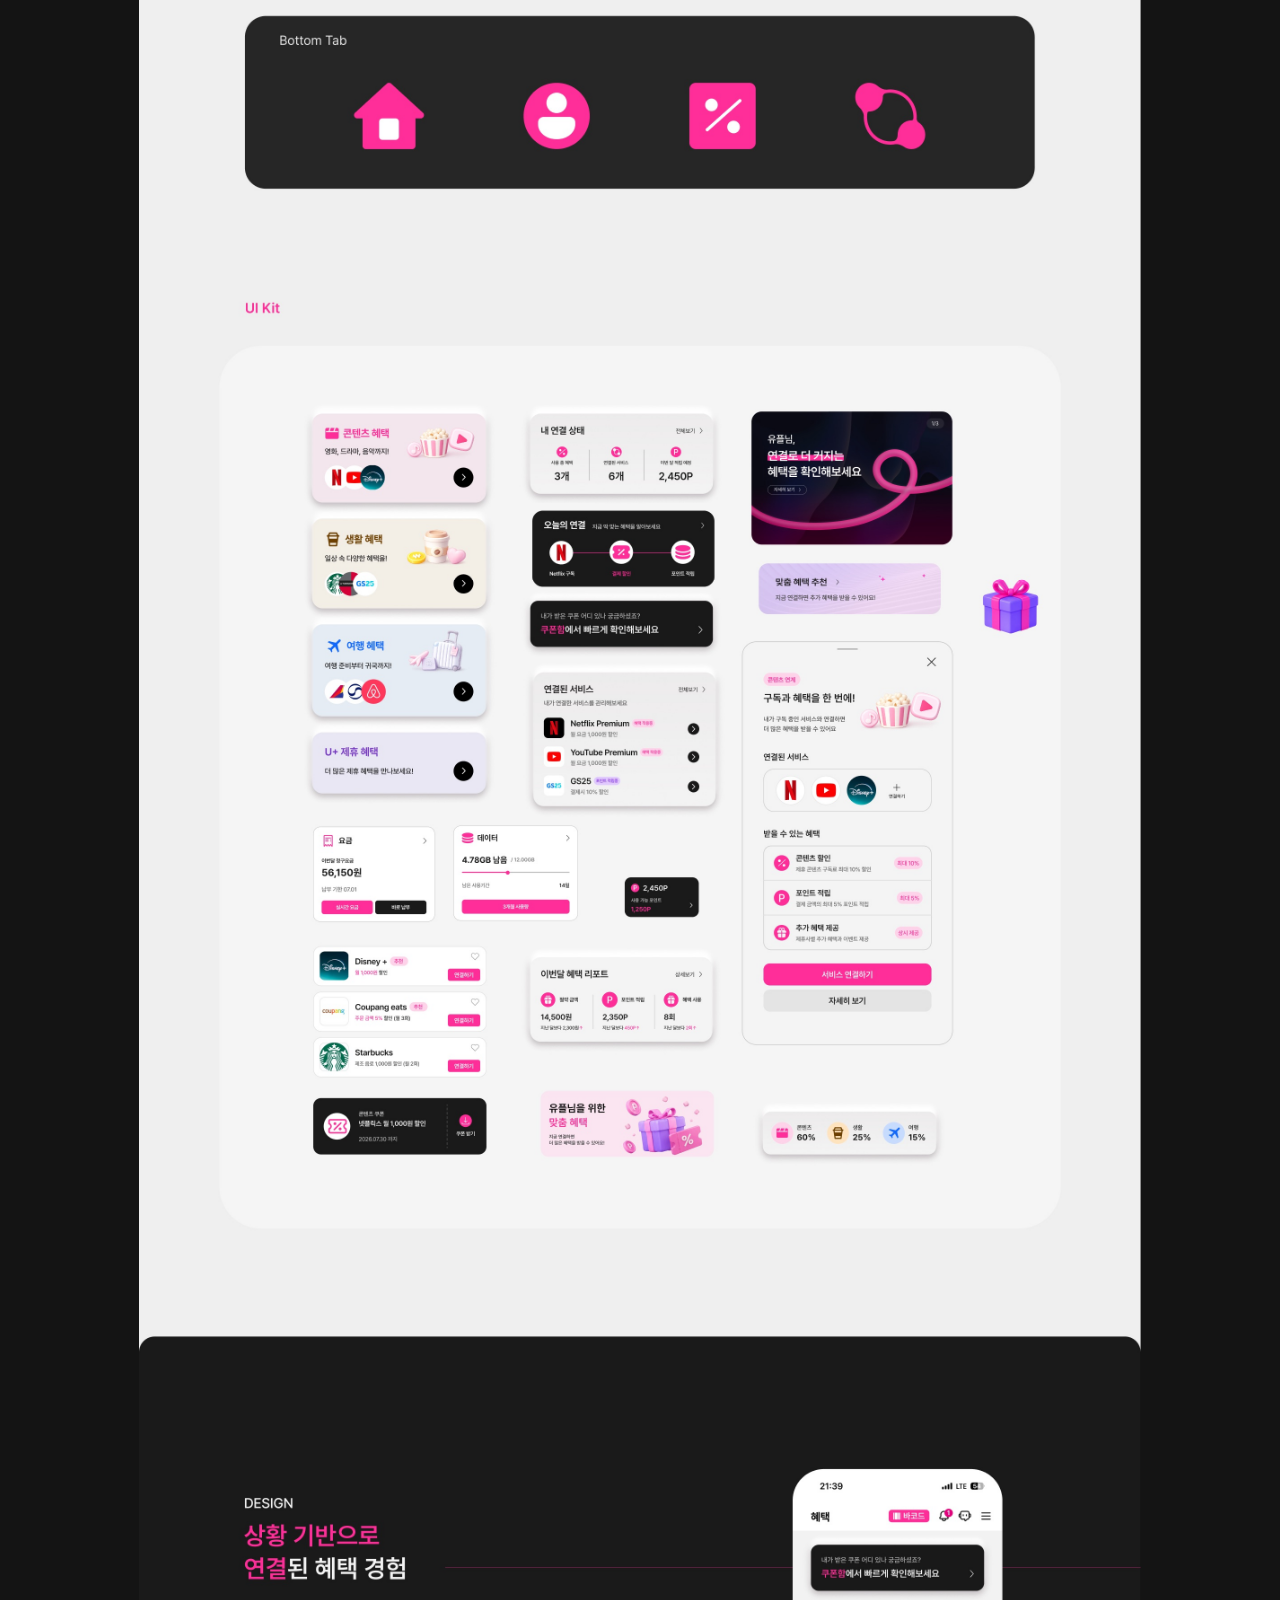
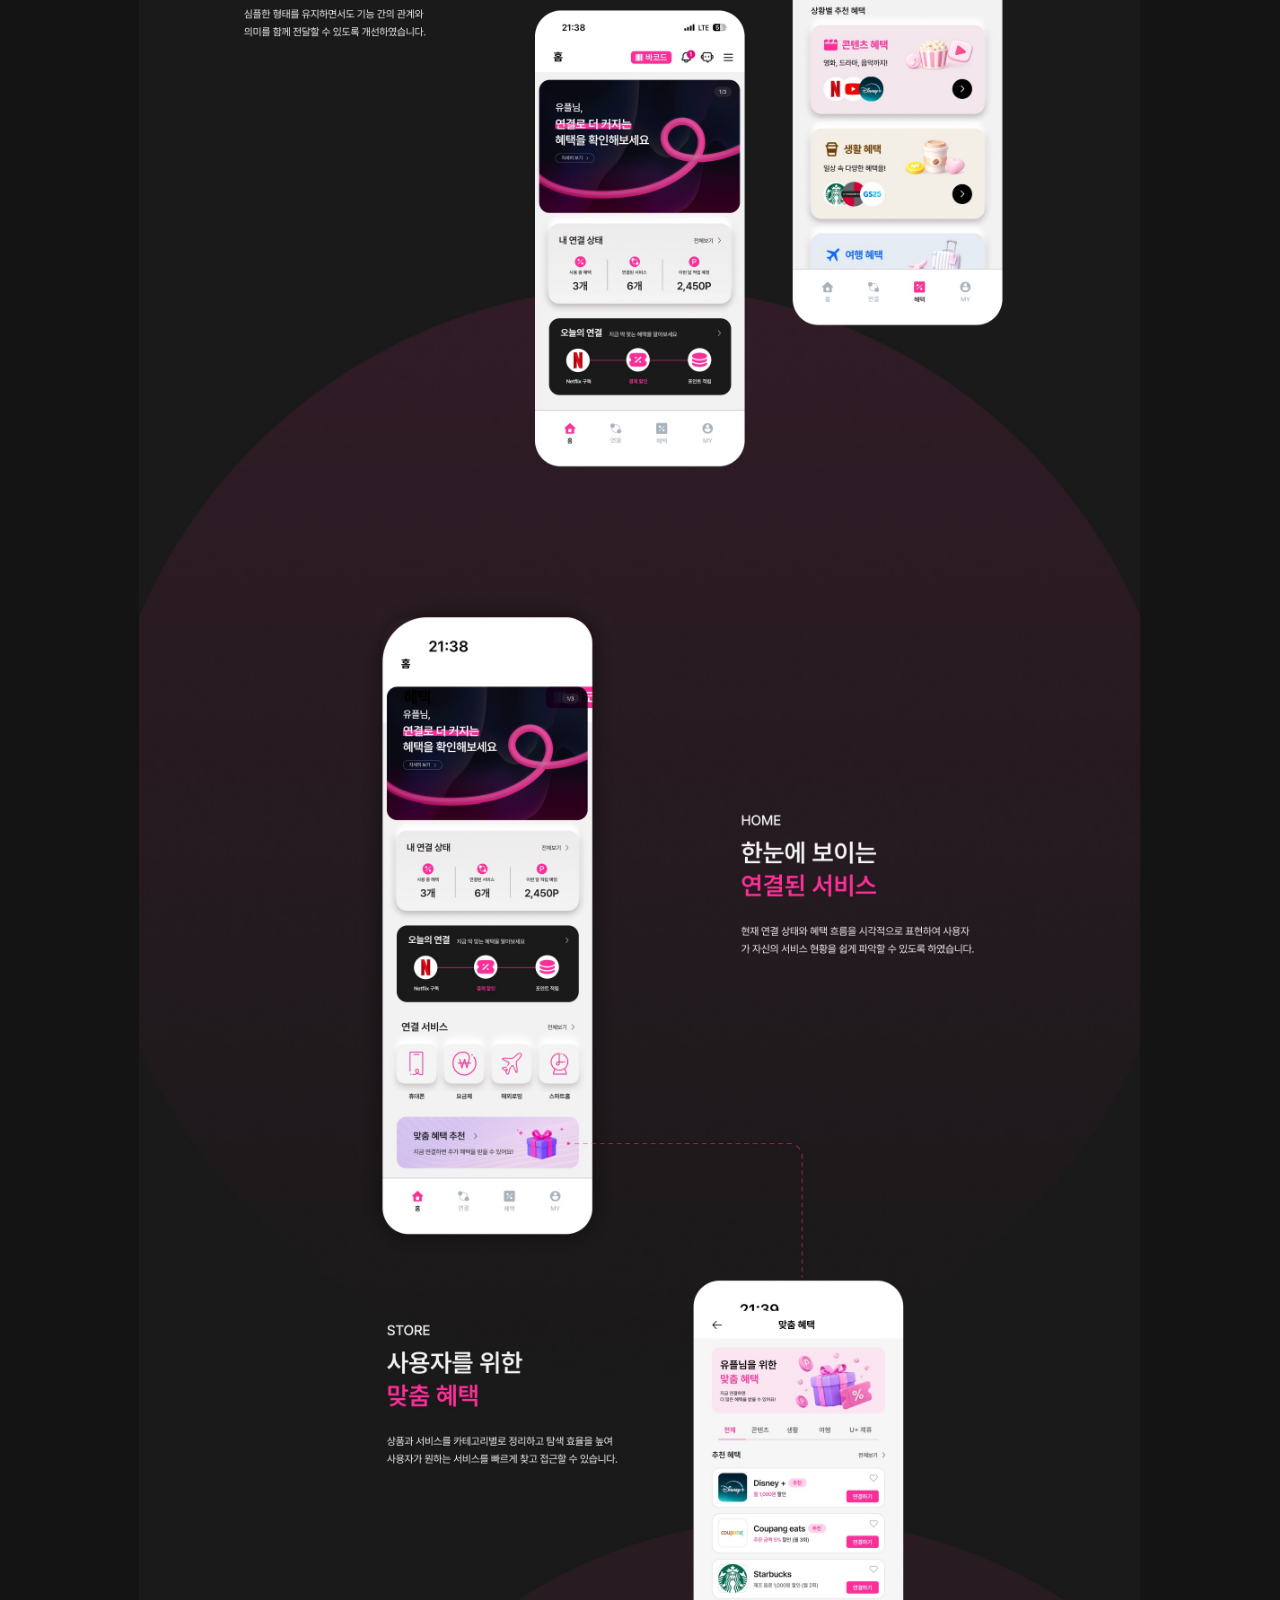
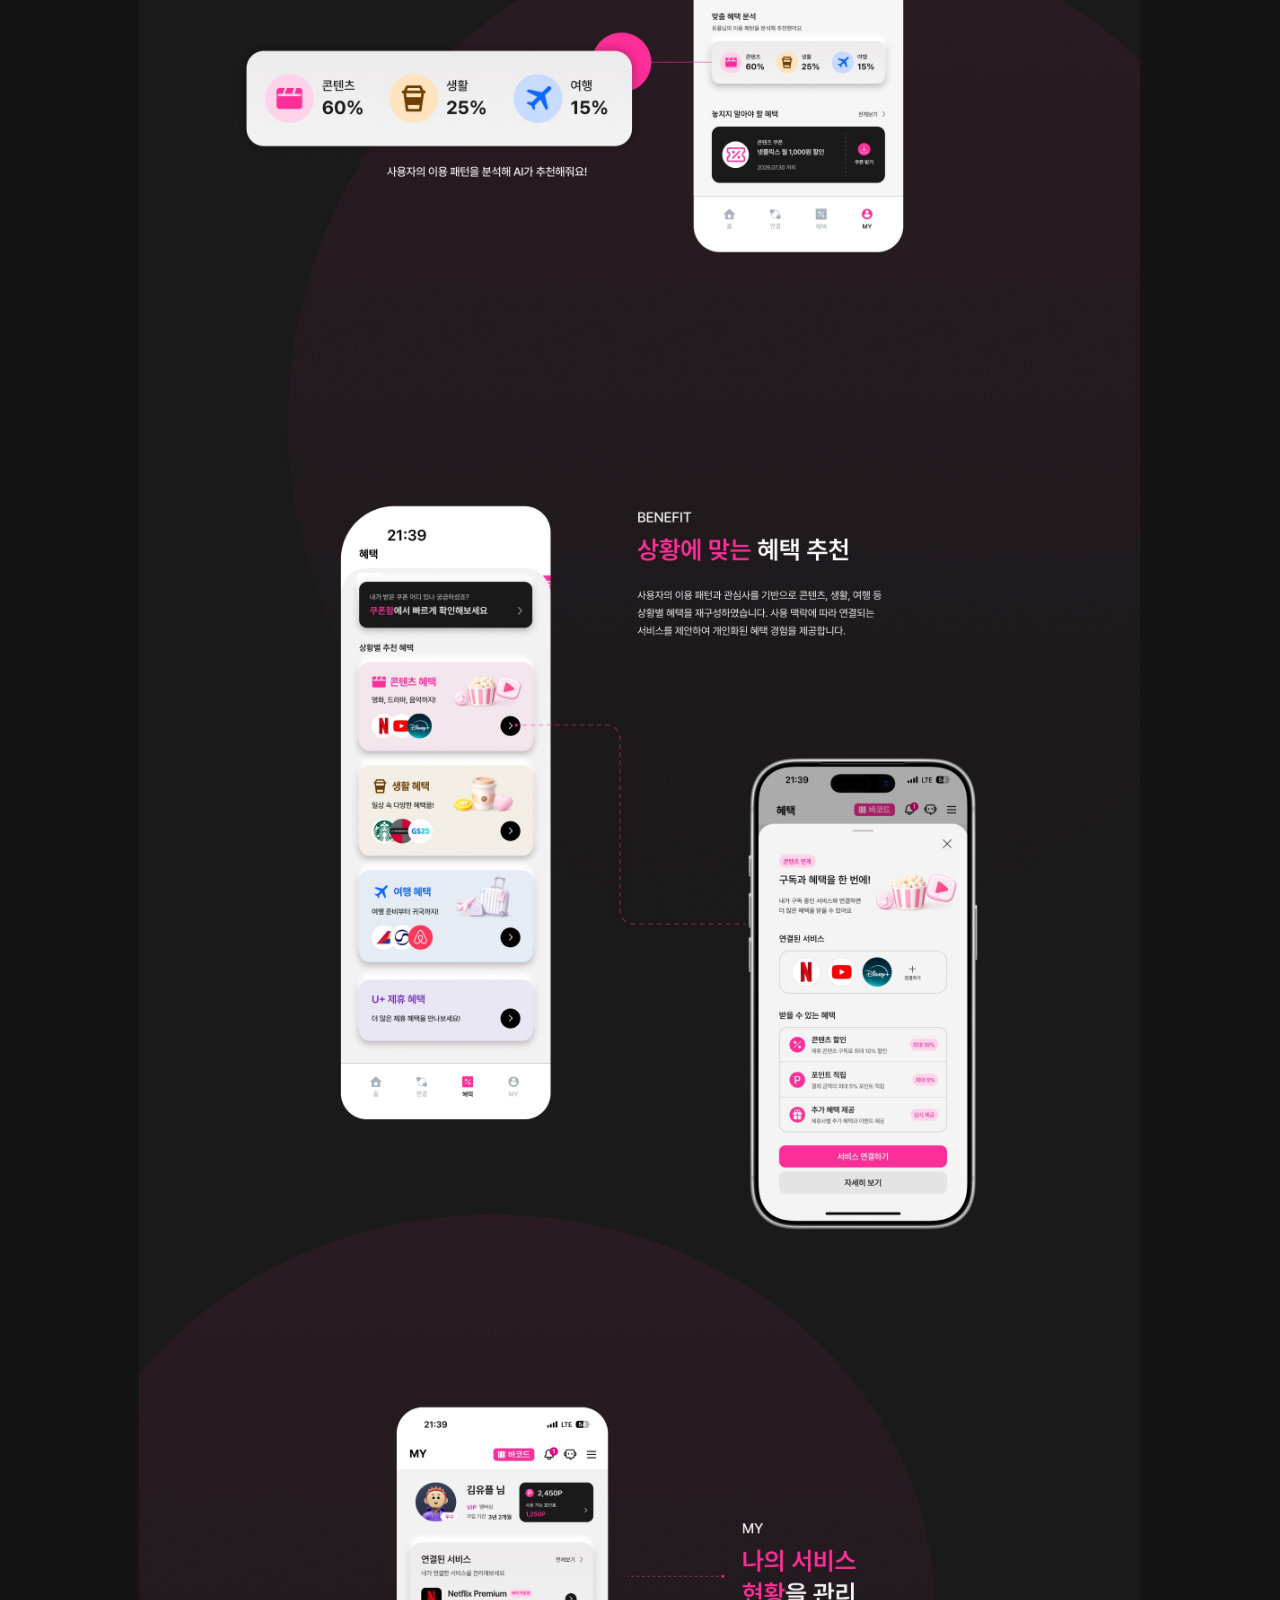
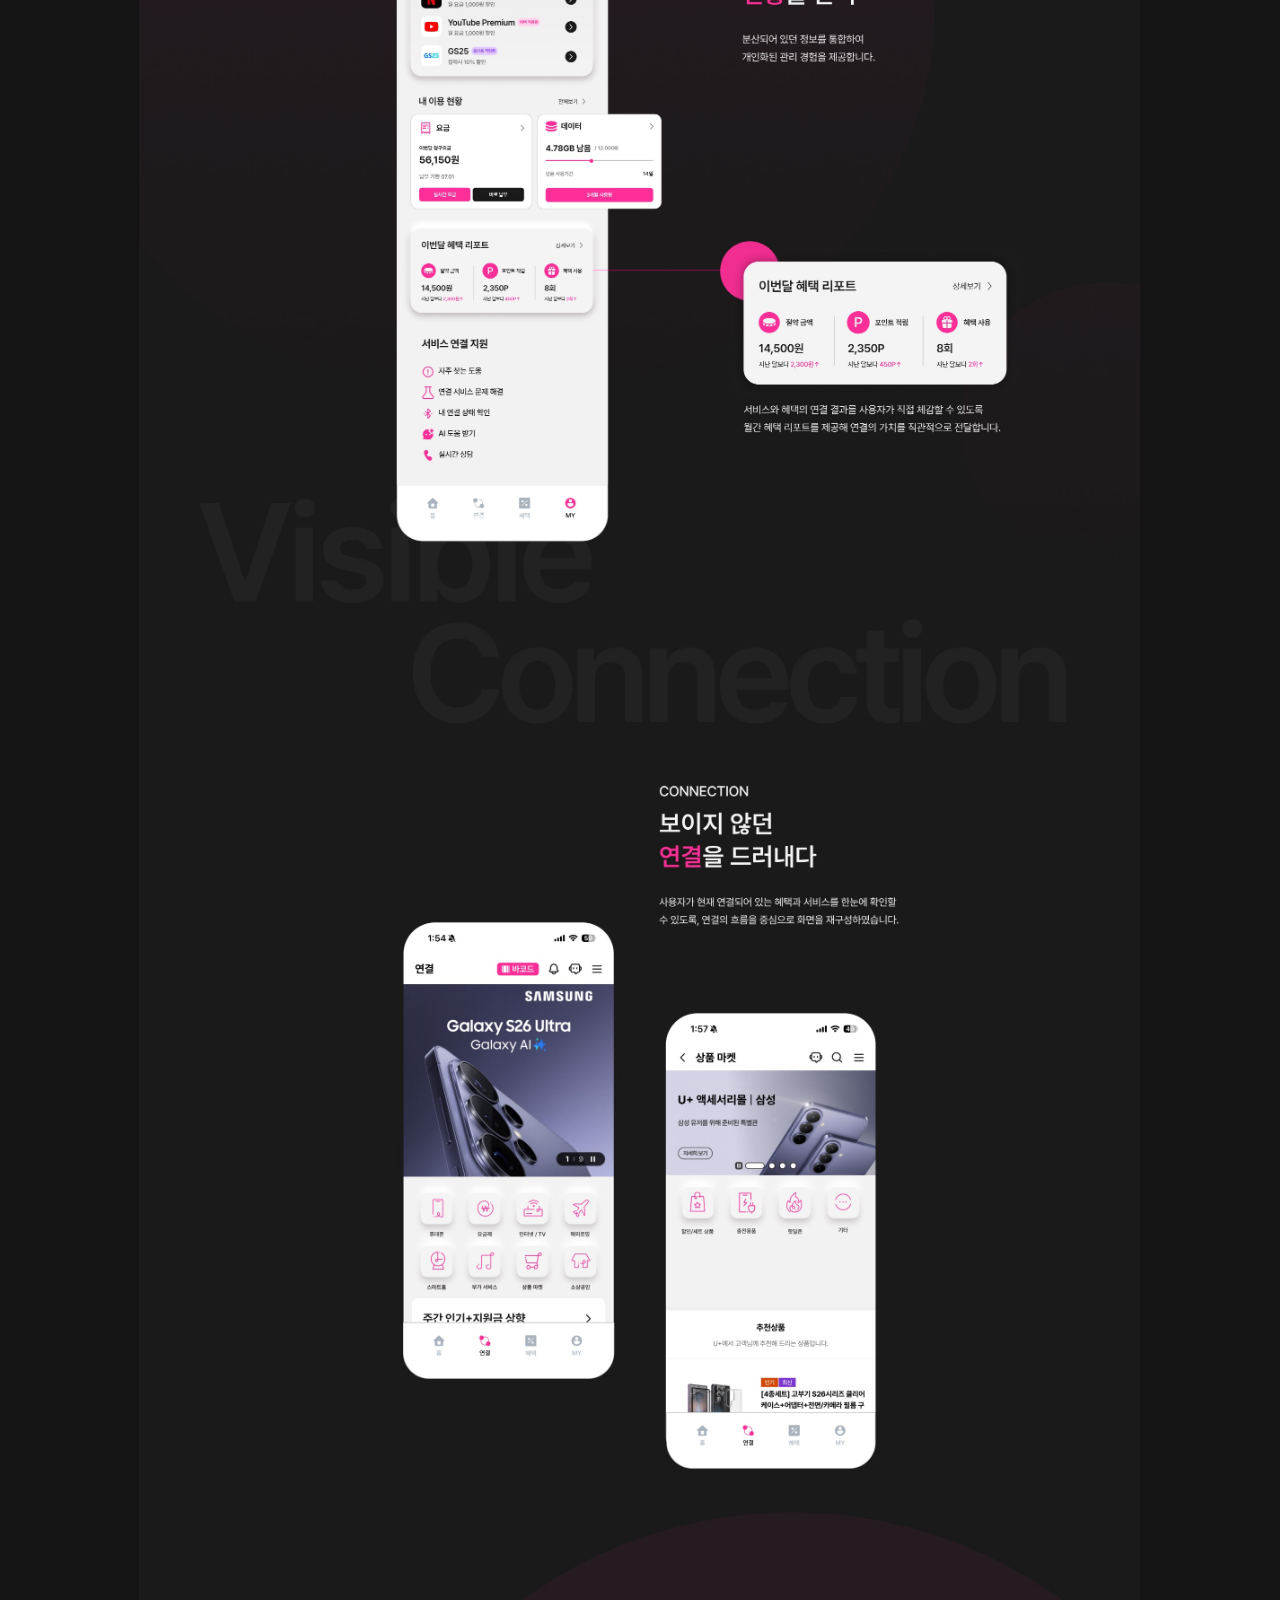
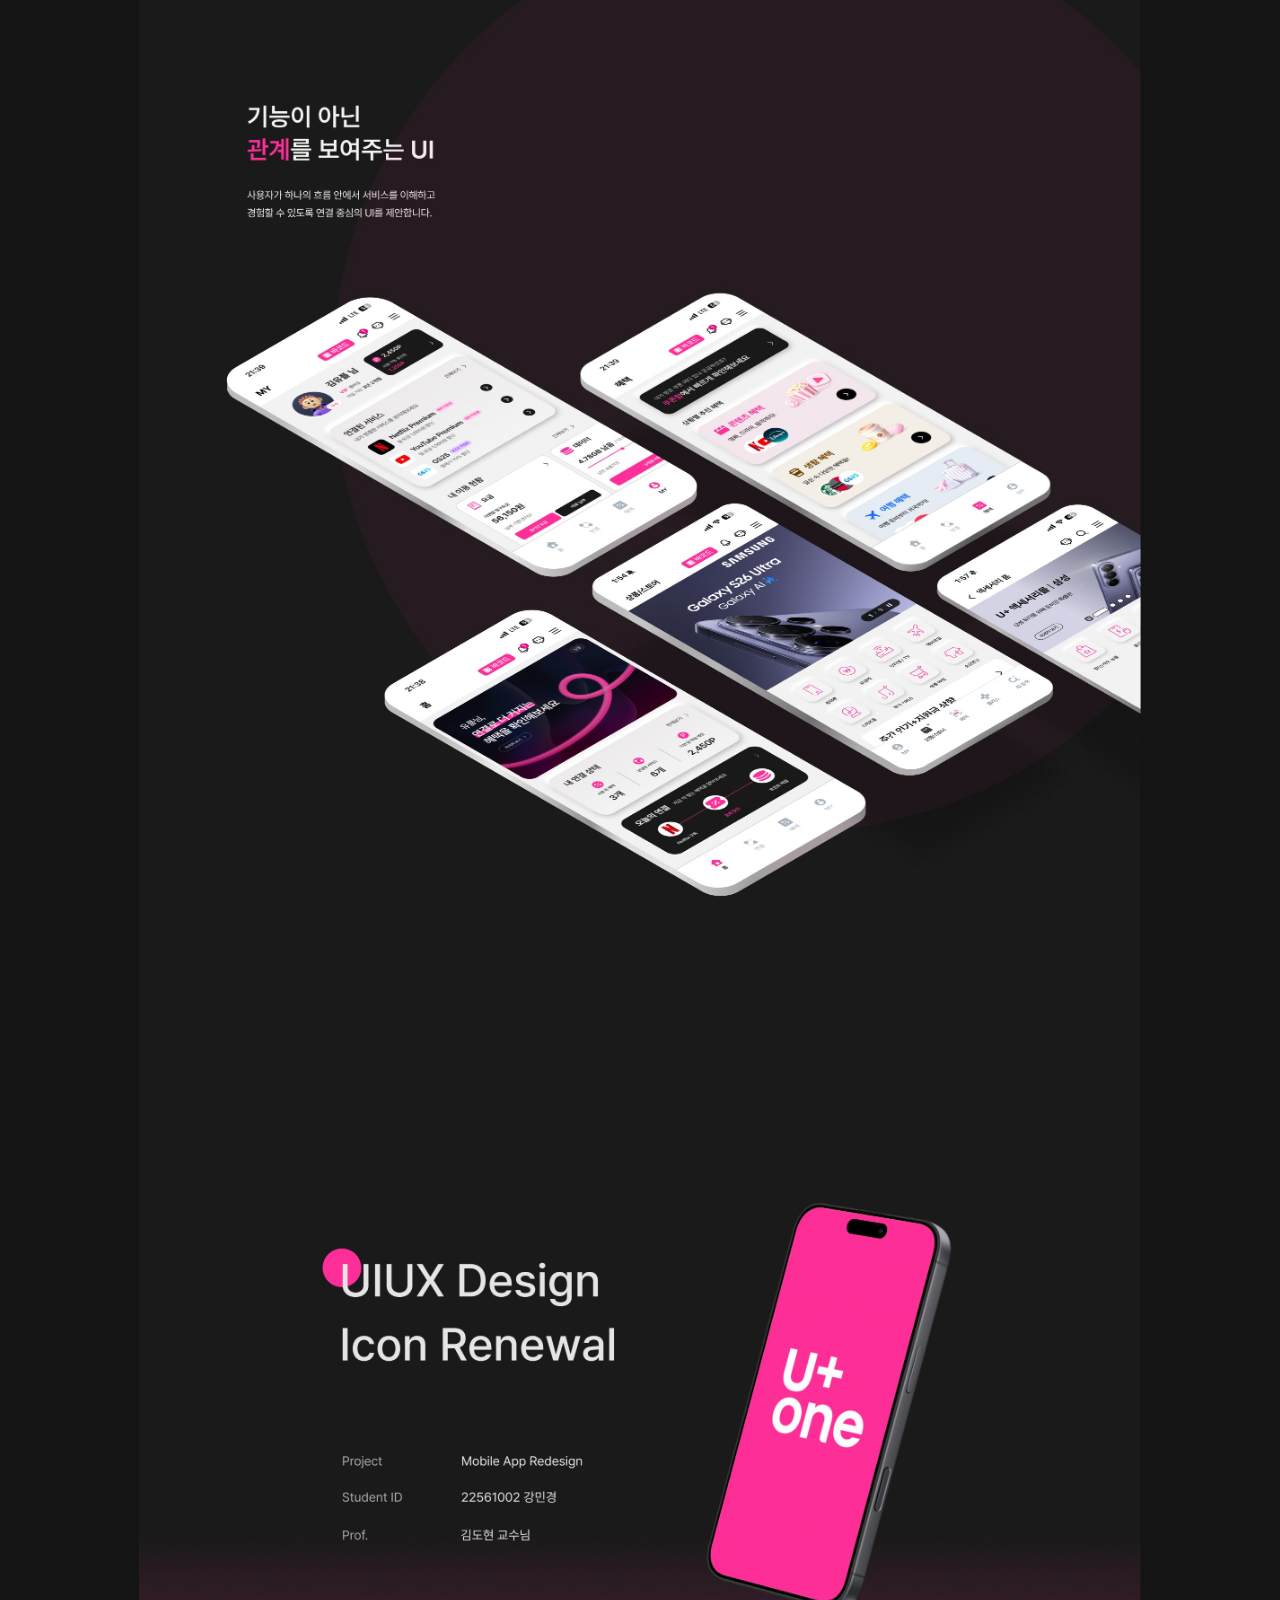
<file: uplus.html>
<!doctype html>
<html lang="ko">
<head>
  <meta charset="utf-8">
  <meta name="viewport" content="width=device-width, initial-scale=1">
  <title>U+ ONE — MIN K.</title>
  <meta name="description" content="하나의 계정 안에서 연결되는 혜택, U+ One. 서비스와 혜택의 연결을 드러내도록 재구성한 모바일 앱 UXUI 리디자인.">
  <link rel="stylesheet" href="css/style.css?v=3349d2b3">
  <link rel="stylesheet" href="css/uplus.css?v=a0fc4ca9">
  <script>try{if(sessionStorage.getItem("mk-fade")){sessionStorage.removeItem("mk-fade");document.documentElement.classList.add("is-entering")}}catch(e){}</script>
  <script src="js/main.js?v=e828b094" defer></script>
</head>
<body class="uplus">
  <div class="progress" aria-hidden="true"></div>
  <header class="site-header wrap grid">
    <a class="logo" href="index.html">MIN K.</a>
    <nav class="gnb" aria-label="주요 메뉴">
      <a href="index.html#projects">PROJECTS</a>
      <a href="index.html#about">ABOUT</a>
    </nav>
  </header>

  <main>
    <section class="p-hero wrap" id="top">
      <div class="grid p-title">
        <h1>U+ ONE</h1>
        <p class="p-title__year">© 2025</p>
        <div class="p-title__rule" aria-hidden="true"></div>
        <p class="p-title__index">02 /</p>
      </div>
      <div class="grid">
        <figure class="media p-hero__img">
          <img decoding="async" src="assets/uplus/hero.jpg" width="1800" height="1302" alt="흐릿하게 지나가는 사람들이 있는 건물 로비 사진">
          <div class="up-hero-phone"><img decoding="async" src="assets/uplus/hero-phone.png" width="766" height="1083" alt="U+ one 로고가 띄워진 기울어진 아이폰 목업"></div>
        </figure>
      </div>
      <p class="p-hero__big" aria-hidden="true"><span>U+ ONE APP</span><span>VISIBLE</span><span>CONNECTION</span></p>
    </section>

    <section class="wrap grid p-meta">
      <div class="info">
        <p class="label">TYPE</p>
        <p class="list-sm">Web Showing<br>App Renewal</p>
      </div>
      <div class="info">
        <p class="label">DISCIPLINE</p>
        <p class="list-sm">UXUI Design<br>Visual Storytelling<br>Web Design</p>
      </div>
    </section>

    <section class="wrap grid p-about">
      <p class="p-about__kicker">VISIBLE CONNECTION</p>
      <div class="p-about__body">
        <h2 class="label">ABOUT</h2>
        <p class="indent">「SCENT AS A MEMORY」를 중심으로 딥디크의 향을 하나의 기억으로 확장해 표현한 웹 쇼잉입니다. 브랜드와 향수에 대한 소개에서 시작해 세 가지 향을 각각 바다, 무화과, 숲의 이미지와 연결하여 시각화했습니다.</p>
        <p>여백과 큰 타이포그래피를 중심으로 구성하고, 향수 이미지와 감각적인 사진을 교차 배치해 향이 특정한 장소와 순간의 기억으로 이어지는 경험을 보여주었습니다.</p>
      </div>
    </section>

    <section class="wrap grid">
      <!-- Web Showing artboard (Figma 웹쇼잉, 1127 × 16552): flattened render in stacked slices that overlap by 3px so no seam shows -->
      <figure class="up-ws">
        <img decoding="async" src="assets/uplus/ws-1.jpg" width="2232" height="2973" alt="">
        <img decoding="async" src="assets/uplus/ws-2.jpg" width="2232" height="4239" alt="" loading="lazy">
        <img decoding="async" src="assets/uplus/ws-3.jpg" width="2232" height="4675" alt="" loading="lazy">
        <img decoding="async" src="assets/uplus/ws-4.jpg" width="2232" height="4160" alt="" loading="lazy">
        <img decoding="async" src="assets/uplus/ws-5.jpg" width="2232" height="4062" alt="" loading="lazy">
        <img decoding="async" src="assets/uplus/ws-6.jpg" width="2232" height="4160" alt="" loading="lazy">
        <img decoding="async" src="assets/uplus/ws-7.jpg" width="2232" height="4061" alt="" loading="lazy">
        <img decoding="async" src="assets/uplus/ws-8.jpg" width="2232" height="4459" alt="" loading="lazy">
        <figcaption class="sr-only">
          <p>MOBILE APP REDESIGN — U+ ONE — Visible Connection</p>
          <p>하나의 계정 안에서 연결되는 혜택, U+ One. U+ One 은 LG유플러스에서 제공하는 통합 멤버십, 혜택 플랫폼 입니다. 단순 통신 관리 앱이 아니라, 생활 전반의 혜택을 한 곳에 모아둔 서비스입니다.</p>
          <p>Desk Research — 서비스는 많지만 연결은 보이지 않는다. 사용자는 필요한 기능을 탐색하고 사용할 수는 있지만, 혜택이 어떻게 연결되고 확장되는지 한눈에 파악하기 힘듭니다. 복잡한 탐색, 연결성 부족, 혜택 탐색 피로, 정보 분산, 단절된 경험, 낮은 가시성.</p>
          <p>Persona &amp; Journey Map — 흩어진 혜택을 한눈에 연결해서 보고 싶어요! 여러 서비스를 하나의 흐름으로 편하게 쓰고 싶어요!</p>
          <p>Direction — 연결되는 구조. 본 프로젝트는 U+ One 의 다양한 서비스를 개별적인 기능이 아닌, 하나의 연결된 흐름으로 경험할 수 있도록 재구성하는 것을 목표로 하였습니다. Connection 연결, Network 네트워크, Expansion 확장.</p>
          <p>UI/UX Design — INSIGHT. 직관적인 경험, 연결된 흐름, 자연스러운 탐색.</p>
          <p>Style guide — Pretendard SemiBold, Medium. Background #F2F2F2, Point color #FF2ECB, Text #1E1E1E. Icon set, NeuMorphism, Bottom Tab, UI Kit.</p>
          <p>DESIGN — 상황 기반으로 연결된 혜택 경험. 심플한 형태를 유지하면서도 기능 간의 관계와 의미를 함께 전달할 수 있도록 개선하였습니다.</p>
          <p>HOME — 한눈에 보이는 연결된 서비스. 현재 연결 상태와 혜택 흐름을 시각적으로 표현하여 사용자가 자신의 서비스 현황을 쉽게 파악할 수 있도록 하였습니다.</p>
          <p>STORE — 사용자를 위한 맞춤 혜택. 상품과 서비스를 카테고리별로 정리하고 탐색 효율을 높여 사용자가 원하는 서비스를 빠르게 찾고 접근할 수 있습니다. 사용자의 이용 패턴을 분석해 AI가 추천해줘요!</p>
          <p>BENEFIT — 상황에 맞는 혜택 추천. 사용자의 이용 패턴과 관심사를 기반으로 콘텐츠, 생활, 여행 등 상황별 혜택을 재구성하였습니다. 사용 맥락에 따라 연결되는 서비스를 제안하여 개인화된 혜택 경험을 제공합니다.</p>
          <p>MY — 나의 서비스 현황을 관리. 분산되어 있던 정보를 통합하여 개인화된 관리 경험을 제공합니다. 서비스와 혜택의 연결 결과를 사용자가 직접 체감할 수 있도록 월간 혜택 리포트를 제공해 연결의 가치를 직관적으로 전달합니다.</p>
          <p>CONNECTION — 보이지 않던 연결을 드러내다. 사용자가 현재 연결되어 있는 혜택과 서비스를 한눈에 확인할 수 있도록, 연결의 흐름을 중심으로 화면을 재구성하였습니다.</p>
          <p>기능이 아닌 관계를 보여주는 UI. 사용자가 하나의 흐름 안에서 서비스를 이해하고 경험할 수 있도록 연결 중심의 UI를 제안합니다.</p>
          <p>UIUX Design Icon Renewal — Project: Mobile App Redesign.</p>
        </figcaption>
      </figure>
    </section>

    <section class="next wrap">
      <p class="next__label"><img decoding="async" class="dot" src="assets/common/dot-next.svg" alt="">NEXT PROJECT</p>
      <a class="next__link" href="nordly.html">NORDLY</a>
    </section>
  </main>

  <footer class="site-footer">
    <div class="wrap grid">
      <div class="foot-col foot-col--copy">
        <p>© 2026 MIN K.</p>
        <p>ALL RIGHTS RESERVED.</p>
      </div>
      <nav class="foot-col foot-col--nav" aria-label="푸터 메뉴">
        <a href="index.html">MAIN</a>
        <a href="index.html#projects">PROJECTS</a>
        <a href="index.html#about">ABOUT</a>
      </nav>
      <div class="foot-col foot-col--sns">
        <a href="mailto:kangmk3220@naver.com">MAIL</a>
        <a href="https://www.instagram.com/fllo3wer/" target="_blank" rel="noopener">INSTAGRAM</a>
      </div>
      <button class="to-top" type="button" data-scroll-top aria-label="맨 위로">
        <img decoding="async" src="assets/common/top-arrow.svg" alt="">
        <img decoding="async" src="assets/common/top-arrow-hover.svg" alt="">
      </button>
    </div>
  </footer>
</body>
</html>
</file>
<file: css/style.css>
/* =========================================================
   MIN K. Portfolio — 1rem = 10 design px at 1440 (Figma frame width)
   ========================================================= */

/* every design font ships with the site so visitors see the Figma fonts without installing anything */
@font-face {
  font-family: "Pretendard Variable";
  src: url("../assets/fonts/PretendardVariable.woff2") format("woff2-variations"),
       url("../assets/fonts/PretendardVariable.woff2") format("woff2");
  font-weight: 45 920;
  font-style: normal;
  font-display: swap;
}
@font-face {
  font-family: "SF Pro Display";
  src: url("../assets/fonts/SFProDisplay-Regular.woff2") format("woff2");
  font-weight: 400;
  font-style: normal;
  font-display: swap;
}
@font-face {
  font-family: "SF Pro Display";
  src: url("../assets/fonts/SFProDisplay-Medium.woff2") format("woff2");
  font-weight: 500;
  font-style: normal;
  font-display: swap;
}
@font-face {
  font-family: "Diptyque";
  src: url("../assets/fonts/Diptyque-Regular.woff2") format("woff2");
  font-weight: 400;
  font-style: normal;
  font-display: swap;
}
@font-face {
  font-family: "Diptyque";
  src: url("../assets/fonts/Diptyque-Italic.woff2") format("woff2");
  font-weight: 400;
  font-style: italic;
  font-display: swap;
}

:root {
  color-scheme: dark;
  --bg: #141414;
  --fg: #fbfbfb;
  --fg-2: #f1f0ea;
  --fg-3: #e7e7e7;
  --muted: #d9d9d9;
  --gray: #a3a3a3;
  --line: #848484;
  --accent: #2478ff;

  --font-sf: "SF Pro Display", -apple-system, BlinkMacSystemFont, "Inter", "Pretendard Variable", Pretendard, sans-serif;
  --font-pre: "Pretendard Variable", Pretendard, -apple-system, BlinkMacSystemFont, "Apple SD Gothic Neo", sans-serif;
  --font-helv: Helvetica, "Helvetica Neue", Arial, sans-serif;
  --font-serif: "Diptyque", "EB Garamond", Garamond, "Times New Roman", serif;

  --m: 4.2rem;   /* side margin */
  --g: 1.6rem;   /* column gutter */
  --ease-io: cubic-bezier(0.42, 0, 0.58, 1);
  --ease-out: cubic-bezier(0, 0, 0.58, 1);
  --ease-in: cubic-bezier(0.42, 0, 1, 1);
  --dur: 0.3s;
}

/* scales with the window up to 1920px (1rem = 13.33px); wider screens keep that size, centered */
html {
  font-size: clamp(5.4px, calc(100vw / 144), 13.3334px);
  -webkit-text-size-adjust: 100%;
}

*,
*::before,
*::after { box-sizing: border-box; }

body {
  margin: 0;
  background: var(--bg);
  color: var(--fg);
  font-family: var(--font-pre);
  font-size: max(14px, 1.5rem);
  line-height: 1.5;
  overflow-x: clip;
  -webkit-font-smoothing: antialiased;
  -moz-osx-font-smoothing: grayscale;
}

/* fade in only after an in-site page change (flag set by main.js), so a first visit renders at rest */
html.is-entering body { animation: page-in var(--dur) var(--ease-io) both; }

body.is-leaving {
  opacity: 0;
  transition: opacity var(--dur) var(--ease-io);
}

@keyframes page-in {
  from { opacity: 0; }
  to { opacity: 1; }
}

/* decorative shapes bleed past the edges; clip them horizontally only */
main { overflow-x: clip; }

/* land anchor jumps on the section titles, not on the big top paddings */
#about { scroll-margin-top: -10.4rem; }
#projects { scroll-margin-top: -32.8rem; }
#work { scroll-margin-top: -26rem; }

img { display: block; max-width: 100%; }
a { color: inherit; text-decoration: none; }
button { font: inherit; color: inherit; background: none; border: 0; padding: 0; cursor: pointer; }
h1, h2, h3, p, figure, ul, ol { margin: 0; padding: 0; }
ul, ol { list-style: none; }

:focus-visible {
  outline: 1px solid var(--accent);
  outline-offset: 4px;
}

.sr-only {
  position: absolute; width: 1px; height: 1px; padding: 0; margin: -1px;
  overflow: hidden; clip: rect(0 0 0 0); white-space: nowrap; border: 0;
}

/* ---------- layout primitives ---------- */

.wrap {
  position: relative;
  width: 100%;
  max-width: 144rem;
  margin-inline: auto;
  padding-inline: var(--m);
}

.grid {
  display: grid;
  grid-template-columns: repeat(12, minmax(0, 1fr));
  column-gap: var(--g);
}

.stage {
  position: absolute;
  inset: 0;
  width: 100%;
  max-width: 144rem;
  margin-inline: auto;
  pointer-events: none;
}

/* rotated decorative groups, mirrored from Figma frame → rotated inner → svg */
.shape {
  position: absolute;
  left: calc(var(--x) * 1rem);
  top: calc(var(--y) * 1rem);
  width: calc(var(--w) * var(--s, 1) * 1rem);
  height: calc(var(--h) * var(--s, 1) * 1rem);
  display: flex;
  align-items: center;
  justify-content: center;
  pointer-events: none;
}
.shape__in {
  position: relative;
  flex: none;
  width: calc(var(--iw) * var(--s, 1) * 1rem);
  height: calc(var(--ih) * var(--s, 1) * 1rem);
  transform: rotate(var(--r, 0deg));
}
.shape__in img {
  position: absolute;
  left: var(--il, 0);
  top: var(--it, 0);
  width: var(--iW, 100%);
  height: var(--iH, 100%);
  max-width: none;
}

/* image crop box — mirrors Figma image fills */
.media {
  position: relative;
  overflow: hidden;
}
.media > img {
  width: 100%;
  height: 100%;
  object-fit: cover;
}

/* ---------- header ---------- */

/* fixed so it can come back on scroll-up; once the page has scrolled it gets a plain dark band
   (a blend mode here forced the whole page to repaint on every scroll frame) */
.site-header {
  position: fixed;
  top: 0;
  left: 0;
  right: 0;
  z-index: 20;
  padding-top: calc(4.3rem + env(safe-area-inset-top, 0px));
  padding-bottom: 0;
  align-items: start;
  will-change: transform;
  transition: transform 0.5s var(--ease-io), background-color var(--dur) var(--ease-io), box-shadow var(--dur) var(--ease-io), padding var(--dur) var(--ease-io);
}
.site-header.is-solid {
  padding-top: calc(2rem + env(safe-area-inset-top, 0px));
  padding-bottom: 2rem;
  background-color: rgba(20, 20, 20, 0.92);
  /* extends the band past the 1920px content width without adding scroll overflow */
  box-shadow: 0 0 0 100vmax rgba(20, 20, 20, 0.92);
  clip-path: inset(0 -100vmax);
}
.site-header.is-hidden { transform: translateY(-120%); }
.logo {
  grid-column: 1 / span 2;
  margin-left: -0.6rem;
  font-family: var(--font-sf);
  font-weight: 400;
  font-size: max(22px, 3.5rem);
  line-height: 1.2;
  letter-spacing: -0.05em;
  white-space: nowrap;
  justify-self: start;
  transition: opacity var(--dur) var(--ease-io);
}
.logo:hover { opacity: 0.7; }
.gnb { display: contents; }
.gnb a {
  font-family: var(--font-sf);
  font-weight: 500;
  font-size: max(12px, 1.4rem);
  line-height: 1.2;
  letter-spacing: -0.05em;
  color: var(--fg-2);
  justify-self: start;
  transition: color var(--dur) var(--ease-out);
}
.gnb a:nth-child(1) { grid-column: 5 / span 2; }
.gnb a:nth-child(2) { grid-column: 9 / span 2; }

/* ---------- shared bits ---------- */

.label {
  font-family: var(--font-sf);
  font-weight: 500;
  font-size: max(13px, 1.5rem);
  line-height: 1;
  letter-spacing: -0.02em;
  color: rgba(251, 251, 251, 0.8);
}
.list-sm {
  font-family: var(--font-sf);
  font-weight: 400;
  font-size: max(13px, 1.5rem);
  line-height: 1.3;
  letter-spacing: -0.02em;
}
.info {
  display: flex;
  flex-direction: column;
  gap: 2.9rem;
}
.dot {
  display: inline-block;
  flex: none;
}

/* ---------- MAIN: hero ---------- */

.hero {
  position: relative;
  height: 100.2rem;
}
.hero .stage { overflow: visible; }
.hero__inner {
  position: relative;
  z-index: 2;
  padding-top: 25.2rem;
}
.hero__title {
  grid-column: 5 / -1;
  font-family: var(--font-sf);
  font-weight: 500;
  font-size: 11.2rem;
  line-height: 10.4rem;
  letter-spacing: -0.05em;
  white-space: nowrap;
}
.hero__title > span { display: block; }
.hero__title > span:first-child { padding-left: 11.7rem; }
.hero__title > span:last-child { padding-left: 18.7rem; }
.hero__sub {
  grid-column: 5 / -1;
  margin-top: 0.7rem;
  margin-right: 22.9rem;
  font-weight: 300;
  font-size: max(12px, 1.8rem);
  line-height: 1.8;
  letter-spacing: -0.02em;
  text-align: right;
  white-space: nowrap;
}

/* Figma moved the right-hand dot 17.6px further down than its frame; offset given in the rotated (27.42deg) space */
.s-hero-r .shape__dot { left: calc(0.81rem * var(--s, 1)); top: calc(1.562rem * var(--s, 1)); }
.s-hero-tl { --x: 9.661; --y: 15.2; --w: 40.1565; --h: 36.4284; --iw: 32.8077; --ih: 26.1247; --r: 21.77deg; --iW: 102.38%; --iH: 103.66%; }
.s-hero-tr { --x: 107.1; --y: -2.7; --w: 34.84; --h: 34.3287; --iw: 28.8954; --ih: 28.1944; --r: 13.95deg; }
.s-hero-l  { --x: -2.7; --y: 56.103; --w: 35.156; --h: 34.3215; --iw: 28.3689; --ih: 29.4862; --r: 76.88deg; }
.s-hero-r  { --x: 78.783; --y: 54.883; --w: 52.9378; --h: 59.0275; --iw: 34.3988; --ih: 48.6529; --r: 27.42deg; }

.scroll-cue {
  position: absolute;
  z-index: 3;
  left: 50%;
  top: 78.7rem;
  width: 7.2rem;
  height: 7.2rem;
  transform: translateX(-50%);
  border: 1px solid #909090;
  border-radius: 50%;
  display: grid;
  place-items: center;
  animation: cue-border 1.6s var(--ease-in) infinite alternate;
}
.scroll-cue img {
  grid-area: 1 / 1;
  width: 4.5rem;
  height: 4.5rem;
}
.scroll-cue img + img { animation: cue-fade 1.6s var(--ease-in) infinite alternate; }
@keyframes cue-border { from { border-color: #909090; } to { border-color: #d9d9d9; } }
@keyframes cue-fade { from { opacity: 0; } to { opacity: 1; } }

/* ---------- MAIN: about ---------- */

.about {
  padding-top: 22.4rem;
}
.about__head { align-items: start; }
.about__role,
.about__name {
  font-size: max(18px, 2.6rem);
  line-height: 0.9;
  letter-spacing: -0.05em;
  white-space: nowrap;
}
.about__role { grid-column: 9 / span 2; font-weight: 400; }
.about__name { grid-column: 11 / span 2; font-weight: 500; }

.contact {
  grid-column: 6 / -1;
  display: grid;
  grid-template-columns: subgrid;
  margin-top: 4.36rem;
  font-weight: 300;
  font-size: max(14px, 1.8rem);
  line-height: 0.9;
  letter-spacing: -0.02em;
  color: var(--fg-3);
}
.contact__title { grid-column: 1 / -1; }
.contact__item {
  display: flex;
  flex-direction: column;
  gap: 1.48rem;
  margin-top: 2.48rem;
}
.contact__item:nth-of-type(1) { grid-column: 1 / span 3; }
.contact__item:nth-of-type(2) { grid-column: 4 / span 3; }
.contact__key { display: flex; align-items: center; gap: 0.5rem; }
.contact__key .dot { width: 6px; height: 6px; }
.contact a { transition: color var(--dur) var(--ease-out); }
.contact a:hover { color: var(--accent); }

.statement {
  position: relative;
  margin-top: 39.38rem;
}
.s-about { --x: 33.3; --y: -16.885; --w: 53.9764; --h: 53.9764; --iw: 38.1833; --ih: 38.1833; --r: 43.33deg; }
.statement__who {
  grid-column: 11 / -1;
  display: flex;
  align-items: center;
  gap: 1rem;
  margin-left: -1.6rem;
  font-weight: 500;
  font-size: max(16px, 2.6rem);
  line-height: 0.9;
  letter-spacing: 0.3em;
  color: rgba(251, 251, 251, 0.6);
  white-space: nowrap;
}
.statement__who .dot { width: 6px; height: 6px; }
.statement__title {
  position: relative;
  grid-column: 6 / -1;
  margin-top: 5.96rem;
  font-family: var(--font-sf);
  font-weight: 400;
  font-size: 7rem;
  line-height: 0.9;
  letter-spacing: -0.05em;
  white-space: nowrap;
}
.statement__text {
  position: relative;
  grid-column: 9 / -1;
  margin-top: 6rem;
  font-size: max(14px, 1.5rem);
  line-height: 1.5;
  letter-spacing: -0.02em;
  word-break: keep-all;
}

/* ---------- MAIN: projects list ---------- */

.projects { padding-top: 44.8rem; }
.section-title {
  grid-column: 1 / -1;
  font-family: var(--font-sf);
  font-weight: 400;
  font-size: max(36px, 6.5rem);
  line-height: 0.9;
  letter-spacing: -0.05em;
  white-space: nowrap;
}
.projects__body {
  margin-top: 5.75rem;
  align-items: start;
}
.projects__body .info:nth-child(1) { grid-column: 1 / span 2; }
.projects__body .info:nth-child(2) { grid-column: 3 / span 2; }

.plist {
  grid-column: 6 / -1;
  display: grid;
  grid-template-columns: subgrid;
  row-gap: 1px;
}
.plist > li {
  grid-column: 1 / -1;
  display: grid;
  grid-template-columns: subgrid;
}
.plist__row {
  grid-column: 1 / -1;
  display: grid;
  grid-template-columns: subgrid;
  align-items: center;
  position: relative;
  padding: calc(1.4rem + 1px) 0 1.4rem;
  transition: color var(--dur) var(--ease-out);
}
/* the row rule is a pseudo-element so it can draw in on scroll */
.plist__row::before {
  content: "";
  position: absolute;
  left: 0;
  right: 0;
  top: 0;
  height: 1px;
  background: var(--line);
  transform-origin: 0 50%;
}
.plist__num,
.plist__name {
  font-family: var(--font-sf);
  font-weight: 500;
  font-size: max(15px, 2rem);
  line-height: 0.9;
  letter-spacing: -0.05em;
  white-space: nowrap;
}
.plist__num { grid-column: 1; }
.plist__name { grid-column: 2 / span 3; }
.plist__cat {
  grid-column: 5 / -1;
  font-size: max(13px, 1.5rem);
  line-height: 0.9;
  letter-spacing: -0.02em;
}
a.plist__row:hover { color: var(--accent); }

/* ---------- MAIN: awards ---------- */

.awards { padding-top: 20.7rem; }
.awards .section-title { font-family: var(--font-sf); }
.alist {
  grid-column: 1 / -1;
  display: grid;
  grid-template-columns: subgrid;
  margin-top: 13.3rem;
}
.alist__row {
  grid-column: 1 / -1;
  display: grid;
  grid-template-columns: subgrid;
  align-items: center;
  position: relative;
}
.alist__row--2 { margin-top: 15.6rem; }
.alist__row--3 { margin-top: 15.1rem; }
/* 2px rule ending in a 10.7px dot, drawn from the left margin */
.alist__line {
  position: absolute;
  left: 0;
  top: 50%;
  width: var(--len);
  height: 0.2rem;
  margin-top: -0.1rem;
  background: var(--fg);
  transform-origin: 0 50%;
}
.alist__line::after {
  content: "";
  position: absolute;
  right: -0.533rem;
  top: 50%;
  width: 1.067rem;
  height: 1.067rem;
  margin-top: -0.533rem;
  border-radius: 50%;
  background: var(--fg);
}
.alist__row--1 .alist__line { --len: 43.2rem; }
.alist__row--2 .alist__line { --len: 21.6rem; }
.alist__row--3 .alist__line { --len: 36.5rem; }
.alist__name {
  grid-column: 1 / span 7;
  justify-self: end;
  font-family: var(--font-pre);
  font-weight: 500;
  font-size: max(24px, 4.8rem);
  line-height: 0.9;
  letter-spacing: -0.05em;
  white-space: nowrap;
}
.alist__row--3 .alist__name { margin-right: -0.9rem; }
.alist__desc {
  grid-column: 9 / -1;
  font-family: var(--font-sf);
  font-size: max(13px, 2rem);
  line-height: 1.3;
  letter-spacing: -0.02em;
}

/* ---------- MAIN: select projects ---------- */

.work { padding-top: 44.2rem; padding-bottom: 8.4rem; }
.work .section-title { font-family: var(--font-pre); }
.chips {
  grid-column: 1 / -1;
  display: flex;
  gap: 2rem;
  margin-top: 3.35rem;
}
.chip {
  padding: 0.4rem 1.2rem;
  border: 1px solid var(--fg);
  border-radius: 2.5rem;
  font-size: max(11px, 1.3rem);
  line-height: 0.9;
  letter-spacing: -0.05em;
  transition: background-color var(--dur) var(--ease-io), color var(--dur) var(--ease-io);
}
.chip:hover { background: rgba(251, 251, 251, 0.12); }
.chip[aria-pressed="true"] { background: var(--fg); color: var(--bg); }

.cards {
  grid-column: 1 / -1;
  display: grid;
  grid-template-columns: subgrid;
  row-gap: 9.3rem;
  margin-top: 6.7rem;
}
.card {
  display: block;
  transition: opacity var(--dur) var(--ease-io);
}
.card.is-dim { opacity: 0.15; pointer-events: none; }
.card--feeld { grid-column: 1 / span 4; }
.card--epilog { grid-column: 5 / span 4; }
.card--story { grid-column: 1 / span 4; grid-row: 2; }
.card--diptyque { grid-column: 5 / span 4; grid-row: 2; }
.card--uplus { grid-column: 9 / span 4; grid-row: 2; }

.card__media {
  position: relative;
  overflow: hidden;
  aspect-ratio: 441 / 406;
  container-type: inline-size;
}
.card__media > img.cover {
  width: 100%;
  height: 100%;
  object-fit: cover;
}
.card--story .card__media > img.cover { object-position: 50% 40.5%; }
.card--diptyque .card__media > img.cover { object-position: 50% 41.9%; }
a.card .card__media::after {
  content: "";
  position: absolute;
  inset: 0;
  background: rgba(0, 0, 0, 0.5);
  opacity: 0;
  transition: opacity var(--dur) var(--ease-io);
}
a.card:hover .card__media::after,
a.card:focus-visible .card__media::after { opacity: 1; }

.card__cap {
  position: relative;
  margin-top: 4.8rem;
  padding-left: 3.8rem;
}
.card__cap .dot {
  position: absolute;
  left: 0;
  top: 0.6rem;
  width: 1.3rem;
  height: 1.3rem;
}
.card__title {
  font-weight: 500;
  font-size: max(18px, 2.8rem);
  line-height: 0.9;
  letter-spacing: -0.02em;
}
.card__note {
  margin-left: 1.2rem;
  font-family: var(--font-sf);
  font-weight: 400;
  font-size: max(11px, 1.5rem);
  line-height: 1.3;
  letter-spacing: -0.02em;
  white-space: nowrap;
}
.card__desc {
  margin-top: 1.38rem;
  font-size: max(13px, 1.8rem);
  line-height: 0.9;
  letter-spacing: -0.02em;
  color: var(--muted);
}

/* U+ ONE card */
.card--uplus .card__media > img.cover { object-position: 50% 65.5%; }
/* tint sits above the photo (which gets its own layer from the zoom/settle transforms) */
.card--uplus .card__media::before {
  content: "";
  position: absolute;
  z-index: 1;
  inset: 0;
  background-image:
    linear-gradient(rgba(0, 0, 0, 0.2), rgba(0, 0, 0, 0.2)),
    linear-gradient(rgba(92, 18, 44, 0.39), rgba(92, 18, 44, 0.39));
}
.uplus__title {
  position: absolute;
  z-index: 2;
  left: 50%;
  top: 8.16cqw;
  transform: translateX(-50%);
  font-weight: 500;
  font-size: 12.47cqw;
  line-height: 1.3;
  letter-spacing: -0.06em;
  color: #fff;
  white-space: nowrap;
}
.uplus__icon {
  position: absolute;
  z-index: 2;
  left: 77.78cqw;
  top: 70.52cqw;
  width: 16.33cqw;
  height: 16.55cqw;
  border-radius: 2.27cqw;
  box-shadow: 0 0.07cqw 3.56cqw 0.27cqw rgba(166, 5, 87, 0.24);
  object-fit: cover;
}

/* Nordly card */
.card--nordly .card__media { background: #010101; }
.nordly__bg,
.nordly__reflect {
  position: absolute;
  max-width: none;
  object-fit: cover;
}
.nordly__bg { left: 15.87cqw; top: -28.34cqw; width: 143.31cqw; height: 90.25cqw; opacity: 0.8; }
.nordly__reflect { left: -48.75cqw; top: 53.51cqw; width: 105.67cqw; height: 73.02cqw; opacity: 0.7; transform: scaleX(-1); filter: blur(1.89cqw); }
.nordly__mark { position: absolute; left: 15.87cqw; top: 35.37cqw; width: 9.505cqw; height: 9.47cqw; object-fit: cover; }
.nordly__logo { position: absolute; left: 23.6cqw; top: 39.26cqw; width: 60.63cqw; height: 17.34cqw; object-fit: cover; }

/* ---------- MAIN: connect ---------- */

.connect {
  position: relative;
  height: 116.58rem;
}
.s-connect-square { --x: 46.7; --y: 42.78; --w: 50.568; --h: 50.568; --iw: 50.568; --ih: 50.568; }
.s-connect-circle { --x: 81.9; --y: 43.78; --w: 49.5964; --h: 49.5964; --iw: 35.347; --ih: 35.347; --r: 37.82deg; --il: -2.2%; --iW: 102.4%; --iH: 103.21%; }
.connect__title {
  position: absolute;
  z-index: 2;
  left: 50%;
  top: 63.58rem;
  transform: translateX(-50%);
  font-weight: 400;
  font-size: 10.0256rem;
  line-height: 0.9;
  letter-spacing: -0.05em;
  white-space: nowrap;
}

/* ---------- footer ---------- */

.site-footer {
  position: relative;
  min-height: 18rem;
  background: rgba(54, 54, 54, 0.44);
  border-top: 1px solid rgba(255, 255, 255, 0.2);
}
.site-footer .grid {
  padding-top: 5.4rem;
  padding-bottom: 4rem;
  align-items: start;
  font-size: max(12px, 1.3rem);
  line-height: 1.2;
  color: var(--fg-2);
}
.foot-col {
  display: flex;
  flex-direction: column;
  gap: 1.1rem;
}
.foot-col--copy { grid-column: 1 / span 3; font-weight: 300; padding-top: 0.1rem; gap: 1rem; }
.foot-col--nav { grid-column: 5 / span 2; }
.foot-col--sns { grid-column: 9 / span 2; }
.foot-col a { justify-self: start; align-self: flex-start; transition: color var(--dur) var(--ease-out); }
.foot-col a:hover { color: var(--accent); }

.to-top {
  grid-column: 11 / span 2;
  position: relative;
  width: 4rem;
  height: 4rem;
  min-width: 32px;
  min-height: 32px;
  border: 0.556px solid #909090;
  border-radius: 50%;
  display: grid;
  place-items: center;
  transition: background-color var(--dur) var(--ease-out), border-color var(--dur) var(--ease-out);
}
.to-top img {
  grid-area: 1 / 1;
  width: 62.5%;
  height: 62.5%;
  transform: rotate(180deg);
  transition: opacity var(--dur) var(--ease-out);
}
.to-top img + img { opacity: 0; }
.to-top:hover,
.to-top:focus-visible { background: #fff; }
.to-top:hover img:first-child,
.to-top:focus-visible img:first-child { opacity: 0; }
.to-top:hover img + img,
.to-top:focus-visible img + img { opacity: 1; }

/* =========================================================
   PROJECT DETAIL PAGES
   ========================================================= */

.p-hero { position: relative; }
.p-title {
  padding-top: 10.7rem;
  align-items: end;
}
.p-title h1 {
  grid-column: 5 / span 7;
  font-family: var(--font-sf);
  font-weight: 400;
  font-size: max(34px, 8.7rem);
  line-height: 1.19;
  letter-spacing: -0.05em;
  white-space: nowrap;
}
.p-title__year {
  grid-column: 12;
  justify-self: end;
  font-size: max(13px, 1.8rem);
  line-height: 1.2;
  color: var(--fg-2);
  white-space: nowrap;
}
.p-title__rule {
  grid-column: 5 / -1;
  height: 1px;
  margin-top: 1.7rem;
  margin-left: -0.2rem;
  background: url("../assets/common/title-line.svg") no-repeat 0 0 / 100% 100%;
}
.p-title__index {
  grid-column: 5 / -1;
  margin-top: 1.7rem;
  font-size: max(13px, 1.8rem);
  line-height: 1.2;
}
.p-hero__img {
  grid-column: 5 / -1;
  margin-top: 2.65rem;
  aspect-ratio: 900 / 651;
}
.p-hero__big {
  position: absolute;
  z-index: 2;
  left: 3.2rem;
  font-family: var(--font-sf);
  font-weight: 500;
  font-size: 13.9rem;
  line-height: 0.9;
  letter-spacing: -0.05em;
  white-space: nowrap;
  pointer-events: none;
}
.p-hero__big span { display: block; }

.p-meta {
  margin-top: 6.6rem;
  align-items: start;
}
.p-about { align-items: start; }
.p-about__kicker {
  grid-column: 1 / span 3;
  font-family: var(--font-sf);
  font-size: max(11px, 1.3rem);
  line-height: 1;
  letter-spacing: -0.02em;
  color: var(--gray);
}
.p-about__body {
  display: flex;
  flex-direction: column;
}
.p-about__body p {
  margin-top: 3.5rem;
  font-weight: 300;
  font-size: max(14px, 1.5rem);
  line-height: 1.6;
  word-break: keep-all;
}
.p-about__body p + p { margin-top: 2.4rem; }
.indent { text-indent: 3.7em; }

.p-sec-title {
  font-family: var(--font-helv);
  font-weight: 400;
  font-size: max(26px, 4.5rem);
  line-height: 0.91;
  letter-spacing: -0.05em;
}
.p-text {
  font-size: max(14px, 1.6rem);
  line-height: 1.6;
  word-break: keep-all;
}

/* ---------- 10 STORYTELLING ---------- */

.story .p-hero__big { top: 43.9rem; }
.story .p-hero__big span + span { padding-left: 23.6rem; }
.story .p-meta .info:nth-child(1) { grid-column: 9 / span 2; }
.story .p-meta .info:nth-child(2) { grid-column: 11 / span 2; }
.story .p-about { margin-top: 8.85rem; }
.story .p-about__body { grid-column: 5 / span 4; }

.process {
  margin-top: 19.86rem;
  align-items: start;
}
.process .p-sec-title { grid-column: 1 / span 4; grid-row: 1; }
.process__text {
  grid-column: 1 / span 4;
  grid-row: 1;
  align-self: end;
  width: 33.2rem;
  max-width: 100%;
  margin-left: 0.3rem;
  font-weight: 300;
  color: #eee;
}
.poster {
  grid-row: 1;
  position: relative;
  width: 43.9742rem;
  max-width: calc(100% + 0.2rem);
  aspect-ratio: 439.742 / 622.29;
  overflow: hidden;
  background: #e5e5e5;
  color: #000;
  container-type: inline-size;
  font-family: var(--font-pre);
  font-weight: 200;
  line-height: normal;
}
.poster--a8 { grid-column: 5 / span 4; margin-left: -0.2rem; }
.poster--a7 { grid-column: 9 / span 4; margin-left: 0.16rem; }
.poster .ab { position: absolute; white-space: nowrap; }
.poster .tiny { font-size: 1.681cqw; line-height: 1.6; }
.poster .r { text-align: right; transform: translateX(-100%); }
.poster .grp { position: absolute; display: flex; align-items: center; justify-content: center; }
.poster .grp > div { position: relative; flex: none; }
.poster .grp img { position: absolute; left: 0; top: 0; width: 100%; height: 100%; max-width: none; }

.split { align-items: start; }
.split .p-sec-title { grid-column: 1 / span 4; }
.split__text { display: contents; }
.split__a,
.split__b { display: block; }
.split__a { grid-column: 5 / span 4; }
.split__b { grid-column: 9 / span 4; }

.pure { margin-top: 40.2rem; }
.pure .split__a { max-width: 43.2rem; }
.pure__img {
  grid-column: 1 / -1;
  margin-top: 5.91rem;
  aspect-ratio: 1357 / 857;
}
.pure__img img { object-position: 50% 29.4%; }

.palette { margin-top: 24.9rem; }
.palette .split__b { margin-top: 10.2rem; }
.pair {
  grid-column: 1 / -1;
  display: grid;
  grid-template-columns: subgrid;
  margin-top: 6.8rem;
}
.pair > .media { grid-column: span 6; aspect-ratio: 670 / 589; }
.pair--error > .media:first-child img { object-position: 50% 0; }
.pair--error > .media:last-child img { object-position: 50% 99.1%; }

.trio {
  margin-top: 24rem;
  grid-template-rows: 33.6rem auto;
  align-items: start;
}
.trio__cap {
  grid-column: 9 / -1;
  grid-row: 1;
  justify-self: end;
  text-align: right;
  color: rgba(251, 251, 251, 0.59);
}
.trio > .media { aspect-ratio: 440 / 623; }
.trio > .media:nth-of-type(1) { grid-column: 1 / span 4; grid-row: 1 / 3; }
.trio > .media:nth-of-type(2) { grid-column: 5 / span 4; grid-row: 2; }
.trio > .media:nth-of-type(3) { grid-column: 9 / span 4; grid-row: 2; }

.wide {
  grid-column: 1 / -1;
  margin-top: 16.2rem;
  aspect-ratio: 1356 / 907;
}
.pair--tall { margin-top: 3.6rem; }
.pair--tall > .media { aspect-ratio: 670 / 837; }

/* ---------- next project ---------- */

.next {
  text-align: center;
}
.next__label {
  display: inline-flex;
  align-items: center;
  gap: 1rem;
  font-size: max(15px, 2rem);
  line-height: 0.9;
  letter-spacing: -0.05em;
}
.next__label .dot { width: 0.8rem; height: 0.8rem; min-width: 6px; min-height: 6px; }
.next__link {
  display: block;
  width: max-content;
  max-width: 100%;
  margin: 6.5rem auto 0;
  font-size: max(40px, 10.0256rem);
  line-height: 0.9;
  letter-spacing: -0.05em;
  white-space: nowrap;
  transition: color var(--dur) var(--ease-out);
}
.next__link:hover,
.next__link:focus-visible { color: var(--accent); }
.story .next { margin-top: 39.4rem; padding-bottom: 73.6rem; }
.diptyque .next { margin-top: 41.3rem; padding-bottom: 43.4rem; }

/* ---------- DIPTYQUE : MEMORY ---------- */

.diptyque .p-hero__big { top: 48.1rem; }
.diptyque .p-meta .info:nth-child(1) { grid-column: 5 / span 2; }
.diptyque .p-meta .info:nth-child(2) { grid-column: 7 / span 2; }
.diptyque .p-about { margin-top: 11.35rem; }
.diptyque .p-about__body { grid-column: 8 / span 4; }
.diptyque .indent { text-indent: 4.2em; }

.ws-holder {
  grid-column: 2 / span 10;
  margin-top: 11.5rem;
}

/* Web Showing artboard — every value is cqw of its 1128px design width */
.ws {
  position: relative;
  aspect-ratio: 1128 / 6265.1;
  overflow: hidden;
  background: #f3f2ee;
  color: #070707;
  container-type: inline-size;
  font-family: var(--font-serif);
  font-weight: 400;
}
.ws .ab { position: absolute; }
.ws .crop { overflow: hidden; }
.ws .crop > img { position: absolute; max-width: none; }
.ws .cover > img { width: 100%; height: 100%; object-fit: cover; }
.ws .nw { white-space: nowrap; }
.ws .big { font-size: 14.375cqw; line-height: normal; white-space: nowrap; }
.ws .h { font-size: 2.9167cqw; line-height: normal; white-space: nowrap; }
.ws .body { font-size: 1.0417cqw; line-height: 1.36; }
.ws .body2 { font-size: 1.0417cqw; line-height: 1.35; }
.ws .sm { font-size: 0.7639cqw; line-height: 1.2; letter-spacing: -0.01em; }
.ws .sans { font-family: var(--font-pre); }
.ws-path { position: absolute; overflow: visible; }
.ws-path text { font-family: var(--font-serif); fill: #f1f0ea; }
.ws-foot {
  position: absolute;
  left: 0;
  top: 542.917cqw;
  width: 100%;
  height: 12.5cqw;
  background: rgba(2, 2, 2, 0.93);
  border: 0.0738cqw solid #525252;
  color: #f1f0ea;
  font-family: var(--font-pre);
  font-size: 0.9027cqw;
  line-height: normal;
}
.ws-foot .ab { white-space: nowrap; }
.ws-foot .btn {
  position: absolute;
  border: 0.0386cqw solid #909090;
  border-radius: 50%;
  display: grid;
  place-items: center;
}

.memory-img {
  grid-column: 1 / -1;
  margin-top: 13.8rem;
  aspect-ratio: 1356 / 1243;
}
/* crop matched to the Figma render: whole laptop with wall above and pedestal below */
.memory-img img { object-position: 50% 44.5%; }

/* =========================================================
   INTERACTIONS — web-only motion layered on the Figma layout
   ========================================================= */

/* link underline that draws in from the left */
.gnb a,
.contact a,
.foot-col a {
  background: linear-gradient(currentColor, currentColor) no-repeat 0 100% / 0 1px;
  transition: background-size 0.35s var(--ease-out), color var(--dur) var(--ease-out);
}
.gnb a:hover,
.gnb a:focus-visible,
.contact a:hover,
.foot-col a:hover { background-size: 100% 1px; }

/* reading progress on project pages */
.progress {
  position: fixed;
  top: 0;
  left: 0;
  right: 0;
  z-index: 25;
  height: 2px;
  background: var(--accent);
  transform: scaleX(0);
  will-change: transform;
  transform-origin: 0 50%;
  pointer-events: none;
}

/* hero: frames and circles drift apart with the pointer — the circle slips out of its frame */
/* moved by main.js through style.translate; own GPU layers so moving them never repaints the page */
.hero .shape,
.shape__dot { will-change: translate; }
.hero .shape__in { animation: shape-sway 9s var(--ease-io) infinite alternate; }
.hero .shape:nth-child(2) .shape__in { animation-duration: 11s; animation-delay: -3s; }
.hero .shape:nth-child(3) .shape__in { animation-duration: 13s; animation-delay: -6s; }
.hero .shape:nth-child(4) .shape__in { animation-duration: 10s; animation-delay: -2s; }
@keyframes shape-sway {
  from { rotate: -3deg; }
  to { rotate: 3deg; }
}
.scroll-cue { transition: scale 0.4s var(--ease-out); }
.scroll-cue:hover { scale: 1.08; }

/* project list: focus the hovered row, float a preview for rows with a page */
.plist > li { transition: opacity var(--dur) var(--ease-io); }
.plist:hover > li:not(:hover) { opacity: 0.35; }
.plist__name { transition: translate 0.45s var(--ease-out); }
.plist__row:hover .plist__name { translate: 1.6rem 0; }
a.plist__row .plist__cat::after {
  content: "\2197";
  display: inline-block;
  margin-left: 0.8rem;
  opacity: 0;
  translate: -0.6rem 0;
  transition: opacity var(--dur) var(--ease-out), translate var(--dur) var(--ease-out);
}
a.plist__row:hover .plist__cat::after { opacity: 1; translate: 0 0; }
.plist-preview {
  position: fixed;
  left: 0;
  top: 0;
  z-index: 30;
  width: 28rem;
  aspect-ratio: 441 / 406;
  overflow: hidden;
  pointer-events: none;
  opacity: 0;
  scale: 0.85;
  transition: opacity var(--dur) var(--ease-io), scale 0.45s var(--ease-out);
}
.plist-preview.is-on { opacity: 1; scale: 1; }
.plist-preview img { width: 100%; height: 100%; object-fit: cover; }

/* cards: image eases in, a VIEW ring follows the pointer */
.card__media > img.cover { transition: transform 0.9s var(--ease-out); }
a.card:hover .card__media > img.cover { transform: scale(1.05); }
.card__view {
  position: absolute;
  z-index: 2;
  left: 50%;
  top: 50%;
  width: 9.6rem;
  height: 9.6rem;
  min-width: 64px;
  min-height: 64px;
  border: 1px solid #fff;
  border-radius: 50%;
  display: grid;
  place-items: center;
  font-family: var(--font-sf);
  font-weight: 500;
  font-size: max(11px, 1.3rem);
  letter-spacing: 0.12em;
  color: #fff;
  pointer-events: none;
  transform: translate(calc(-50% + var(--vx, 0px)), calc(-50% + var(--vy, 0px)));
  opacity: 0;
  scale: 0.4;
  transition: opacity var(--dur) var(--ease-io), scale 0.45s var(--ease-out), transform 0.18s linear;
}
a.card:hover .card__view { opacity: 1; scale: 1; }

/* connect: the red circle chases the pointer, the title copies the email */
.connect .shape { will-change: translate; }
.connect__copy {
  font: inherit;
  letter-spacing: inherit;
  line-height: inherit;
  white-space: nowrap;
  cursor: copy;
  transition: color var(--dur) var(--ease-out);
}
.connect__copy:hover { color: #fff; }
.connect__hint {
  position: absolute;
  z-index: 2;
  left: 50%;
  top: 76rem;
  transform: translateX(-50%);
  font-family: var(--font-sf);
  font-weight: 500;
  font-size: max(11px, 1.3rem);
  letter-spacing: 0.24em;
  color: rgba(251, 251, 251, 0.6);
  white-space: nowrap;
  opacity: 0;
  transition: opacity var(--dur) var(--ease-io);
}
.connect:hover .connect__hint,
.connect:has(.connect__copy:focus-visible) .connect__hint { opacity: 1; }
.toast {
  position: fixed;
  left: 50%;
  bottom: calc(3.2rem + env(safe-area-inset-bottom, 0px));
  z-index: 40;
  display: grid;
  gap: 0.4rem;
  padding: 1.4rem 2.4rem;
  border-radius: 999px;
  background: var(--fg);
  color: var(--bg);
  font-size: max(13px, 1.4rem);
  line-height: 1.3;
  text-align: center;
  white-space: nowrap;
  pointer-events: none;
  opacity: 0;
  translate: -50% 1.6rem;
  transition: opacity var(--dur) var(--ease-io), translate 0.45s var(--ease-out);
}
.toast.is-on { opacity: 1; translate: -50% 0; }
.toast strong { font-family: var(--font-sf); font-weight: 500; letter-spacing: 0.12em; }

/* next project: a rule draws under the title */
.next__link { position: relative; }
.next__link::after {
  content: "";
  position: absolute;
  left: 0;
  right: 0;
  bottom: -1.4rem;
  height: 2px;
  background: currentColor;
  transform: scaleX(0);
  transform-origin: 100% 50%;
  transition: transform 0.6s var(--ease-out);
}
.next__link:hover::after,
.next__link:focus-visible::after { transform: scaleX(1); transform-origin: 0 50%; }

/* posters: hovering 01 knocks the grid out of alignment, hovering 02 snaps it back */
.poster { cursor: pointer; }
.poster .grp,
.poster .grp > div { transition: transform 0.8s cubic-bezier(0.2, 0.8, 0.2, 1); }
.poster--a8:is(:hover, .is-shifted) .grp { transform: translate(var(--mx), var(--my)) rotate(var(--mr)); }
.poster--a8 .grp:nth-of-type(1) { --mx: -4.22cqw; --my: -6.97cqw; --mr: -8.39deg; }
.poster--a8 .grp:nth-of-type(2) { --mx: -3.64cqw; --my: 3.17cqw; --mr: 0deg; }
.poster--a8 .grp:nth-of-type(3) { --mx: -2.95cqw; --my: 6.41cqw; --mr: 17.11deg; }
.poster--a8 .grp:nth-of-type(4) { --mx: -2.46cqw; --my: -3.33cqw; --mr: 2.18deg; }
.poster--a8 .grp:nth-of-type(5) { --mx: -0.17cqw; --my: 2.84cqw; --mr: -25.5deg; }
.poster--a8 .grp:nth-of-type(6) { --mx: -4.52cqw; --my: 15.52cqw; --mr: 0deg; }
.poster--a8 .grp:nth-of-type(7) { --mx: 0.29cqw; --my: 1.01cqw; --mr: -2.52deg; }
.poster--a8 .grp:nth-of-type(8) { --mx: 2.66cqw; --my: -0.42cqw; --mr: 1.34deg; }
.poster--a8 .grp:nth-of-type(9) { --mx: 1.22cqw; --my: -0.41cqw; --mr: -1.44deg; }
.poster--a7:is(:hover, .is-shifted) .grp { transform: translate(var(--ax), var(--ay)); }
.poster--a7:is(:hover, .is-shifted) .grp > div { transform: none !important; }
.poster--a7 .grp:nth-of-type(1) { --ax: 4.22cqw; --ay: 6.97cqw; }
.poster--a7 .grp:nth-of-type(2) { --ax: 2.46cqw; --ay: 3.33cqw; }
.poster--a7 .grp:nth-of-type(3) { --ax: -0.29cqw; --ay: -1.01cqw; }
.poster--a7 .grp:nth-of-type(4) { --ax: 2.95cqw; --ay: -6.41cqw; }
.poster--a7 .grp:nth-of-type(5) { --ax: 4.52cqw; --ay: -15.52cqw; }
.poster--a7 .grp:nth-of-type(6) { --ax: -1.22cqw; --ay: 0.41cqw; }
.poster--a7 .grp:nth-of-type(7) { --ax: 3.64cqw; --ay: -3.17cqw; }
.poster--a7 .grp:nth-of-type(8) { --ax: 0.17cqw; --ay: -2.84cqw; }
.poster--a7 .grp:nth-of-type(9) { --ax: -2.66cqw; --ay: 0.42cqw; }

/* poster trio: the one under the pointer stays lit */
.trio > .media { transition: opacity 0.4s var(--ease-io); }
.trio:hover > .media:not(:hover) { opacity: 0.4; }

/* scroll-linked motion where the browser supports it; elsewhere the page simply stays still */
@supports (animation-timeline: view()) {
  .section-title,
  .statement__title,
  .statement__text,
  .plist > li,
  .card,
  .p-sec-title,
  .split__a,
  .split__b,
  .process__text,
  .poster,
  .p-about__body,
  .p-meta .info,
  .media,
  .next__link {
    animation: rise linear both;
    animation-timeline: view();
    animation-range: entry 0% entry 70%;
  }
  .media > img,
  .card__media > img.cover {
    animation: settle linear both;
    animation-timeline: view();
    animation-range: entry 0% cover 50%;
  }
  .s-about .shape__in {
    animation: frame-turn linear both;
    animation-timeline: view();
    animation-range: cover 0% cover 100%;
  }
  .ws-float {
    animation: bottle-float linear both;
    animation-timeline: view();
  }
  .p-hero__big {
    animation: big-drift linear both;
    animation-timeline: scroll(root);
    animation-range: 0 100vh;
  }
  .p-hero__img > img {
    animation: hero-zoom linear both;
    animation-timeline: scroll(root);
    animation-range: 0 100vh;
  }
}
@keyframes rise {
  from { translate: 0 5rem; }
  to { translate: 0 0; }
}
@keyframes settle {
  from { scale: 1.12; }
  to { scale: 1; }
}
@keyframes frame-turn {
  from { rotate: -20deg; }
  to { rotate: 16deg; }
}
@keyframes bottle-float {
  from { translate: 0 4cqw; }
  to { translate: 0 -4cqw; }
}
@keyframes big-drift {
  to { translate: 0 -16rem; }
}
@keyframes hero-zoom {
  to { scale: 1.08; }
}

/* =========================================================
   RESPONSIVE
   ========================================================= */

@media (max-width: 1023px) {
  .about__role { grid-column: 7 / span 3; }
  .about__name { grid-column: 10 / -1; }
  .statement__who { grid-column: 9 / -1; }
  .statement__text { grid-column: 7 / -1; }
  .projects__body .info { margin-bottom: 4rem; }
}

@media (max-width: 767px) {
  html { font-size: calc(100vw / 39); }
  :root { --m: 2rem; --g: 1.2rem; }
  #about { scroll-margin-top: 0; }
  #projects { scroll-margin-top: -8rem; }
  #work { scroll-margin-top: -6rem; }
  body { font-size: 1.4rem; }

  .grid { grid-template-columns: repeat(4, minmax(0, 1fr)); }
  .grid > * { grid-column: 1 / -1; }

  /* header */
  .site-header { padding-top: calc(2.4rem + env(safe-area-inset-top, 0px)); display: flex; justify-content: space-between; align-items: center; }
  .logo { font-size: 2.6rem; margin-left: -0.2rem; }
  .gnb { display: flex; gap: 2.4rem; }
  .gnb a { font-size: 1.2rem; }

  /* hero */
  .hero { height: max(72rem, 100svh); }
  .hero__inner { padding-top: 0; position: absolute; left: 0; right: 0; top: 40%; transform: translateY(-50%); }
  .hero__title { font-size: 4.8rem; line-height: 4.7rem; }
  .hero__title > span:first-child { padding-left: 5rem; }
  .hero__title > span:last-child { padding-left: 8rem; }
  .hero__sub { grid-column: 1 / -1; margin-top: 1.6rem; margin-right: 0; font-size: 1.3rem; line-height: 1.6; white-space: normal; word-break: keep-all; text-wrap: balance; }
  .s-hero-tl { --x: -4; --y: 9; --s: 0.5; }
  .s-hero-tr { --x: 22; --y: -2; --s: 0.55; }
  .s-hero-l  { --x: -6; --y: 46; --s: 0.55; }
  .s-hero-r  { --x: 14; --y: 44; --s: 0.55; }
  .scroll-cue { top: auto; bottom: 6rem; width: 5.6rem; height: 5.6rem; }
  .scroll-cue img { width: 3.5rem; height: 3.5rem; }

  /* about */
  .about { padding-top: 6rem; }
  .about__head { grid-template-columns: repeat(2, minmax(0, 1fr)); }
  .about__role { grid-column: 1; font-size: 2rem; }
  .about__name { grid-column: 2; font-size: 2rem; }
  .contact { grid-column: 1 / -1; grid-template-columns: repeat(2, minmax(0, 1fr)); column-gap: var(--g); margin-top: 4rem; font-size: 1.5rem; }
  .contact__item:nth-of-type(1) { grid-column: 1; }
  .contact__item:nth-of-type(2) { grid-column: 2; }
  .contact__item { word-break: break-all; }
  .statement { margin-top: 22rem; }
  .s-about { --x: 2; --y: -15; --s: 0.48; }
  .statement__who { grid-column: 1 / -1; justify-self: end; margin-left: 0; font-size: 1.8rem; }
  .statement__title { margin-top: 5rem; font-size: 3.8rem; }
  .statement__text { margin-top: 4rem; font-size: 1.4rem; }

  /* projects list */
  .projects { padding-top: 16rem; }
  .section-title { font-size: 4.2rem; }
  .projects__body { margin-top: 3.6rem; row-gap: 3.2rem; }
  .projects__body .info { margin-bottom: 0; gap: 1.6rem; }
  .projects__body .info:nth-child(1) { grid-column: 1 / span 2; }
  .projects__body .info:nth-child(2) { grid-column: 3 / span 2; }
  .label, .list-sm { font-size: 1.3rem; }
  .plist { grid-template-columns: 4rem minmax(0, 1fr) auto; column-gap: 1.2rem; }
  .plist__row { padding: calc(1.5rem + 1px) 0 1.5rem; }
  .plist__num, .plist__name { font-size: 1.6rem; }
  .plist__num { grid-column: 1; }
  .plist__name { grid-column: 2; white-space: normal; }
  .plist__cat { grid-column: 3; font-size: 1.2rem; text-align: right; color: var(--muted); }

  /* select projects */
  .work { padding-top: 14rem; padding-bottom: 0; }
  .chips { gap: 1rem; margin-top: 2.4rem; }
  .chip { font-size: 1.2rem; padding: 0.6rem 1.4rem; }
  .cards { margin-top: 3.2rem; row-gap: 5rem; }
  .card--feeld, .card--epilog, .card--story, .card--diptyque, .card--uplus { grid-column: 1 / -1; grid-row: auto; }
  .card__title { display: flex; flex-wrap: wrap; align-items: baseline; gap: 0.4rem 0.8rem; }
  .card__note { margin-left: 0; font-size: 1.2rem; }

  /* awards */
  .awards { padding-top: 14rem; }
  .alist { margin-top: 4rem; row-gap: 3.2rem; }
  .alist__row { grid-template-columns: minmax(0, 1fr); row-gap: 1rem; margin-top: 0; padding-left: 4.4rem; }
  .alist__row .alist__line { --len: 2.8rem; top: 1.1rem; margin-top: -0.1rem; }
  .alist__name, .alist__desc { grid-column: 1; justify-self: start; margin-right: 0; }
  .alist__name { font-size: 2.4rem; }
  .alist__desc { font-size: 1.4rem; color: var(--muted); }
  .card__cap { margin-top: 1.8rem; padding-left: 2.6rem; }
  .card__cap .dot { width: 1rem; height: 1rem; top: 0.4rem; }
  .card__title { font-size: 2rem; }
  .card__desc { margin-top: 1rem; font-size: 1.4rem; }

  /* connect */
  .connect { height: 64rem; }
  .s-connect-square { --x: 4; --y: 18; --s: 0.52; }
  .s-connect-circle { --x: 16.5; --y: 18.5; --s: 0.52; }
  .connect__title { top: 30.7rem; font-size: 3.5rem; }
  .connect__hint { top: 36.4rem; font-size: 1.1rem; }
  .plist:hover > li:not(:hover) { opacity: 1; }
  .plist__row:hover .plist__name { translate: 0 0; }

  /* footer */
  .site-footer .grid { padding-top: 3.6rem; padding-bottom: 3.6rem; row-gap: 2.8rem; grid-template-columns: repeat(2, minmax(0, 1fr)); }
  .site-footer .grid { font-size: 1.2rem; }
  .foot-col--copy { grid-column: 1 / -1; }
  .foot-col--nav { grid-column: 1; }
  .foot-col--sns { grid-column: 2; }
  .to-top { position: absolute; right: var(--m); top: 3.2rem; }

  /* detail pages */
  .p-title { padding-top: 11rem; }
  .p-title h1 { grid-column: 1 / -1; font-size: 3.8rem; white-space: normal; }
  .p-title__year { grid-column: 1 / -1; justify-self: start; display: none; }
  .p-title__rule { grid-column: 1 / -1; margin-top: 1.4rem; margin-left: 0; }
  .p-title__index { margin-top: 1.2rem; font-size: 1.4rem; }
  .p-hero__img { grid-column: 1 / -1; margin-top: 2.4rem; }
  .p-hero__big { position: relative; left: auto; top: auto !important; margin: -6.6rem 0 0 -0.4rem; padding-inline: var(--m); font-size: 6rem; }
  .story .p-hero__big span + span { padding-left: 10rem; }

  .p-meta { margin-top: 5rem; grid-template-columns: repeat(2, minmax(0, 1fr)); }
  .story .p-meta .info:nth-child(1), .diptyque .p-meta .info:nth-child(1) { grid-column: 1; }
  .story .p-meta .info:nth-child(2), .diptyque .p-meta .info:nth-child(2) { grid-column: 2; }
  .p-meta .info { gap: 1.6rem; }
  .story .p-about, .diptyque .p-about { margin-top: 6rem; row-gap: 2.4rem; }
  .story .p-about__body, .diptyque .p-about__body { grid-column: 1 / -1; }
  .p-about__kicker { font-size: 1.2rem; }
  .p-about__body p { margin-top: 1.6rem; font-size: 1.4rem; }
  .p-about__body p + p { margin-top: 1.4rem; }

  .p-sec-title { font-size: 3rem; }
  .p-text { font-size: 1.4rem; }

  .process { margin-top: 12rem; grid-template-columns: repeat(2, minmax(0, 1fr)); row-gap: 2.4rem; }
  .process .p-sec-title { grid-column: 1 / -1; grid-row: 1; }
  .process__text { grid-column: 1 / -1; grid-row: 2; width: auto; margin-left: 0; }
  .poster { grid-row: 3; width: auto; max-width: none; margin-left: 0; }
  .poster--a8 { grid-column: 1; margin-left: 0; }
  .poster--a7 { grid-column: 2; }

  .split { row-gap: 0; }
  .split .p-sec-title { margin-bottom: 2.4rem; }
  .split__text { display: block; text-indent: 3.7em; }
  .split__a,
  .split__b { display: inline; text-indent: 0; }
  .pure { margin-top: 12rem; }
  .pure .split__a { max-width: none; }
  .palette .split__b { margin-top: 0; }
  .pure__img { margin-top: 3.2rem; }

  .pair { grid-template-columns: repeat(2, minmax(0, 1fr)); column-gap: 0.8rem; margin-top: 3.2rem; }
  .pair > .media { grid-column: span 1; }
  .trio { margin-top: 8rem; grid-template-columns: repeat(3, minmax(0, 1fr)); grid-template-rows: auto auto; column-gap: 0.8rem; row-gap: 1.6rem; }
  .trio__cap { grid-column: 1 / -1; grid-row: 1; justify-self: start; text-align: left; }
  .trio > .media:nth-of-type(1) { grid-column: 1; grid-row: 2; }
  .trio > .media:nth-of-type(2) { grid-column: 2; grid-row: 2; }
  .trio > .media:nth-of-type(3) { grid-column: 3; grid-row: 2; }
  .wide { margin-top: 6rem; }
  .pair--tall { margin-top: 1.2rem; }

  .ws-holder { margin-top: 6rem; }
  .memory-img { margin-top: 4rem; }

  .next__label { font-size: 1.4rem; }
  .next__link { margin-top: 2.4rem; font-size: 3.8rem; }
  .story .next, .diptyque .next { margin-top: 14rem; padding-bottom: 14rem; }
}

/* touch screens: no hover-only affordances, show the copy hint up front */
@media (hover: none) {
  .card__view,
  .plist-preview { display: none; }
  .connect__hint { opacity: 1; }
  .trio:hover > .media:not(:hover) { opacity: 1; }
}

@media (prefers-reduced-motion: reduce) {
  *,
  *::before,
  *::after {
    animation: none !important;
    transition-duration: 0.01ms !important;
    scroll-behavior: auto !important;
  }
}
</file>
<file: css/nordly.css>
/* =========================================================
   NORDLY — page-specific layout (loaded after style.css)
   1rem = 10 design px at 1440, same as the shared sheet
   ========================================================= */

/* top block follows the shared p-hero / p-meta / p-about pattern */
.nordly .p-hero__big { top: 48.1rem; }
.nordly .p-meta .info:nth-child(1) { grid-column: 5 / span 2; }
.nordly .p-meta .info:nth-child(2) { grid-column: 7 / span 2; }
.nordly .p-about { margin-top: 11.5rem; }
.nordly .p-about__body { grid-column: 8 / span 4; }
.nordly .indent { text-indent: 4.2em; }

/* web design showcase: the 1128px site mock-up, then four 1128×634.5 screens */
.nd-show { row-gap: 10.15rem; }
.nd-show > * { grid-column: 2 / span 10; }

/* the tall mock-up is exported as four stacked JPEG slices; they meet without seams */
.nd-web {
  margin-top: 7.6rem; /* 101px under the about copy in Figma; keep-all wrapping here adds one line (≈25px) */
  margin-bottom: -4.45rem; /* 57px to the first screen in Figma (row-gap is 101.5) */
  background: #000;
}
.nd-web img {
  width: 100%;
  height: auto;
}
.nd-screen { aspect-ratio: 1128 / 634.5; }

.nordly .next { margin-top: 41.3rem; padding-bottom: 43.4rem; }

/* rise in like the shared .media blocks (the slices are not zoomed, so their seams stay aligned) */
@supports (animation-timeline: view()) {
  .nd-web {
    animation: rise linear both;
    animation-timeline: view();
    animation-range: entry 0% entry 20%;
  }
}

@media (max-width: 767px) {
  .nordly .p-title { padding-top: 11rem; }
  .nordly .p-hero__img { margin-top: 2.4rem; }
  .nordly .p-meta { margin-top: 5rem; }
  .nordly .p-hero__big { font-size: 4.6rem; }
  .nordly .p-meta .info:nth-child(1) { grid-column: 1; }
  .nordly .p-meta .info:nth-child(2) { grid-column: 2; }
  .nordly .p-about { margin-top: 6rem; row-gap: 2.4rem; }
  .nordly .p-about__body { grid-column: 1 / -1; }

  .nd-show { row-gap: 1.2rem; }
  .nd-show > * { grid-column: 1 / -1; }
  .nd-web { margin-top: 6rem; margin-bottom: 0; }

  .nordly .next { margin-top: 14rem; padding-bottom: 14rem; }
}
</file>
<file: css/uplus.css>
/* =========================================================
   U+ ONE — page-specific layer on top of style.css
   (1rem = 10 design px at 1440, same as the shared sheet)
   ========================================================= */

/* ---------- hero ---------- */

.uplus .p-hero__big { top: 48.1rem; }

/* phone mock-up sits on the photo: rendered box 891 / 383, 383.1 × 541.6 inside the image at 499 / 294
   (pre-rotated asset, matched to the Figma render) */
.up-hero-phone {
  position: absolute;
  left: 43.556%;
  top: 13.671%;
  width: 42.567%;
  pointer-events: none;
}
.up-hero-phone img {
  width: 100%;
  height: auto;
  filter: drop-shadow(1.974rem 7.533rem 3.294rem rgba(0, 0, 0, 0.16));
}

/* ---------- meta + about ---------- */

.uplus .p-meta .info:nth-child(1) { grid-column: 5 / span 2; }
.uplus .p-meta .info:nth-child(2) { grid-column: 7 / span 2; }
.uplus .p-about { margin-top: 11.35rem; }
.uplus .p-about__body { grid-column: 8 / span 4; }
.uplus .indent { text-indent: 4.2em; }

/* ---------- web showing artboard ---------- */

.up-ws {
  grid-column: 2 / span 10;
  margin-top: 7.8rem; /* about copy wraps one line longer than Figma (keep-all) */
  background: #1a1a1a;
}
.up-ws > img {
  width: 100%;
  height: auto;
}
/* slices are cut with 3 image px of overlap (3 / 2232 of the width) */
.up-ws > img + img { margin-top: -0.1344%; }

/* ---------- next project ---------- */

.uplus .next { margin-top: 46.1rem; padding-bottom: 79.4rem; }

/* ---------- mobile ---------- */

@media (max-width: 767px) {
  .uplus .p-title { padding-top: 11rem; }
  .uplus .p-hero__img { margin-top: 2.4rem; }
  .uplus .p-meta { margin-top: 5rem; }
  .uplus .p-meta .info:nth-child(1) { grid-column: 1; }
  .uplus .p-meta .info:nth-child(2) { grid-column: 2; }
  .uplus .p-about { margin-top: 6rem; row-gap: 2.4rem; }
  .uplus .p-about__body { grid-column: 1 / -1; }
  .uplus .p-hero__big { font-size: 5.2rem; }
  .up-hero-phone img { filter: drop-shadow(1rem 3.6rem 1.6rem rgba(0, 0, 0, 0.16)); }
  .up-ws { grid-column: 1 / -1; margin-top: 6rem; }
  .uplus .next { margin-top: 14rem; padding-bottom: 14rem; }
}
</file>
